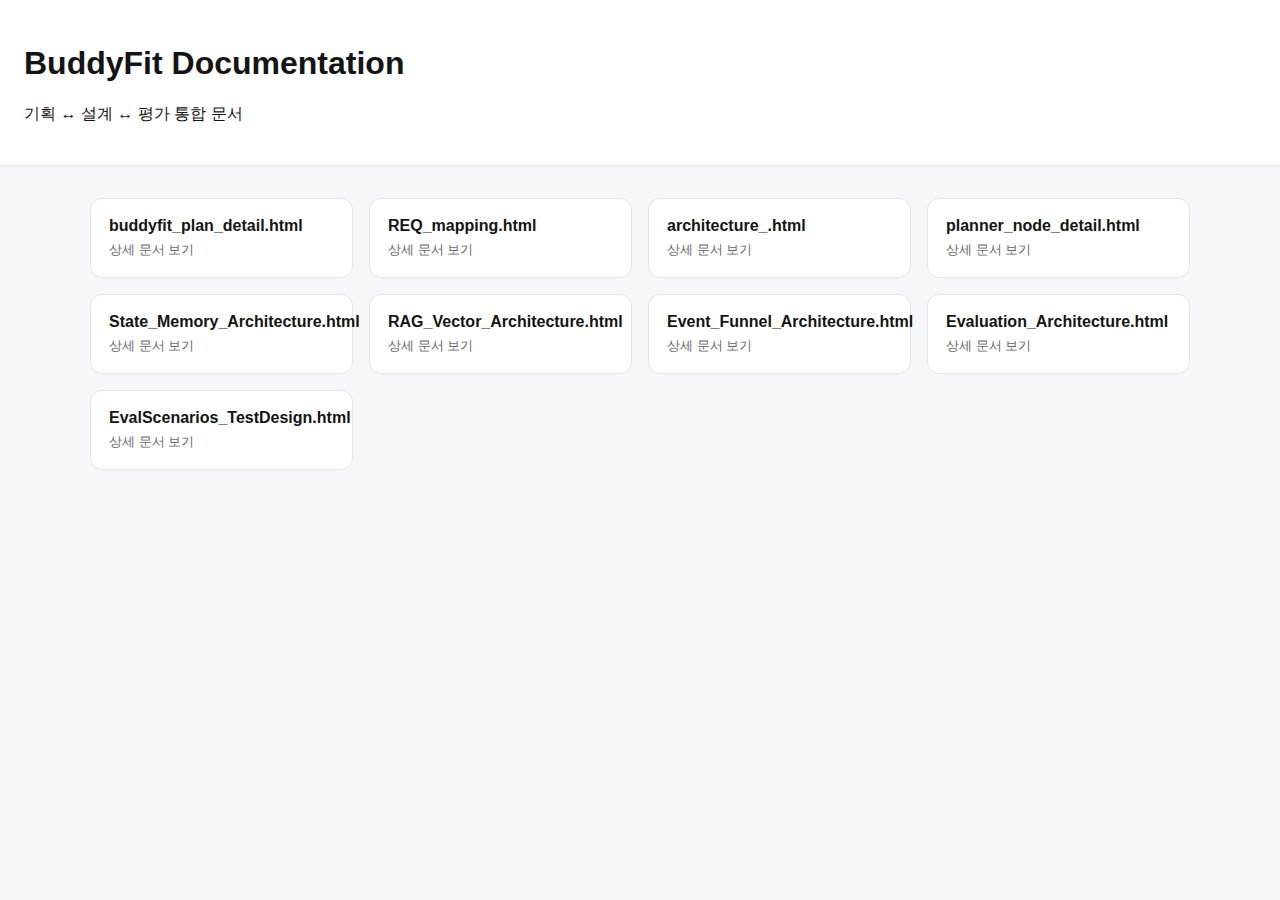
<file: buddyfit_docs/index.html>
<!doctype html>
<html lang="ko">
<head>
  <meta charset="utf-8" />
  <meta name="viewport" content="width=device-width,initial-scale=1" />
  <title>BuddyFit Documentation</title>
  <link rel="stylesheet" href="site.css" />
</head>
<body>
  <header class="topbar">
    <h1>BuddyFit Documentation</h1>
    <p>기획 ↔ 설계 ↔ 평가 통합 문서</p>
  </header>

  <main class="container">
    <div class="grid">

      <a class="card" href="buddyfit_plan_detail.html">
        <h2>buddyfit_plan_detail.html</h2>
        <p>상세 문서 보기</p>
      </a>

      <a class="card" href="REQ_mapping.html">
        <h2>REQ_mapping.html</h2>
        <p>상세 문서 보기</p>
      </a>

      <a class="card" href="architecture_.html">
        <h2>architecture_.html</h2>
        <p>상세 문서 보기</p>
      </a>

      <a class="card" href="planner_node_detail.html">
        <h2>planner_node_detail.html</h2>
        <p>상세 문서 보기</p>
      </a>

      <a class="card" href="State_Memory_Architecture.html">
        <h2>State_Memory_Architecture.html</h2>
        <p>상세 문서 보기</p>
      </a>

      <a class="card" href="RAG_Vector_Architecture.html">
        <h2>RAG_Vector_Architecture.html</h2>
        <p>상세 문서 보기</p>
      </a>

      <a class="card" href="Event_Funnel_Architecture.html">
        <h2>Event_Funnel_Architecture.html</h2>
        <p>상세 문서 보기</p>
      </a>

      <a class="card" href="Evaluation_Architecture.html">
        <h2>Evaluation_Architecture.html</h2>
        <p>상세 문서 보기</p>
      </a>

      <a class="card" href="EvalScenarios_TestDesign.html">
        <h2>EvalScenarios_TestDesign.html</h2>
        <p>상세 문서 보기</p>
      </a>

    </div>
  </main>
</body>
</html>
</file>
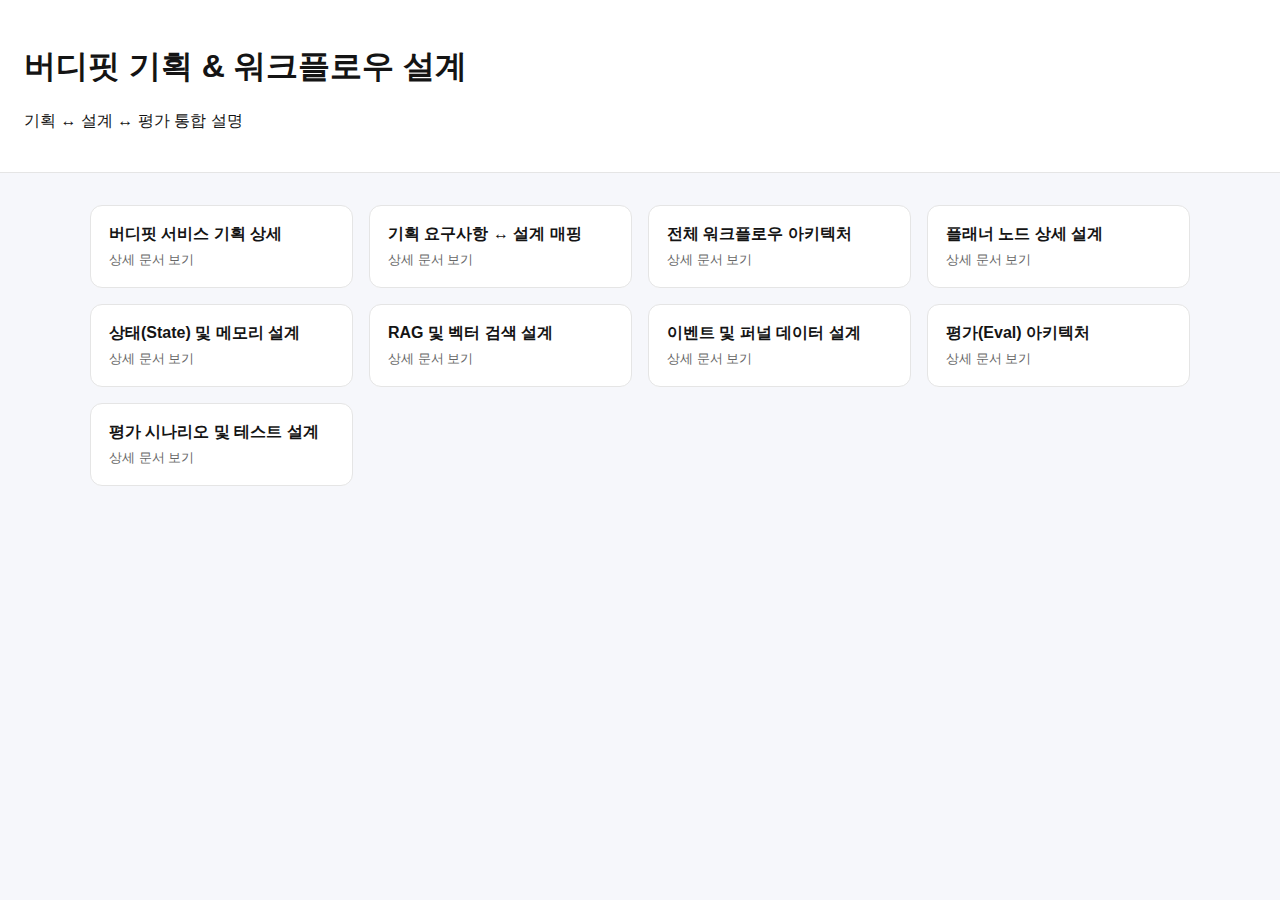
<file: docs/index.html>
<!doctype html>
<html lang="ko">
<head>
  <meta charset="utf-8" />
  <meta name="viewport" content="width=device-width,initial-scale=1" />
  <title>BuddyFit Documentation</title>
  <link rel="stylesheet" href="site.css" />
</head>
<body>
  <header class="topbar">
    <h1>버디핏 기획 & 워크플로우 설계</h1>
    <p>기획 ↔ 설계 ↔ 평가 통합 설명</p>
  </header>

  <main class="container">
    <div class="grid">

      <a class="card" href="buddyfit_plan_detail.html">
        <h2>버디핏 서비스 기획 상세</h2>
        <p>상세 문서 보기</p>
      </a>

      <a class="card" href="REQ_mapping.html">
        <h2>기획 요구사항 ↔ 설계 매핑</h2>
        <p>상세 문서 보기</p>
      </a>

      <a class="card" href="architecture_.html">
        <h2>전체 워크플로우 아키텍처</h2>
        <p>상세 문서 보기</p>
      </a>

      <a class="card" href="planner_node_detail.html">
        <h2>플래너 노드 상세 설계</h2>
        <p>상세 문서 보기</p>
      </a>

      <a class="card" href="State_Memory_Architecture.html">
        <h2>상태(State) 및 메모리 설계</h2>
        <p>상세 문서 보기</p>
      </a>

      <a class="card" href="RAG_Vector_Architecture.html">
        <h2>RAG 및 벡터 검색 설계</h2>
        <p>상세 문서 보기</p>
      </a>

      <a class="card" href="Event_Funnel_Architecture.html">
        <h2>이벤트 및 퍼널 데이터 설계</h2>
        <p>상세 문서 보기</p>
      </a>

      <a class="card" href="Evaluation_Architecture.html">
        <h2>평가(Eval) 아키텍처</h2>
        <p>상세 문서 보기</p>
      </a>

      <a class="card" href="EvalScenarios_TestDesign.html">
        <h2>평가 시나리오 및 테스트 설계</h2>
        <p>상세 문서 보기</p>
      </a>

    </div>
  </main>
</body>
</html>
</file>
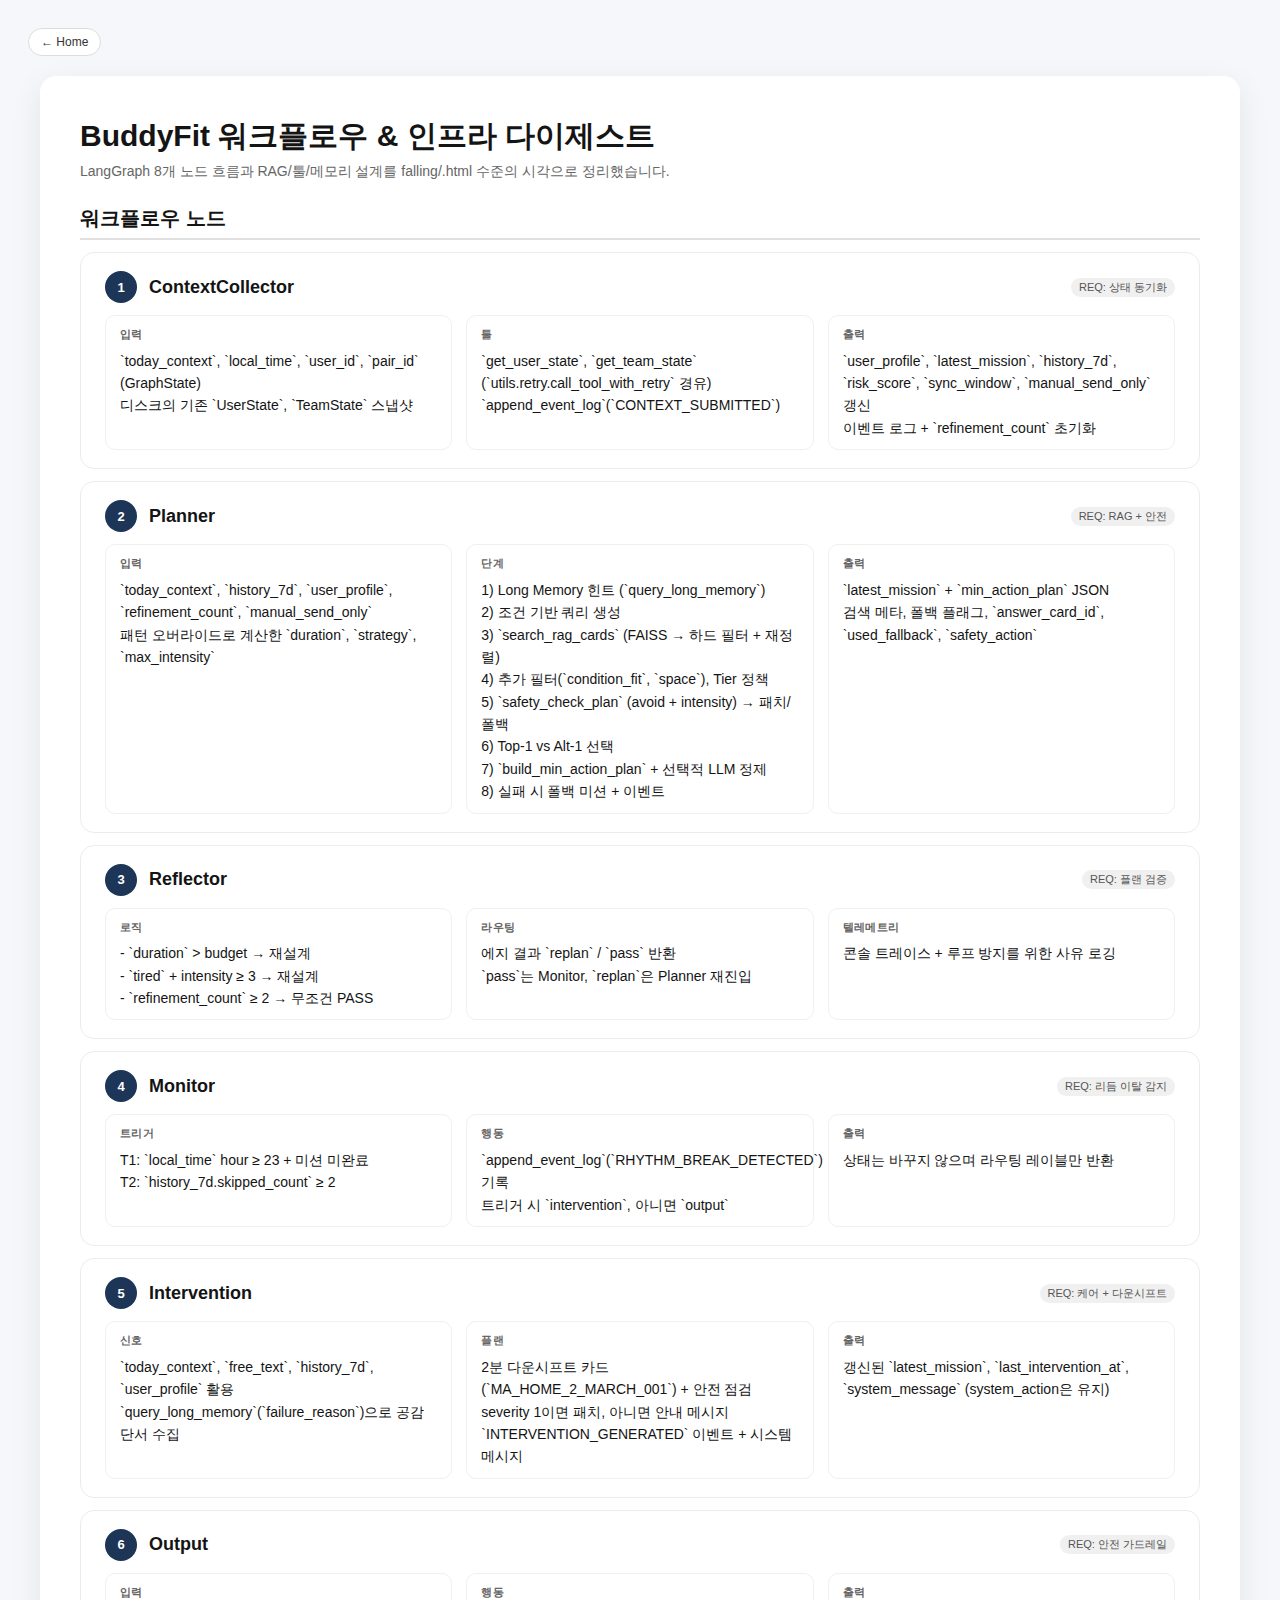
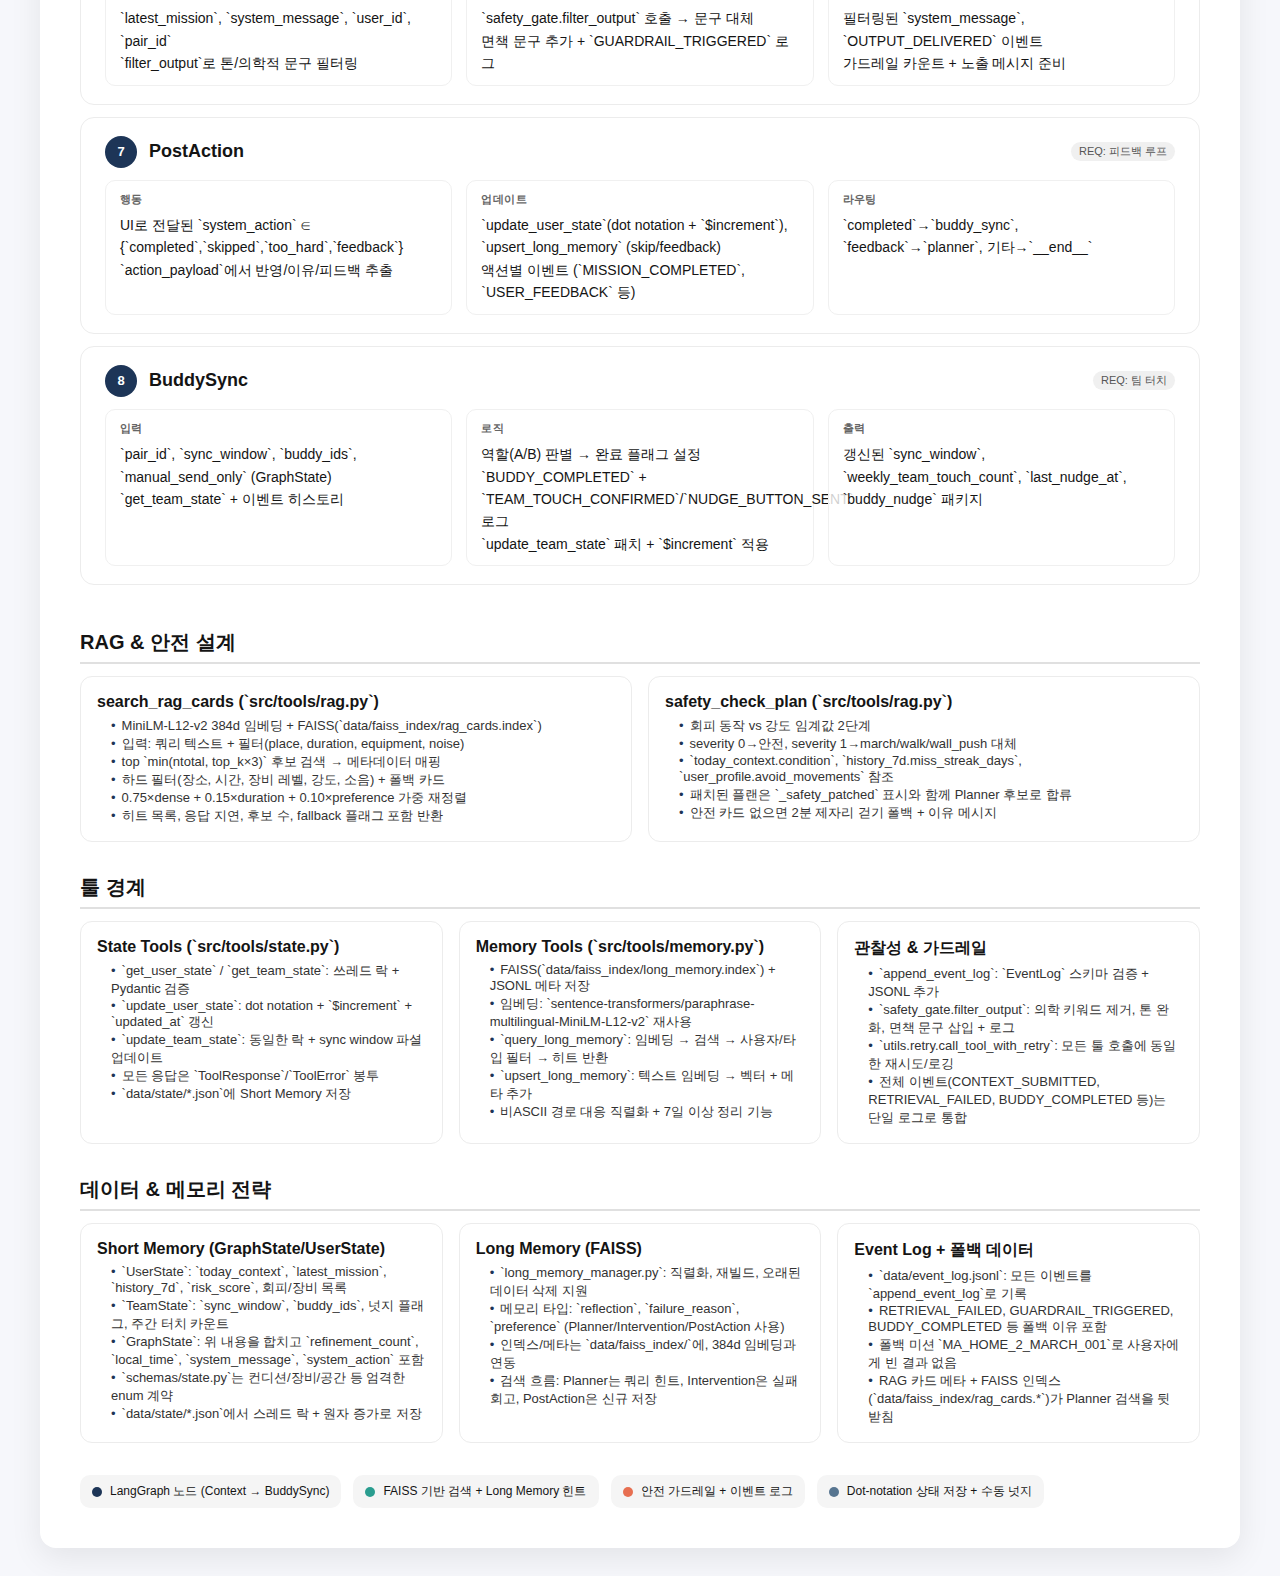
<file: buddyfit_docs/architecture_.html>
<!DOCTYPE html>
<html lang="ko">
<head>
<meta charset="UTF-8">
<title>BuddyFit 아키텍처 다이제스트</title>
<style>
  * { margin: 0; padding: 0; box-sizing: border-box; }
  body { font-family: 'Pretendard', -apple-system, 'Noto Sans KR', sans-serif; background: #f5f5f7; padding: 28px; color: #111; }
  .page { max-width: 1200px; margin: 0 auto; background: #fff; border-radius: 16px; padding: 40px; box-shadow: 0 10px 32px rgba(0,0,0,0.08); }
  h1 { font-size: 30px; font-weight: 800; margin-bottom: 6px; }
  .subtitle { font-size: 14px; color: #666; margin-bottom: 24px; }
  .section { margin-bottom: 32px; }
  .section-title { font-size: 20px; font-weight: 700; margin-bottom: 12px; border-bottom: 2px solid #e0e0e0; padding-bottom: 6px; }
  .pipeline { display: flex; flex-direction: column; gap: 0; }
  .stage { border-radius: 14px; padding: 18px 24px; position: relative; background: #fff; margin-bottom: 12px; border: 1px solid #ececec; }
  .stage-header { display: flex; align-items: center; gap: 12px; margin-bottom: 12px; }
  .stage-num { font-size: 13px; font-weight: 800; color: #fff; background: #1d3557; border-radius: 50%; width: 32px; height: 32px; display: flex; align-items: center; justify-content: center; flex-shrink: 0; }
  .stage-title { font-size: 18px; font-weight: 700; }
  .stage-req { font-size: 11px; color: #555; background: #f0f0f0; padding: 2px 8px; border-radius: 999px; margin-left: auto; }
  .stage-columns { display: grid; grid-template-columns: repeat(auto-fit, minmax(240px, 1fr)); gap: 14px; font-size: 14px; line-height: 1.6; }
  .col { background: rgba(255,255,255,0.8); border-radius: 10px; padding: 10px 14px; border: 1px solid #f0f0f0; }
  .col-label { font-size: 11px; font-weight: 700; color: #666; text-transform: uppercase; letter-spacing: 0.4px; margin-bottom: 6px; }
  .highlight { background: #fff3d4; padding: 2px 6px; border-radius: 4px; font-weight: 600; }
  .badge { display: inline-flex; align-items: center; gap: 4px; background: #e4f0ff; color: #1565c0; padding: 2px 6px; border-radius: 5px; font-size: 11px; font-weight: 600; }
  .legend-strip { display: flex; flex-wrap: wrap; gap: 12px; margin-top: 16px; }
  .legend-item { display: flex; align-items: center; gap: 8px; padding: 8px 12px; border-radius: 10px; background: #f5f5f5; font-size: 12px; }
  .legend-dot { width: 10px; height: 10px; border-radius: 50%; }
  code { background: #f1f3f5; padding: 1px 4px; border-radius: 4px; font-size: 12px; }
  .detail-grid { display: grid; grid-template-columns: repeat(auto-fit, minmax(280px, 1fr)); gap: 16px; }
  .detail-card { border-radius: 12px; padding: 16px; border: 1px solid #ececec; background: #fff; }
  .detail-card h3 { font-size: 16px; margin-bottom: 6px; }
  .detail-card ul { margin-top: 6px; list-style: none; padding-left: 14px; font-size: 13px; color: #333; }
  .detail-card ul li::before { content: "•"; margin-right: 6px; color: #1d3557; }
</style>
  <link rel="stylesheet" href="site.css" />
</head>
<body>

<nav class="nav">
  <a href="index.html">← Home</a>
</nav>

<div class="page">
  <h1>BuddyFit 워크플로우 & 인프라 다이제스트</h1>
  <p class="subtitle">LangGraph 8개 노드 흐름과 RAG/툴/메모리 설계를 falling/.html 수준의 시각으로 정리했습니다.</p>
  <div class="section">
    <div class="section-title">워크플로우 노드</div>
    <div class="pipeline">
      <div class="stage">
        <div class="stage-header">
          <div class="stage-num">1</div>
          <div class="stage-title">ContextCollector</div>
          <div class="stage-req">REQ: 상태 동기화</div>
        </div>
        <div class="stage-columns">
          <div class="col">
            <div class="col-label">입력</div>
            `today_context`, `local_time`, `user_id`, `pair_id` (GraphState)<br>
            디스크의 기존 `UserState`, `TeamState` 스냅샷
          </div>
          <div class="col">
            <div class="col-label">툴</div>
            `get_user_state`, `get_team_state` (`utils.retry.call_tool_with_retry` 경유)<br>
            `append_event_log`(`CONTEXT_SUBMITTED`)
          </div>
          <div class="col">
            <div class="col-label">출력</div>
            `user_profile`, `latest_mission`, `history_7d`, `risk_score`, `sync_window`, `manual_send_only` 갱신<br>
            이벤트 로그 + `refinement_count` 초기화
          </div>
        </div>
      </div>
      <div class="stage">
        <div class="stage-header">
          <div class="stage-num">2</div>
          <div class="stage-title">Planner</div>
          <div class="stage-req">REQ: RAG + 안전</div>
        </div>
        <div class="stage-columns">
          <div class="col">
            <div class="col-label">입력</div>
            `today_context`, `history_7d`, `user_profile`, `refinement_count`, `manual_send_only`<br>
            패턴 오버라이드로 계산한 `duration`, `strategy`, `max_intensity`
          </div>
          <div class="col">
            <div class="col-label">단계</div>
            1) Long Memory 힌트 (`query_long_memory`)<br>
            2) 조건 기반 쿼리 생성<br>
            3) `search_rag_cards` (FAISS → 하드 필터 + 재정렬)<br>
            4) 추가 필터(`condition_fit`, `space`), Tier 정책<br>
            5) `safety_check_plan` (avoid + intensity) → 패치/폴백<br>
            6) Top-1 vs Alt-1 선택<br>
            7) `build_min_action_plan` + 선택적 LLM 정제<br>
            8) 실패 시 폴백 미션 + 이벤트
          </div>
          <div class="col">
            <div class="col-label">출력</div>
            `latest_mission` + `min_action_plan` JSON<br>
            검색 메타, 폴백 플래그, `answer_card_id`, `used_fallback`, `safety_action`
          </div>
        </div>
      </div>
      <div class="stage">
        <div class="stage-header">
          <div class="stage-num">3</div>
          <div class="stage-title">Reflector</div>
          <div class="stage-req">REQ: 플랜 검증</div>
        </div>
        <div class="stage-columns">
          <div class="col">
            <div class="col-label">로직</div>
            - `duration` > budget → 재설계<br>
            - `tired` + intensity ≥ 3 → 재설계<br>
            - `refinement_count` ≥ 2 → 무조건 PASS
          </div>
          <div class="col">
            <div class="col-label">라우팅</div>
            에지 결과 `replan` / `pass` 반환<br>
            `pass`는 Monitor, `replan`은 Planner 재진입
          </div>
          <div class="col">
            <div class="col-label">텔레메트리</div>
            콘솔 트레이스 + 루프 방지를 위한 사유 로깅
          </div>
        </div>
      </div>
      <div class="stage">
        <div class="stage-header">
          <div class="stage-num">4</div>
          <div class="stage-title">Monitor</div>
          <div class="stage-req">REQ: 리듬 이탈 감지</div>
        </div>
        <div class="stage-columns">
          <div class="col">
            <div class="col-label">트리거</div>
            T1: `local_time` hour ≥ 23 + 미션 미완료<br>
            T2: `history_7d.skipped_count` ≥ 2
          </div>
          <div class="col">
            <div class="col-label">행동</div>
            `append_event_log`(`RHYTHM_BREAK_DETECTED`) 기록<br>
            트리거 시 `intervention`, 아니면 `output`
          </div>
          <div class="col">
            <div class="col-label">출력</div>
            상태는 바꾸지 않으며 라우팅 레이블만 반환
          </div>
        </div>
      </div>
      <div class="stage">
        <div class="stage-header">
          <div class="stage-num">5</div>
          <div class="stage-title">Intervention</div>
          <div class="stage-req">REQ: 케어 + 다운시프트</div>
        </div>
        <div class="stage-columns">
          <div class="col">
            <div class="col-label">신호</div>
            `today_context`, `free_text`, `history_7d`, `user_profile` 활용<br>
            `query_long_memory`(`failure_reason`)으로 공감 단서 수집
          </div>
          <div class="col">
            <div class="col-label">플랜</div>
            2분 다운시프트 카드(`MA_HOME_2_MARCH_001`) + 안전 점검<br>
            severity 1이면 패치, 아니면 안내 메시지<br>
            `INTERVENTION_GENERATED` 이벤트 + 시스템 메시지
          </div>
          <div class="col">
            <div class="col-label">출력</div>
            갱신된 `latest_mission`, `last_intervention_at`, `system_message` (system_action은 유지)
          </div>
        </div>
      </div>
      <div class="stage">
        <div class="stage-header">
          <div class="stage-num">6</div>
          <div class="stage-title">Output</div>
          <div class="stage-req">REQ: 안전 가드레일</div>
        </div>
        <div class="stage-columns">
          <div class="col">
            <div class="col-label">입력</div>
            `latest_mission`, `system_message`, `user_id`, `pair_id`<br>
            `filter_output`로 톤/의학적 문구 필터링
          </div>
          <div class="col">
            <div class="col-label">행동</div>
            `safety_gate.filter_output` 호출 → 문구 대체<br>
            면책 문구 추가 + `GUARDRAIL_TRIGGERED` 로그
          </div>
          <div class="col">
            <div class="col-label">출력</div>
            필터링된 `system_message`, `OUTPUT_DELIVERED` 이벤트<br>
            가드레일 카운트 + 노출 메시지 준비
          </div>
        </div>
      </div>
      <div class="stage">
        <div class="stage-header">
          <div class="stage-num">7</div>
          <div class="stage-title">PostAction</div>
          <div class="stage-req">REQ: 피드백 루프</div>
        </div>
        <div class="stage-columns">
          <div class="col">
            <div class="col-label">행동</div>
            UI로 전달된 `system_action` ∈ {`completed`,`skipped`,`too_hard`,`feedback`}<br>
            `action_payload`에서 반영/이유/피드백 추출
          </div>
          <div class="col">
            <div class="col-label">업데이트</div>
            `update_user_state`(dot notation + `$increment`), `upsert_long_memory` (skip/feedback)<br>
            액션별 이벤트 (`MISSION_COMPLETED`, `USER_FEEDBACK` 등)
          </div>
          <div class="col">
            <div class="col-label">라우팅</div>
            `completed`→`buddy_sync`, `feedback`→`planner`, 기타→`__end__`
          </div>
        </div>
      </div>
      <div class="stage">
        <div class="stage-header">
          <div class="stage-num">8</div>
          <div class="stage-title">BuddySync</div>
          <div class="stage-req">REQ: 팀 터치</div>
        </div>
        <div class="stage-columns">
          <div class="col">
            <div class="col-label">입력</div>
            `pair_id`, `sync_window`, `buddy_ids`, `manual_send_only` (GraphState)<br>
            `get_team_state` + 이벤트 히스토리
          </div>
          <div class="col">
            <div class="col-label">로직</div>
            역할(A/B) 판별 → 완료 플래그 설정<br>
            `BUDDY_COMPLETED` + `TEAM_TOUCH_CONFIRMED`/`NUDGE_BUTTON_SENT` 로그<br>
            `update_team_state` 패치 + `$increment` 적용
          </div>
          <div class="col">
            <div class="col-label">출력</div>
            갱신된 `sync_window`, `weekly_team_touch_count`, `last_nudge_at`, `buddy_nudge` 패키지
          </div>
        </div>
      </div>
    </div>
  </div>
  <div class="section">
    <div class="section-title">RAG & 안전 설계</div>
    <div class="detail-grid">
      <div class="detail-card">
        <h3>search_rag_cards (`src/tools/rag.py`)</h3>
        <ul>
          <li>MiniLM-L12-v2 384d 임베딩 + FAISS(`data/faiss_index/rag_cards.index`)</li>
          <li>입력: 쿼리 텍스트 + 필터(place, duration, equipment, noise)</li>
          <li>top `min(ntotal, top_k×3)` 후보 검색 → 메타데이터 매핑</li>
          <li>하드 필터(장소, 시간, 장비 레벨, 강도, 소음) + 폴백 카드</li>
          <li>0.75×dense + 0.15×duration + 0.10×preference 가중 재정렬</li>
          <li>히트 목록, 응답 지연, 후보 수, fallback 플래그 포함 반환</li>
        </ul>
      </div>
      <div class="detail-card">
        <h3>safety_check_plan (`src/tools/rag.py`)</h3>
        <ul>
          <li>회피 동작 vs 강도 임계값 2단계</li>
          <li>severity 0→안전, severity 1→march/walk/wall_push 대체</li>
          <li>`today_context.condition`, `history_7d.miss_streak_days`, `user_profile.avoid_movements` 참조</li>
          <li>패치된 플랜은 `_safety_patched` 표시와 함께 Planner 후보로 합류</li>
          <li>안전 카드 없으면 2분 제자리 걷기 폴백 + 이유 메시지</li>
        </ul>
      </div>
    </div>
  </div>
  <div class="section">
    <div class="section-title">툴 경계</div>
    <div class="detail-grid">
      <div class="detail-card">
        <h3>State Tools (`src/tools/state.py`)</h3>
        <ul>
          <li>`get_user_state` / `get_team_state`: 쓰레드 락 + Pydantic 검증</li>
          <li>`update_user_state`: dot notation + `$increment` + `updated_at` 갱신</li>
          <li>`update_team_state`: 동일한 락 + sync window 파셜 업데이트</li>
          <li>모든 응답은 `ToolResponse`/`ToolError` 봉투</li>
          <li>`data/state/*.json`에 Short Memory 저장</li>
        </ul>
      </div>
      <div class="detail-card">
        <h3>Memory Tools (`src/tools/memory.py`)</h3>
        <ul>
          <li>FAISS(`data/faiss_index/long_memory.index`) + JSONL 메타 저장</li>
          <li>임베딩: `sentence-transformers/paraphrase-multilingual-MiniLM-L12-v2` 재사용</li>
          <li>`query_long_memory`: 임베딩 → 검색 → 사용자/타입 필터 → 히트 반환</li>
          <li>`upsert_long_memory`: 텍스트 임베딩 → 벡터 + 메타 추가</li>
          <li>비ASCII 경로 대응 직렬화 + 7일 이상 정리 기능</li>
        </ul>
      </div>
      <div class="detail-card">
        <h3>관찰성 & 가드레일</h3>
        <ul>
          <li>`append_event_log`: `EventLog` 스키마 검증 + JSONL 추가</li>
          <li>`safety_gate.filter_output`: 의학 키워드 제거, 톤 완화, 면책 문구 삽입 + 로그</li>
          <li>`utils.retry.call_tool_with_retry`: 모든 툴 호출에 동일한 재시도/로깅</li>
          <li>전체 이벤트(CONTEXT_SUBMITTED, RETRIEVAL_FAILED, BUDDY_COMPLETED 등)는 단일 로그로 통합</li>
        </ul>
      </div>
    </div>
  </div>
  <div class="section">
    <div class="section-title">데이터 & 메모리 전략</div>
    <div class="detail-grid">
      <div class="detail-card">
        <h3>Short Memory (GraphState/UserState)</h3>
        <ul>
          <li>`UserState`: `today_context`, `latest_mission`, `history_7d`, `risk_score`, 회피/장비 목록</li>
          <li>`TeamState`: `sync_window`, `buddy_ids`, 넛지 플래그, 주간 터치 카운트</li>
          <li>`GraphState`: 위 내용을 합치고 `refinement_count`, `local_time`, `system_message`, `system_action` 포함</li>
          <li>`schemas/state.py`는 컨디션/장비/공간 등 엄격한 enum 계약</li>
          <li>`data/state/*.json`에서 스레드 락 + 원자 증가로 저장</li>
        </ul>
      </div>
      <div class="detail-card">
        <h3>Long Memory (FAISS)</h3>
        <ul>
          <li>`long_memory_manager.py`: 직렬화, 재빌드, 오래된 데이터 삭제 지원</li>
          <li>메모리 타입: `reflection`, `failure_reason`, `preference` (Planner/Intervention/PostAction 사용)</li>
          <li>인덱스/메타는 `data/faiss_index/`에, 384d 임베딩과 연동</li>
          <li>검색 흐름: Planner는 쿼리 힌트, Intervention은 실패회고, PostAction은 신규 저장</li>
        </ul>
      </div>
      <div class="detail-card">
        <h3>Event Log + 폴백 데이터</h3>
        <ul>
          <li>`data/event_log.jsonl`: 모든 이벤트를 `append_event_log`로 기록</li>
          <li>RETRIEVAL_FAILED, GUARDRAIL_TRIGGERED, BUDDY_COMPLETED 등 폴백 이유 포함</li>
          <li>폴백 미션 `MA_HOME_2_MARCH_001`로 사용자에게 빈 결과 없음</li>
          <li>RAG 카드 메타 + FAISS 인덱스(`data/faiss_index/rag_cards.*`)가 Planner 검색을 뒷받침</li>
        </ul>
      </div>
    </div>
  </div>
  <div class="legend-strip">
    <div class="legend-item"><span class="legend-dot" style="background:#1d3557"></span> LangGraph 노드 (Context → BuddySync)</div>
    <div class="legend-item"><span class="legend-dot" style="background:#2a9d8f"></span> FAISS 기반 검색 + Long Memory 힌트</div>
    <div class="legend-item"><span class="legend-dot" style="background:#e76f51"></span> 안전 가드레일 + 이벤트 로그</div>
    <div class="legend-item"><span class="legend-dot" style="background:#577590"></span> Dot-notation 상태 저장 + 수동 넛지</div>
  </div>
</div>
</body>
</html>
</file>
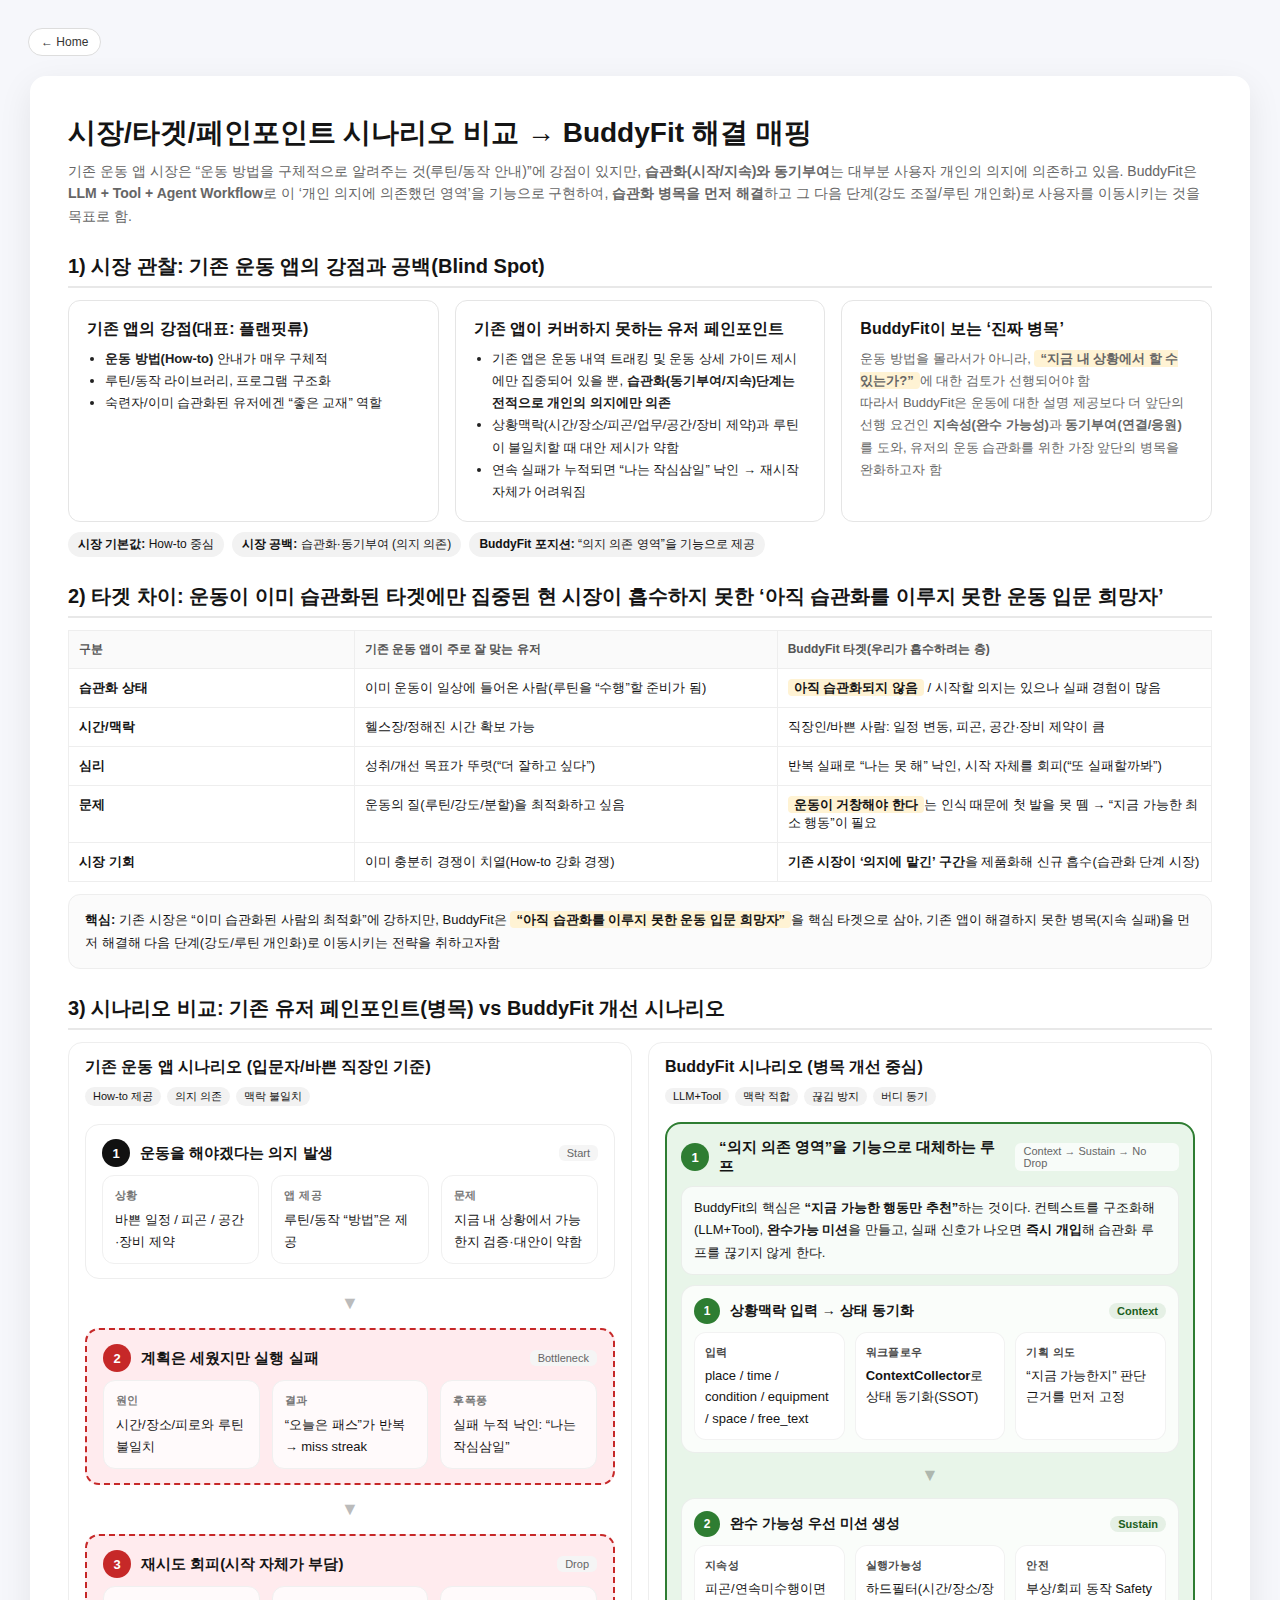
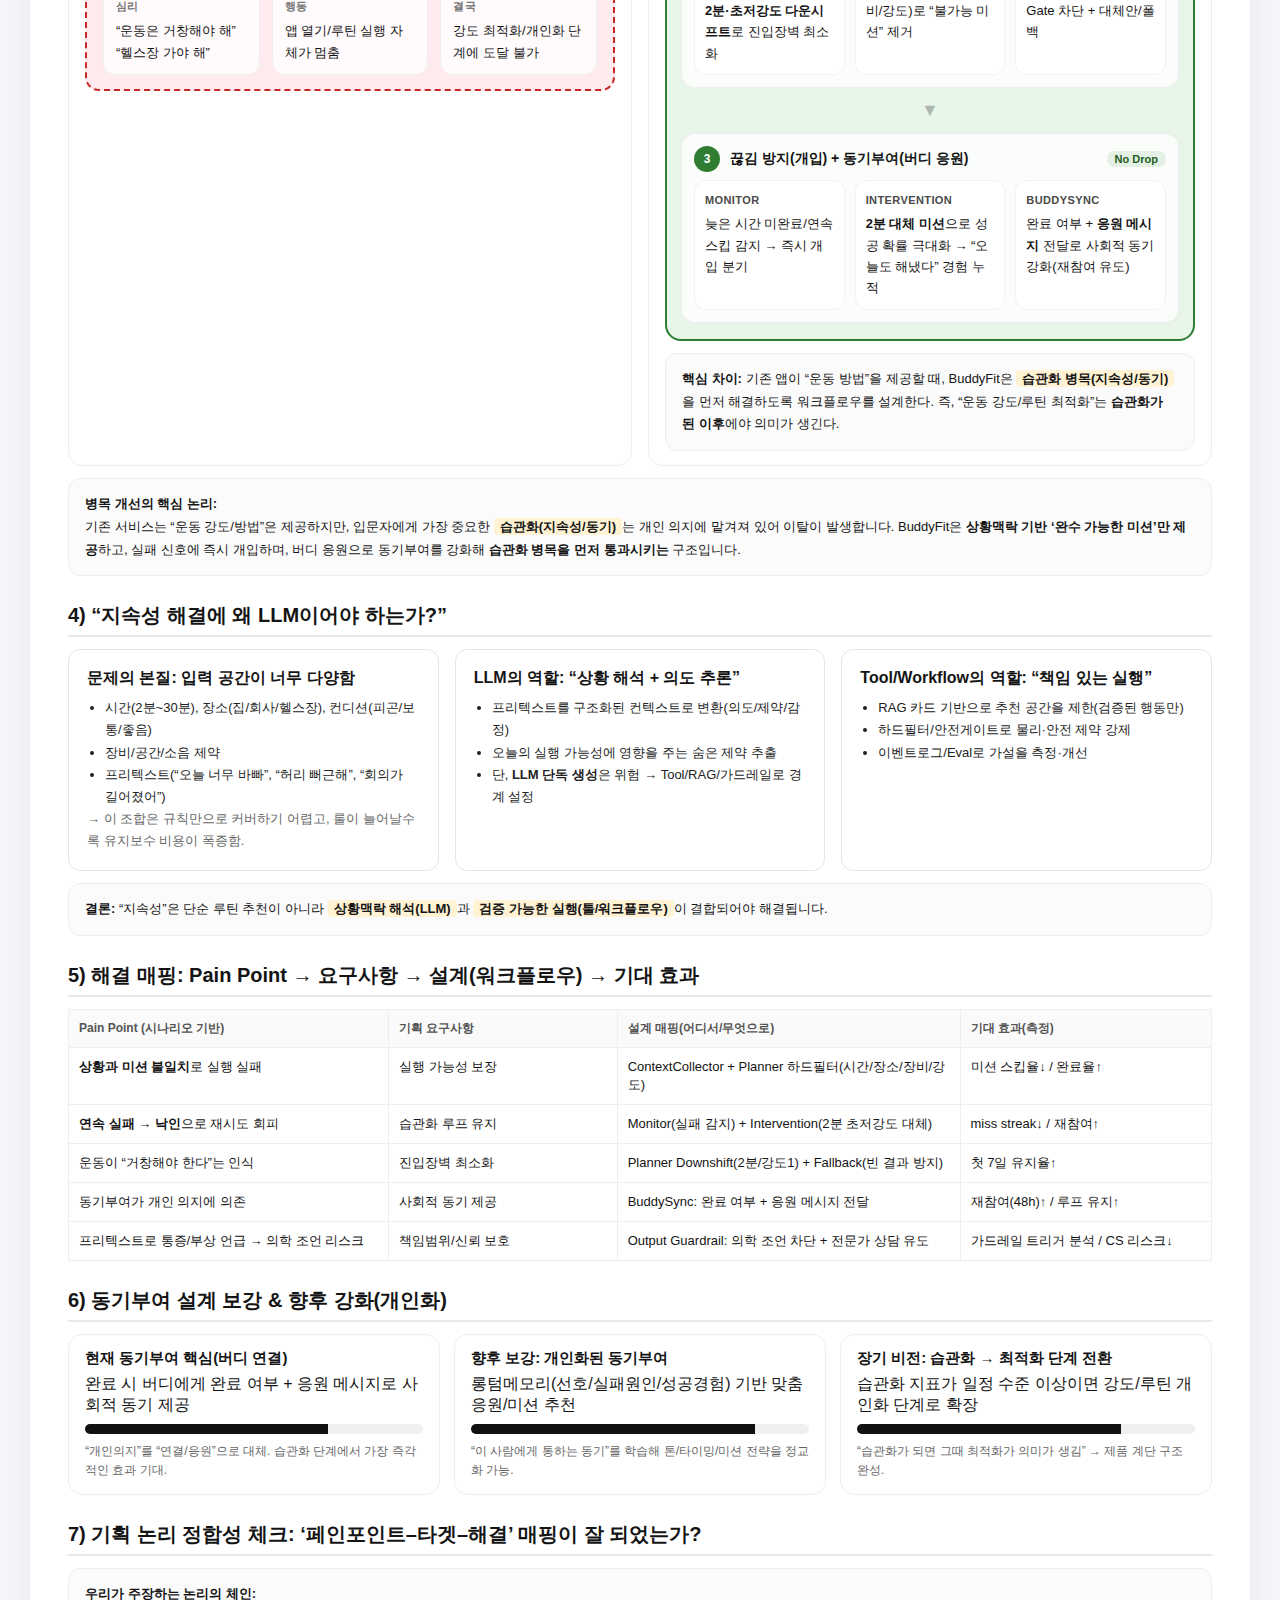
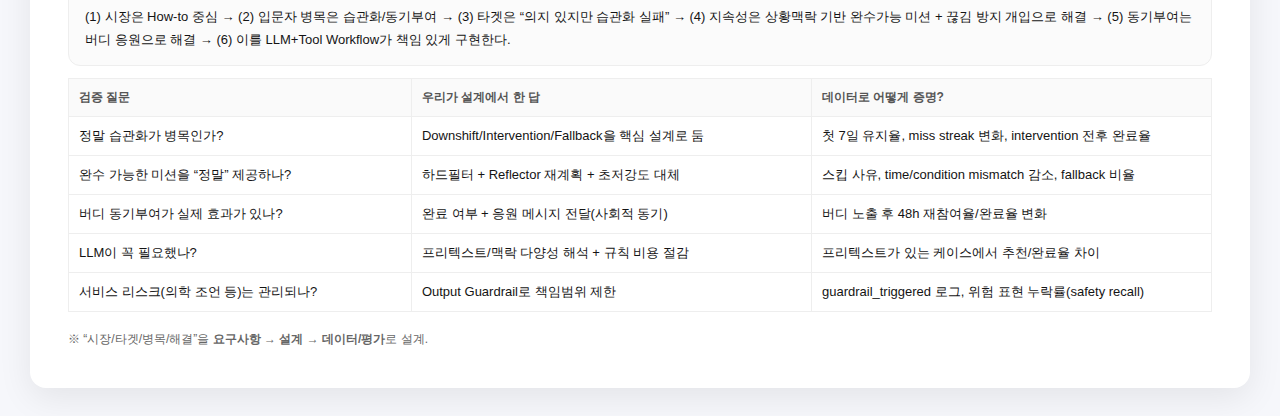
<file: buddyfit_docs/buddyfit_plan_detail.html>
<!DOCTYPE html>
<html lang="ko">
<head>
<meta charset="UTF-8">
<title>BuddyFit — 시장/타겟/페인포인트/시나리오 비교 & 해결 매핑</title>
<style>
  * { margin:0; padding:0; box-sizing:border-box; }
  body { font-family:'Pretendard', -apple-system, 'Noto Sans KR', sans-serif; background:#f6f7fb; padding:28px; color:#141414; }
  .page { max-width:1220px; margin:0 auto; background:#fff; border-radius:16px; padding:38px; box-shadow:0 10px 34px rgba(0,0,0,0.08); }
  h1 { font-size:28px; font-weight:900; margin-bottom:8px; }
  .subtitle { color:#666; font-size:14px; line-height:1.6; margin-bottom:22px; }

  .section { margin-top:26px; }
  .section-title { font-size:20px; font-weight:900; margin-bottom:12px; border-bottom:2px solid #e8e8e8; padding-bottom:6px; }

  .pill-row { display:flex; flex-wrap:wrap; gap:8px; margin:10px 0 0; }
  .pill { font-size:12px; background:#f2f2f2; border-radius:999px; padding:4px 10px; }
  .pill b { color:#111; }

  .callout { background:#fbfbfb; border:1px solid #eee; border-radius:12px; padding:14px 16px; margin-top:12px; line-height:1.75; font-size:13px; }
  .callout strong { font-weight:900; }
  .k { background:#fff3d4; padding:1px 6px; border-radius:4px; font-weight:900; }

  .grid { display:grid; grid-template-columns:repeat(auto-fit, minmax(280px, 1fr)); gap:14px; margin-top:12px; }
  .card { border:1px solid #eee; border-radius:14px; padding:14px 16px; background:#fff; }
  .card h3 { font-size:16px; margin-bottom:8px; }
  .card p, .card li { font-size:13px; line-height:1.7; color:#222; }
  ul { padding-left:18px; margin-top:6px; }

  .compare { display:grid; grid-template-columns: 1fr 1fr; gap:16px; margin-top:12px; }
  .col { border:1px solid #eee; border-radius:14px; padding:14px 16px; background:#fff; }
  .col h3 { font-size:16px; margin-bottom:8px; }
  .tag { display:inline-block; font-size:11px; padding:2px 8px; border-radius:999px; background:#f2f2f2; margin-right:6px; margin-bottom:6px; }

  .flow { display:flex; flex-direction:column; gap:10px; margin-top:12px; }
  .step { border:1px solid #eee; border-radius:14px; padding:14px 16px; background:#fff; position:relative; }
  .step-head { display:flex; align-items:center; gap:10px; margin-bottom:8px; }
  .num { width:28px; height:28px; border-radius:50%; background:#111; color:#fff; display:flex; align-items:center; justify-content:center; font-weight:900; font-size:13px; flex:0 0 auto; }
  .title { font-weight:900; font-size:15px; }
  .req { margin-left:auto; font-size:11px; background:#f5f5f5; padding:2px 8px; border-radius:6px; color:#666; }
  .body { display:grid; grid-template-columns:1fr 1fr 1fr; gap:12px; font-size:13px; line-height:1.7; }
  .box { border:1px solid #f0f0f0; border-radius:12px; padding:10px 12px; background:rgba(255,255,255,0.75); }
  .lbl { font-size:11px; text-transform:uppercase; color:#777; font-weight:900; margin-bottom:4px; letter-spacing:0.4px; }

  .bottleneck { border:2px dashed #c62828; background:#ffebee; }
  .bottleneck .num { background:#c62828; }
  .improve { border:2px solid #388e3c; background:#e8f5e9; }
  .improve .num { background:#388e3c; }

  .arrow { text-align:center; font-size:18px; color:#bbb; padding:4px 0; }

  table { width:100%; border-collapse:collapse; font-size:13px; margin-top:12px; }
  th, td { border:1px solid #eee; padding:10px; vertical-align:top; }
  th { background:#fafafa; font-size:12px; text-align:left; color:#555; }
  td b { font-weight:900; }
  code { background:#f1f3f5; padding:1px 5px; border-radius:4px; font-size:12px; }

  .scoregrid { display:grid; grid-template-columns:repeat(auto-fit, minmax(260px,1fr)); gap:14px; margin-top:12px; }
  .scorecard { border:1px solid #eee; border-radius:14px; padding:14px 16px; background:#fff; }
  .scorecard h3 { font-size:15px; margin-bottom:6px; }
  .meter { height:10px; background:#f0f0f0; border-radius:999px; overflow:hidden; margin-top:8px; }
  .bar { height:100%; background:#111; width:78%; }
  .note { color:#666; font-size:12px; line-height:1.6; margin-top:8px; }

  .footer { margin-top:18px; font-size:12px; color:#666; line-height:1.65; }

  /* ====== (보완) BuddyFit 시나리오 오른쪽 패널 전용: 빈 공간/세로문구 문제 해결 ====== */
  .bf-panel {
    border: 2px solid #2e7d32;
    background: #e8f5e9;
    border-radius: 16px;
    padding: 14px 14px 16px;
    margin-top: 10px;
  }
  .bf-panel-head {
    display: flex;
    align-items: center;
    gap: 10px;
    margin-bottom: 10px;
  }
  .bf-panel-head .num {
    background: #2e7d32;
  }
  .bf-panel-head .title {
    font-size: 15px;
  }
  .bf-panel-head .req {
    background: rgba(255,255,255,0.7);
  }
  .bf-summary {
    font-size: 13px;
    line-height: 1.7;
    background: rgba(255,255,255,0.7);
    border-radius: 12px;
    padding: 10px 12px;
    border: 1px solid rgba(0,0,0,0.06);
    margin-bottom: 10px;
  }
  .bf-summary b { font-weight: 900; }
  .bf-steps { display:flex; flex-direction:column; gap:10px; }
  .bf-step {
    background: rgba(255,255,255,0.78);
    border: 1px solid rgba(0,0,0,0.06);
    border-radius: 14px;
    padding: 12px 12px;
  }
  .bf-step-head { display:flex; align-items:center; gap:10px; margin-bottom:8px; }
  .bf-step-num {
    width: 26px; height: 26px;
    border-radius: 50%;
    background: #2e7d32;
    color: #fff;
    display:flex; align-items:center; justify-content:center;
    font-weight: 900;
    font-size: 12px;
    flex: 0 0 auto;
  }
  .bf-step-title { font-weight:900; font-size:14px; }
  .bf-step-tag {
    margin-left:auto;
    font-size:11px;
    padding:2px 8px;
    border-radius:999px;
    background: rgba(46,125,50,0.10);
    color:#1b5e20;
    font-weight:800;
  }
  .bf-grid {
    display:grid;
    grid-template-columns: 1fr 1fr 1fr;
    gap: 10px;
  }
  .bf-box {
    border-radius: 12px;
    padding: 10px 10px;
    background: rgba(255,255,255,0.9);
    border: 1px solid rgba(0,0,0,0.05);
    font-size: 13px;
    line-height: 1.65;
  }
  .bf-lbl {
    font-size: 11px;
    text-transform: uppercase;
    letter-spacing: .4px;
    color: #4a4a4a;
    font-weight: 900;
    margin-bottom: 4px;
  }
  .bf-arrow { text-align:center; color: rgba(0,0,0,0.25); font-size: 18px; margin: 2px 0; }

  @media (max-width: 980px) {
    .compare { grid-template-columns: 1fr; }
    .body { grid-template-columns: 1fr; }
    .bf-grid { grid-template-columns: 1fr; }
  }
</style>
  <link rel="stylesheet" href="site.css" />
</head>
<body>

<nav class="nav">
  <a href="index.html">← Home</a>
</nav>

<div class="page">

  <h1>시장/타겟/페인포인트 시나리오 비교 → BuddyFit 해결 매핑</h1>
  <p class="subtitle">
    기존 운동 앱 시장은 “운동 방법을 구체적으로 알려주는 것(루틴/동작 안내)”에 강점이 있지만,
    <b>습관화(시작/지속)와 동기부여</b>는 대부분 사용자 개인의 의지에 의존하고 있음.
    BuddyFit은 <b>LLM + Tool + Agent Workflow</b>로 이 ‘개인 의지에 의존했던 영역’을 기능으로 구현하여,
    <b>습관화 병목을 먼저 해결</b>하고 그 다음 단계(강도 조절/루틴 개인화)로 사용자를 이동시키는 것을 목표로 함.
  </p>

  <!-- 1) 시장 관찰 -->
  <div class="section">
    <div class="section-title">1) 시장 관찰: 기존 운동 앱의 강점과 공백(Blind Spot)</div>

    <div class="grid">
      <div class="card">
        <h3>기존 앱의 강점(대표: 플랜핏류)</h3>
        <ul>
          <li><b>운동 방법(How-to)</b> 안내가 매우 구체적</li>
          <li>루틴/동작 라이브러리, 프로그램 구조화</li>
          <li>숙련자/이미 습관화된 유저에겐 “좋은 교재” 역할</li>
        </ul>
      </div>
      <div class="card">
        <h3>기존 앱이 커버하지 못하는 유저 페인포인트</h3>
        <ul>
          <li>기존 앱은 운동 내역 트래킹 및 운동 상세 가이드 제시에만 집중되어 있을 뿐, <b> 습관화(동기부여/지속)단계는 전적으로 개인의 의지에만 의존</b></li>
          <li>상황맥락(시간/장소/피곤/업무/공간/장비 제약)과 루틴이 불일치할 때 대안 제시가 약함</li>
          <li>연속 실패가 누적되면 “나는 작심삼일” 낙인 → 재시작 자체가 어려워짐</li>
        </ul>
      </div>
      <div class="card">
        <h3>BuddyFit이 보는 ‘진짜 병목’</h3>
        <p>
          운동 방법을 몰라서가 아니라, <span class="k">“지금 내 상황에서 할 수 있는가?”</span>에 대한 검토가 선행되어야 함<br>
          따라서 BuddyFit은 운동에 대한 설명 제공보다 더 앞단의 선행 요건인 <b>지속성(완수 가능성)</b>과 <b>동기부여(연결/응원)</b>를 도와, 유저의 운동 습관화를 위한 가장 앞단의 병목을 완화하고자 함
        </p>
      </div>
    </div>

    <div class="pill-row">
      <span class="pill"><b>시장 기본값:</b> How-to 중심</span>
      <span class="pill"><b>시장 공백:</b> 습관화·동기부여 (의지 의존)</span>
      <span class="pill"><b>BuddyFit 포지션:</b> “의지 의존 영역”을 기능으로 제공</span>
    </div>
  </div>

  <!-- 2) 타겟 정의 -->
  <div class="section">
    <div class="section-title">2) 타겟 차이: 운동이 이미 습관화된 타겟에만 집중된 현 시장이 흡수하지 못한 ‘아직 습관화를 이루지 못한 운동 입문 희망자’</div>

    <table>
      <thead>
        <tr>
          <th style="width:25%">구분</th>
          <th style="width:37%">기존 운동 앱이 주로 잘 맞는 유저</th>
          <th style="width:38%">BuddyFit 타겟(우리가 흡수하려는 층)</th>
        </tr>
      </thead>
      <tbody>
        <tr>
          <td><b>습관화 상태</b></td>
          <td>이미 운동이 일상에 들어온 사람(루틴을 “수행”할 준비가 됨)</td>
          <td><span class="k">아직 습관화되지 않음</span> / 시작할 의지는 있으나 실패 경험이 많음</td>
        </tr>
        <tr>
          <td><b>시간/맥락</b></td>
          <td>헬스장/정해진 시간 확보 가능</td>
          <td>직장인/바쁜 사람: 일정 변동, 피곤, 공간·장비 제약이 큼</td>
        </tr>
        <tr>
          <td><b>심리</b></td>
          <td>성취/개선 목표가 뚜렷(“더 잘하고 싶다”)</td>
          <td>반복 실패로 “나는 못 해” 낙인, 시작 자체를 회피(“또 실패할까봐”)</td>
        </tr>
        <tr>
          <td><b>문제</b></td>
          <td>운동의 질(루틴/강도/분할)을 최적화하고 싶음</td>
          <td><span class="k">운동이 거창해야 한다</span>는 인식 때문에 첫 발을 못 뗌 → “지금 가능한 최소 행동”이 필요</td>
        </tr>
        <tr>
          <td><b>시장 기회</b></td>
          <td>이미 충분히 경쟁이 치열(How-to 강화 경쟁)</td>
          <td><b>기존 시장이 ‘의지에 맡긴’ 구간</b>을 제품화해 신규 흡수(습관화 단계 시장)</td>
        </tr>
      </tbody>
    </table>

    <div class="callout">
      <strong>핵심:</strong> 기존 시장은 “이미 습관화된 사람의 최적화”에 강하지만, BuddyFit은
      <span class="k">“아직 습관화를 이루지 못한 운동 입문 희망자”</span>을 핵심 타겟으로 삼아,
      기존 앱이 해결하지 못한 병목(지속 실패)을 먼저 해결해 다음 단계(강도/루틴 개인화)로 이동시키는 전략을 취하고자함
    </div>
  </div>

  <!-- 3) 시나리오 비교 (병목) -->
  <div class="section">
    <div class="section-title">3) 시나리오 비교: 기존 유저 페인포인트(병목) vs BuddyFit 개선 시나리오</div>

    <div class="compare">
      <!-- LEFT: 기존 운동 앱 시나리오 -->
      <div class="col">
        <h3>기존 운동 앱 시나리오 (입문자/바쁜 직장인 기준)</h3>
        <span class="tag">How-to 제공</span><span class="tag">의지 의존</span><span class="tag">맥락 불일치</span>

        <div class="flow">
          <div class="step">
            <div class="step-head"><div class="num">1</div><div class="title">운동을 해야겠다는 의지 발생</div><div class="req">Start</div></div>
            <div class="body">
              <div class="box"><div class="lbl">상황</div>바쁜 일정 / 피곤 / 공간·장비 제약</div>
              <div class="box"><div class="lbl">앱 제공</div>루틴/동작 “방법”은 제공</div>
              <div class="box"><div class="lbl">문제</div>지금 내 상황에서 가능한지 검증·대안이 약함</div>
            </div>
          </div>

          <div class="arrow">▼</div>

          <div class="step bottleneck">
            <div class="step-head"><div class="num">2</div><div class="title">계획은 세웠지만 실행 실패</div><div class="req">Bottleneck</div></div>
            <div class="body">
              <div class="box"><div class="lbl">원인</div>시간/장소/피로와 루틴 불일치</div>
              <div class="box"><div class="lbl">결과</div>“오늘은 패스”가 반복 → miss streak</div>
              <div class="box"><div class="lbl">후폭풍</div>실패 누적 낙인: “나는 작심삼일”</div>
            </div>
          </div>

          <div class="arrow">▼</div>

          <div class="step bottleneck">
            <div class="step-head"><div class="num">3</div><div class="title">재시도 회피(시작 자체가 부담)</div><div class="req">Drop</div></div>
            <div class="body">
              <div class="box"><div class="lbl">심리</div>“운동은 거창해야 해” “헬스장 가야 해”</div>
              <div class="box"><div class="lbl">행동</div>앱 열기/루틴 실행 자체가 멈춤</div>
              <div class="box"><div class="lbl">결국</div>강도 최적화/개인화 단계에 도달 불가</div>
            </div>
          </div>
        </div>
      </div>

      <!-- RIGHT: BuddyFit 개선 시나리오 (보완된 시각화) -->
      <div class="col">
        <h3>BuddyFit 시나리오 (병목 개선 중심)</h3>
        <span class="tag">LLM+Tool</span><span class="tag">맥락 적합</span><span class="tag">끊김 방지</span><span class="tag">버디 동기</span>

        <div class="bf-panel">
          <div class="bf-panel-head">
            <div class="num">1</div>
            <div class="title">“의지 의존 영역”을 기능으로 대체하는 루프</div>
            <div class="req">Context → Sustain → No Drop</div>
          </div>

          <div class="bf-summary">
            BuddyFit의 핵심은 <b>“지금 가능한 행동만 추천”</b>하는 것이다.
            컨텍스트를 구조화해(LLM+Tool), <b>완수가능 미션</b>을 만들고,
            실패 신호가 나오면 <b>즉시 개입</b>해 습관화 루프를 끊기지 않게 한다.
          </div>

          <div class="bf-steps">

            <div class="bf-step">
              <div class="bf-step-head">
                <div class="bf-step-num">1</div>
                <div class="bf-step-title">상황맥락 입력 → 상태 동기화</div>
                <div class="bf-step-tag">Context</div>
              </div>
              <div class="bf-grid">
                <div class="bf-box">
                  <div class="bf-lbl">입력</div>
                  place / time / condition / equipment / space / free_text
                </div>
                <div class="bf-box">
                  <div class="bf-lbl">워크플로우</div>
                  <b>ContextCollector</b>로 상태 동기화(SSOT)
                </div>
                <div class="bf-box">
                  <div class="bf-lbl">기획 의도</div>
                  “지금 가능한지” 판단 근거를 먼저 고정
                </div>
              </div>
            </div>

            <div class="bf-arrow">▼</div>

            <div class="bf-step">
              <div class="bf-step-head">
                <div class="bf-step-num">2</div>
                <div class="bf-step-title">완수 가능성 우선 미션 생성</div>
                <div class="bf-step-tag">Sustain</div>
              </div>
              <div class="bf-grid">
                <div class="bf-box">
                  <div class="bf-lbl">지속성</div>
                  피곤/연속미수행이면 <b>2분·초저강도 다운시프트</b>로 진입장벽 최소화
                </div>
                <div class="bf-box">
                  <div class="bf-lbl">실행가능성</div>
                  하드필터(시간/장소/장비/강도)로 “불가능 미션” 제거
                </div>
                <div class="bf-box">
                  <div class="bf-lbl">안전</div>
                  부상/회피 동작 Safety Gate 차단 + 대체안/폴백
                </div>
              </div>
            </div>

            <div class="bf-arrow">▼</div>

            <div class="bf-step">
              <div class="bf-step-head">
                <div class="bf-step-num">3</div>
                <div class="bf-step-title">끊김 방지(개입) + 동기부여(버디 응원)</div>
                <div class="bf-step-tag">No Drop</div>
              </div>
              <div class="bf-grid">
                <div class="bf-box">
                  <div class="bf-lbl">Monitor</div>
                  늦은 시간 미완료/연속 스킵 감지 → 즉시 개입 분기
                </div>
                <div class="bf-box">
                  <div class="bf-lbl">Intervention</div>
                  <b>2분 대체 미션</b>으로 성공 확률 극대화 → “오늘도 해냈다” 경험 누적
                </div>
                <div class="bf-box">
                  <div class="bf-lbl">BuddySync</div>
                  완료 여부 + <b>응원 메시지</b> 전달로 사회적 동기 강화(재참여 유도)
                </div>
              </div>
            </div>

          </div>
        </div>

        <div class="callout" style="margin-top:12px;">
          <strong>핵심 차이:</strong> 기존 앱이 “운동 방법”을 제공할 때, BuddyFit은
          <span class="k">습관화 병목(지속성/동기)</span>을 먼저 해결하도록 워크플로우를 설계한다.
          즉, “운동 강도/루틴 최적화”는 <b>습관화가 된 이후</b>에야 의미가 생긴다.
        </div>
      </div>
    </div>

    <div class="callout">
      <strong>병목 개선의 핵심 논리:</strong><br>
      기존 서비스는 “운동 강도/방법”은 제공하지만, 입문자에게 가장 중요한 <span class="k">습관화(지속성/동기)</span>는 개인 의지에 맡겨져 있어 이탈이 발생합니다.
      BuddyFit은 <b>상황맥락 기반 ‘완수 가능한 미션’만 제공</b>하고, 실패 신호에 즉시 개입하며, 버디 응원으로 동기부여를 강화해
      <b>습관화 병목을 먼저 통과시키는</b> 구조입니다.
    </div>
  </div>

  <!-- 4) 왜 LLM이어야 하는가 -->
  <div class="section">
    <div class="section-title">4) “지속성 해결에 왜 LLM이어야 하는가?”</div>

    <div class="grid">
      <div class="card">
        <h3>문제의 본질: 입력 공간이 너무 다양함</h3>
        <ul>
          <li>시간(2분~30분), 장소(집/회사/헬스장), 컨디션(피곤/보통/좋음)</li>
          <li>장비/공간/소음 제약</li>
          <li>프리텍스트(“오늘 너무 바빠”, “허리 뻐근해”, “회의가 길어졌어”)</li>
        </ul>
        <p class="note">→ 이 조합은 규칙만으로 커버하기 어렵고, 룰이 늘어날수록 유지보수 비용이 폭증함.</p>
      </div>

      <div class="card">
        <h3>LLM의 역할: “상황 해석 + 의도 추론”</h3>
        <ul>
          <li>프리텍스트를 구조화된 컨텍스트로 변환(의도/제약/감정)</li>
          <li>오늘의 실행 가능성에 영향을 주는 숨은 제약 추출</li>
          <li>단, <b>LLM 단독 생성</b>은 위험 → Tool/RAG/가드레일로 경계 설정</li>
        </ul>
      </div>

      <div class="card">
        <h3>Tool/Workflow의 역할: “책임 있는 실행”</h3>
        <ul>
          <li>RAG 카드 기반으로 추천 공간을 제한(검증된 행동만)</li>
          <li>하드필터/안전게이트로 물리·안전 제약 강제</li>
          <li>이벤트로그/Eval로 가설을 측정·개선</li>
        </ul>
      </div>
    </div>

    <div class="callout">
      <strong>결론:</strong> “지속성”은 단순 루틴 추천이 아니라 <span class="k">상황맥락 해석(LLM)</span>과 <span class="k">검증 가능한 실행(툴/워크플로우)</span>이 결합되어야 해결됩니다.
    </div>
  </div>

  <!-- 5) 해결 매핑 -->
  <div class="section">
    <div class="section-title">5) 해결 매핑: Pain Point → 요구사항 → 설계(워크플로우) → 기대 효과</div>

    <table>
      <thead>
        <tr>
          <th style="width:28%">Pain Point (시나리오 기반)</th>
          <th style="width:20%">기획 요구사항</th>
          <th style="width:30%">설계 매핑(어디서/무엇으로)</th>
          <th style="width:22%">기대 효과(측정)</th>
        </tr>
      </thead>
      <tbody>
        <tr>
          <td><b>상황과 미션 불일치</b>로 실행 실패</td>
          <td>실행 가능성 보장</td>
          <td>ContextCollector + Planner 하드필터(시간/장소/장비/강도)</td>
          <td>미션 스킵율↓ / 완료율↑</td>
        </tr>
        <tr>
          <td><b>연속 실패 → 낙인</b>으로 재시도 회피</td>
          <td>습관화 루프 유지</td>
          <td>Monitor(실패 감지) + Intervention(2분 초저강도 대체)</td>
          <td>miss streak↓ / 재참여↑</td>
        </tr>
        <tr>
          <td>운동이 “거창해야 한다”는 인식</td>
          <td>진입장벽 최소화</td>
          <td>Planner Downshift(2분/강도1) + Fallback(빈 결과 방지)</td>
          <td>첫 7일 유지율↑</td>
        </tr>
        <tr>
          <td>동기부여가 개인 의지에 의존</td>
          <td>사회적 동기 제공</td>
          <td>BuddySync: 완료 여부 + 응원 메시지 전달</td>
          <td>재참여(48h)↑ / 루프 유지↑</td>
        </tr>
        <tr>
          <td>프리텍스트로 통증/부상 언급 → 의학 조언 리스크</td>
          <td>책임범위/신뢰 보호</td>
          <td>Output Guardrail: 의학 조언 차단 + 전문가 상담 유도</td>
          <td>가드레일 트리거 분석 / CS 리스크↓</td>
        </tr>
      </tbody>
    </table>
  </div>

  <!-- 6) 동기부여 강화 -->
  <div class="section">
    <div class="section-title">6) 동기부여 설계 보강 & 향후 강화(개인화)</div>

    <div class="scoregrid">
      <div class="scorecard">
        <h3>현재 동기부여 핵심(버디 연결)</h3>
        <p>완료 시 버디에게 완료 여부 + 응원 메시지로 사회적 동기 제공</p>
        <div class="meter"><div class="bar" style="width:72%"></div></div>
        <div class="note">
          “개인의지”를 “연결/응원”으로 대체. 습관화 단계에서 가장 즉각적인 효과 기대.
        </div>
      </div>

      <div class="scorecard">
        <h3>향후 보강: 개인화된 동기부여</h3>
        <p>롱텀메모리(선호/실패원인/성공경험) 기반 맞춤 응원/미션 추천</p>
        <div class="meter"><div class="bar" style="width:84%"></div></div>
        <div class="note">
          “이 사람에게 통하는 동기”를 학습해 톤/타이밍/미션 전략을 정교화 가능.
        </div>
      </div>

      <div class="scorecard">
        <h3>장기 비전: 습관화 → 최적화 단계 전환</h3>
        <p>습관화 지표가 일정 수준 이상이면 강도/루틴 개인화 단계로 확장</p>
        <div class="meter"><div class="bar" style="width:78%"></div></div>
        <div class="note">
          “습관화가 되면 그때 최적화가 의미가 생김” → 제품 계단 구조 완성.
        </div>
      </div>
    </div>
  </div>

  <!-- 7) 논리적 정합성 체크 -->
  <div class="section">
    <div class="section-title">7) 기획 논리 정합성 체크: ‘페인포인트–타겟–해결’ 매핑이 잘 되었는가?</div>

    <div class="callout">
      <strong>우리가 주장하는 논리의 체인:</strong><br>
      (1) 시장은 How-to 중심 → (2) 입문자 병목은 습관화/동기부여 → (3) 타겟은 “의지 있지만 습관화 실패” →
      (4) 지속성은 상황맥락 기반 완수가능 미션 + 끊김 방지 개입으로 해결 → (5) 동기부여는 버디 응원으로 해결 →
      (6) 이를 LLM+Tool Workflow가 책임 있게 구현한다.
    </div>

    <table>
      <thead>
        <tr>
          <th style="width:30%">검증 질문</th>
          <th style="width:35%">우리가 설계에서 한 답</th>
          <th style="width:35%">데이터로 어떻게 증명?</th>
        </tr>
      </thead>
      <tbody>
        <tr>
          <td>정말 습관화가 병목인가?</td>
          <td>Downshift/Intervention/Fallback을 핵심 설계로 둠</td>
          <td>첫 7일 유지율, miss streak 변화, intervention 전후 완료율</td>
        </tr>
        <tr>
          <td>완수 가능한 미션을 “정말” 제공하나?</td>
          <td>하드필터 + Reflector 재계획 + 초저강도 대체</td>
          <td>스킵 사유, time/condition mismatch 감소, fallback 비율</td>
        </tr>
        <tr>
          <td>버디 동기부여가 실제 효과가 있나?</td>
          <td>완료 여부 + 응원 메시지 전달(사회적 동기)</td>
          <td>버디 노출 후 48h 재참여율/완료율 변화</td>
        </tr>
        <tr>
          <td>LLM이 꼭 필요했나?</td>
          <td>프리텍스트/맥락 다양성 해석 + 규칙 비용 절감</td>
          <td>프리텍스트가 있는 케이스에서 추천/완료율 차이</td>
        </tr>
        <tr>
          <td>서비스 리스크(의학 조언 등)는 관리되나?</td>
          <td>Output Guardrail로 책임범위 제한</td>
          <td>guardrail_triggered 로그, 위험 표현 누락률(safety recall)</td>
        </tr>
      </tbody>
    </table>

    <div class="footer">
      ※ “시장/타겟/병목/해결”을
      <b>요구사항 → 설계 → 데이터/평가</b>로 설계.
    </div>
  </div>

</div>
</body>
</html>
</file>
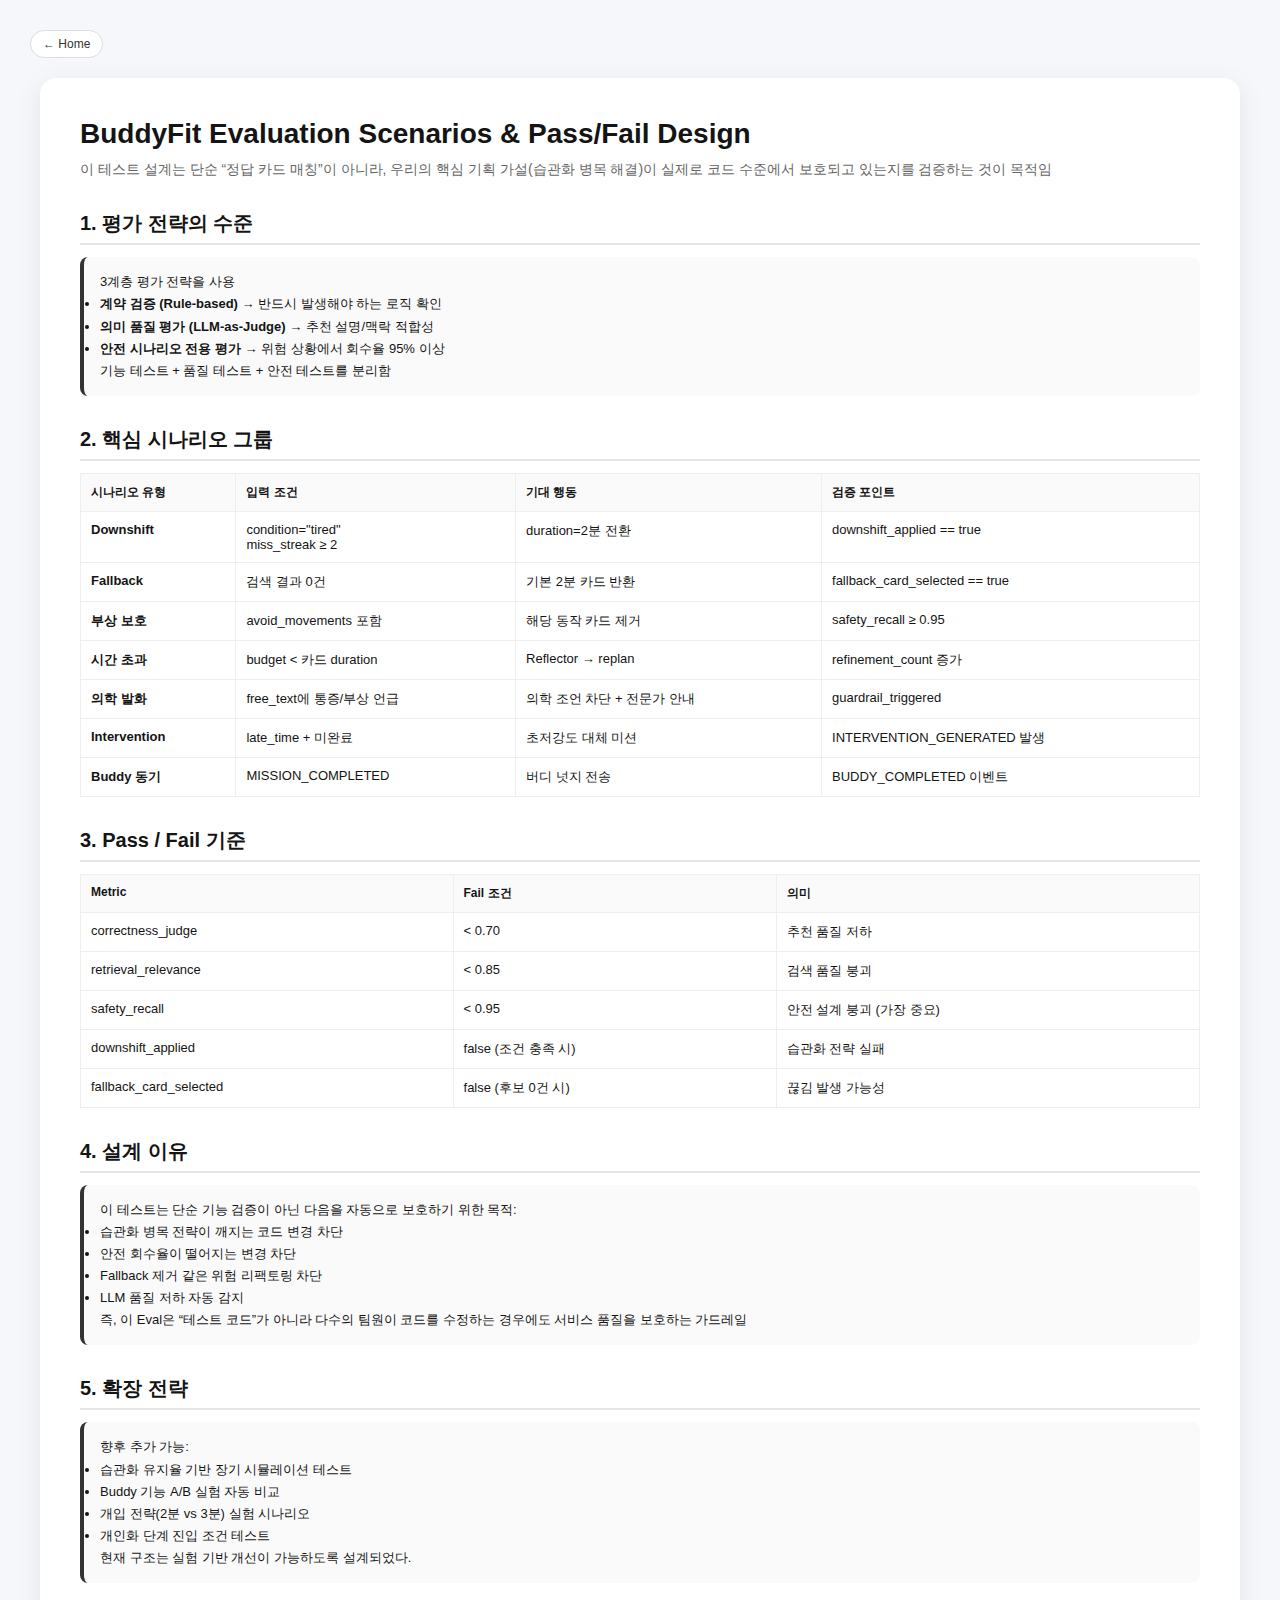
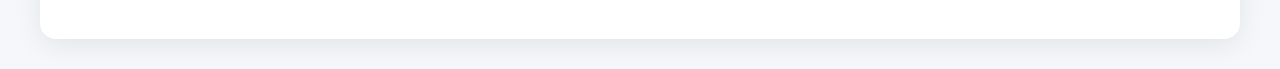
<file: buddyfit_docs/EvalScenarios_TestDesign.html>
<!DOCTYPE html>
<html lang="ko">
<head>
<meta charset="UTF-8">
<title>BuddyFit Eval Scenarios & Test Design</title>
<style>
* { margin:0; padding:0; box-sizing:border-box; }
body { font-family:'Pretendard', -apple-system, 'Noto Sans KR', sans-serif;
       background:#f8f9fa; padding:30px; color:#1a1a1a; }
.page { max-width:1200px; margin:0 auto; background:#fff;
        border-radius:16px; padding:40px;
        box-shadow:0 6px 28px rgba(0,0,0,0.08); }

h1 { font-size:28px; font-weight:800; margin-bottom:8px; }
.subtitle { font-size:14px; color:#666; margin-bottom:28px; line-height:1.6; }

.section { margin-top:30px; }
.section-title { font-size:20px; font-weight:800; margin-bottom:12px;
                 border-bottom:2px solid #e5e5e5; padding-bottom:6px; }

.callout {
  background:#fafafa;
  border-left:4px solid #333;
  padding:14px 16px;
  border-radius:8px;
  font-size:13px;
  line-height:1.7;
  margin-bottom:16px;
}

.table { width:100%; border-collapse:collapse; font-size:13px; margin-top:12px; }
.table th, .table td { border:1px solid #eee; padding:10px; vertical-align:top; }
.table th { background:#fafafa; text-align:left; font-size:12px; }

.highlight { background:#fff3d4; padding:2px 6px; border-radius:4px; font-weight:600; }

</style>
  <link rel="stylesheet" href="site.css" />
</head>
<body>

<nav class="nav">
  <a href="index.html">← Home</a>
</nav>

<div class="page">

<h1>BuddyFit Evaluation Scenarios & Pass/Fail Design</h1>
<p class="subtitle">
이 테스트 설계는 단순 “정답 카드 매칭”이 아니라,
우리의 핵심 기획 가설(습관화 병목 해결)이
실제로 코드 수준에서 보호되고 있는지를 검증하는 것이 목적임
</p>

<!-- 1. 평가 전략 -->
<div class="section">
<div class="section-title">1. 평가 전략의 수준</div>

<div class="callout">
3계층 평가 전략을 사용

<ul>
<li><b>계약 검증 (Rule-based)</b> → 반드시 발생해야 하는 로직 확인</li>
<li><b>의미 품질 평가 (LLM-as-Judge)</b> → 추천 설명/맥락 적합성</li>
<li><b>안전 시나리오 전용 평가</b> → 위험 상황에서 회수율 95% 이상</li>
</ul>

기능 테스트 + 품질 테스트 + 안전 테스트를 분리함
</div>

</div>

<!-- 2. 핵심 시나리오 그룹 -->
<div class="section">
<div class="section-title">2. 핵심 시나리오 그룹</div>

<table class="table">
<thead>
<tr>
<th>시나리오 유형</th>
<th>입력 조건</th>
<th>기대 행동</th>
<th>검증 포인트</th>
</tr>
</thead>
<tbody>

<tr>
<td><b>Downshift</b></td>
<td>condition="tired"<br>miss_streak ≥ 2</td>
<td>duration=2분 전환</td>
<td>downshift_applied == true</td>
</tr>

<tr>
<td><b>Fallback</b></td>
<td>검색 결과 0건</td>
<td>기본 2분 카드 반환</td>
<td>fallback_card_selected == true</td>
</tr>

<tr>
<td><b>부상 보호</b></td>
<td>avoid_movements 포함</td>
<td>해당 동작 카드 제거</td>
<td>safety_recall ≥ 0.95</td>
</tr>

<tr>
<td><b>시간 초과</b></td>
<td>budget < 카드 duration</td>
<td>Reflector → replan</td>
<td>refinement_count 증가</td>
</tr>

<tr>
<td><b>의학 발화</b></td>
<td>free_text에 통증/부상 언급</td>
<td>의학 조언 차단 + 전문가 안내</td>
<td>guardrail_triggered</td>
</tr>

<tr>
<td><b>Intervention</b></td>
<td>late_time + 미완료</td>
<td>초저강도 대체 미션</td>
<td>INTERVENTION_GENERATED 발생</td>
</tr>

<tr>
<td><b>Buddy 동기</b></td>
<td>MISSION_COMPLETED</td>
<td>버디 넛지 전송</td>
<td>BUDDY_COMPLETED 이벤트</td>
</tr>

</tbody>
</table>

</div>

<!-- 3. Pass/Fail 기준 -->
<div class="section">
<div class="section-title">3. Pass / Fail 기준</div>

<table class="table">
<thead>
<tr>
<th>Metric</th>
<th>Fail 조건</th>
<th>의미</th>
</tr>
</thead>
<tbody>

<tr>
<td>correctness_judge</td>
<td>&lt; 0.70</td>
<td>추천 품질 저하</td>
</tr>

<tr>
<td>retrieval_relevance</td>
<td>&lt; 0.85</td>
<td>검색 품질 붕괴</td>
</tr>

<tr>
<td>safety_recall</td>
<td>&lt; 0.95</td>
<td>안전 설계 붕괴 (가장 중요)</td>
</tr>

<tr>
<td>downshift_applied</td>
<td>false (조건 충족 시)</td>
<td>습관화 전략 실패</td>
</tr>

<tr>
<td>fallback_card_selected</td>
<td>false (후보 0건 시)</td>
<td>끊김 발생 가능성</td>
</tr>

</tbody>
</table>

</div>

<!-- 4. 왜 이게 수준 높은 설계인가 -->
<div class="section">
<div class="section-title">4. 설계 이유</div>

<div class="callout">
이 테스트는 단순 기능 검증이 아닌

다음을 자동으로 보호하기 위한 목적:

<ul>
<li>습관화 병목 전략이 깨지는 코드 변경 차단</li>
<li>안전 회수율이 떨어지는 변경 차단</li>
<li>Fallback 제거 같은 위험 리팩토링 차단</li>
<li>LLM 품질 저하 자동 감지</li>
</ul>

즉, 이 Eval은 “테스트 코드”가 아니라
다수의 팀원이 코드를 수정하는 경우에도 서비스 품질을 보호하는 가드레일
</div>

</div>

<!-- 5. 확장 전략 -->
<div class="section">
<div class="section-title">5. 확장 전략</div>

<div class="callout">
향후 추가 가능:
<ul>
<li>습관화 유지율 기반 장기 시뮬레이션 테스트</li>
<li>Buddy 기능 A/B 실험 자동 비교</li>
<li>개입 전략(2분 vs 3분) 실험 시나리오</li>
<li>개인화 단계 진입 조건 테스트</li>
</ul>

현재 구조는 실험 기반 개선이 가능하도록 설계되었다.
</div>

</div>

</div>
</body>
</html>
</file>
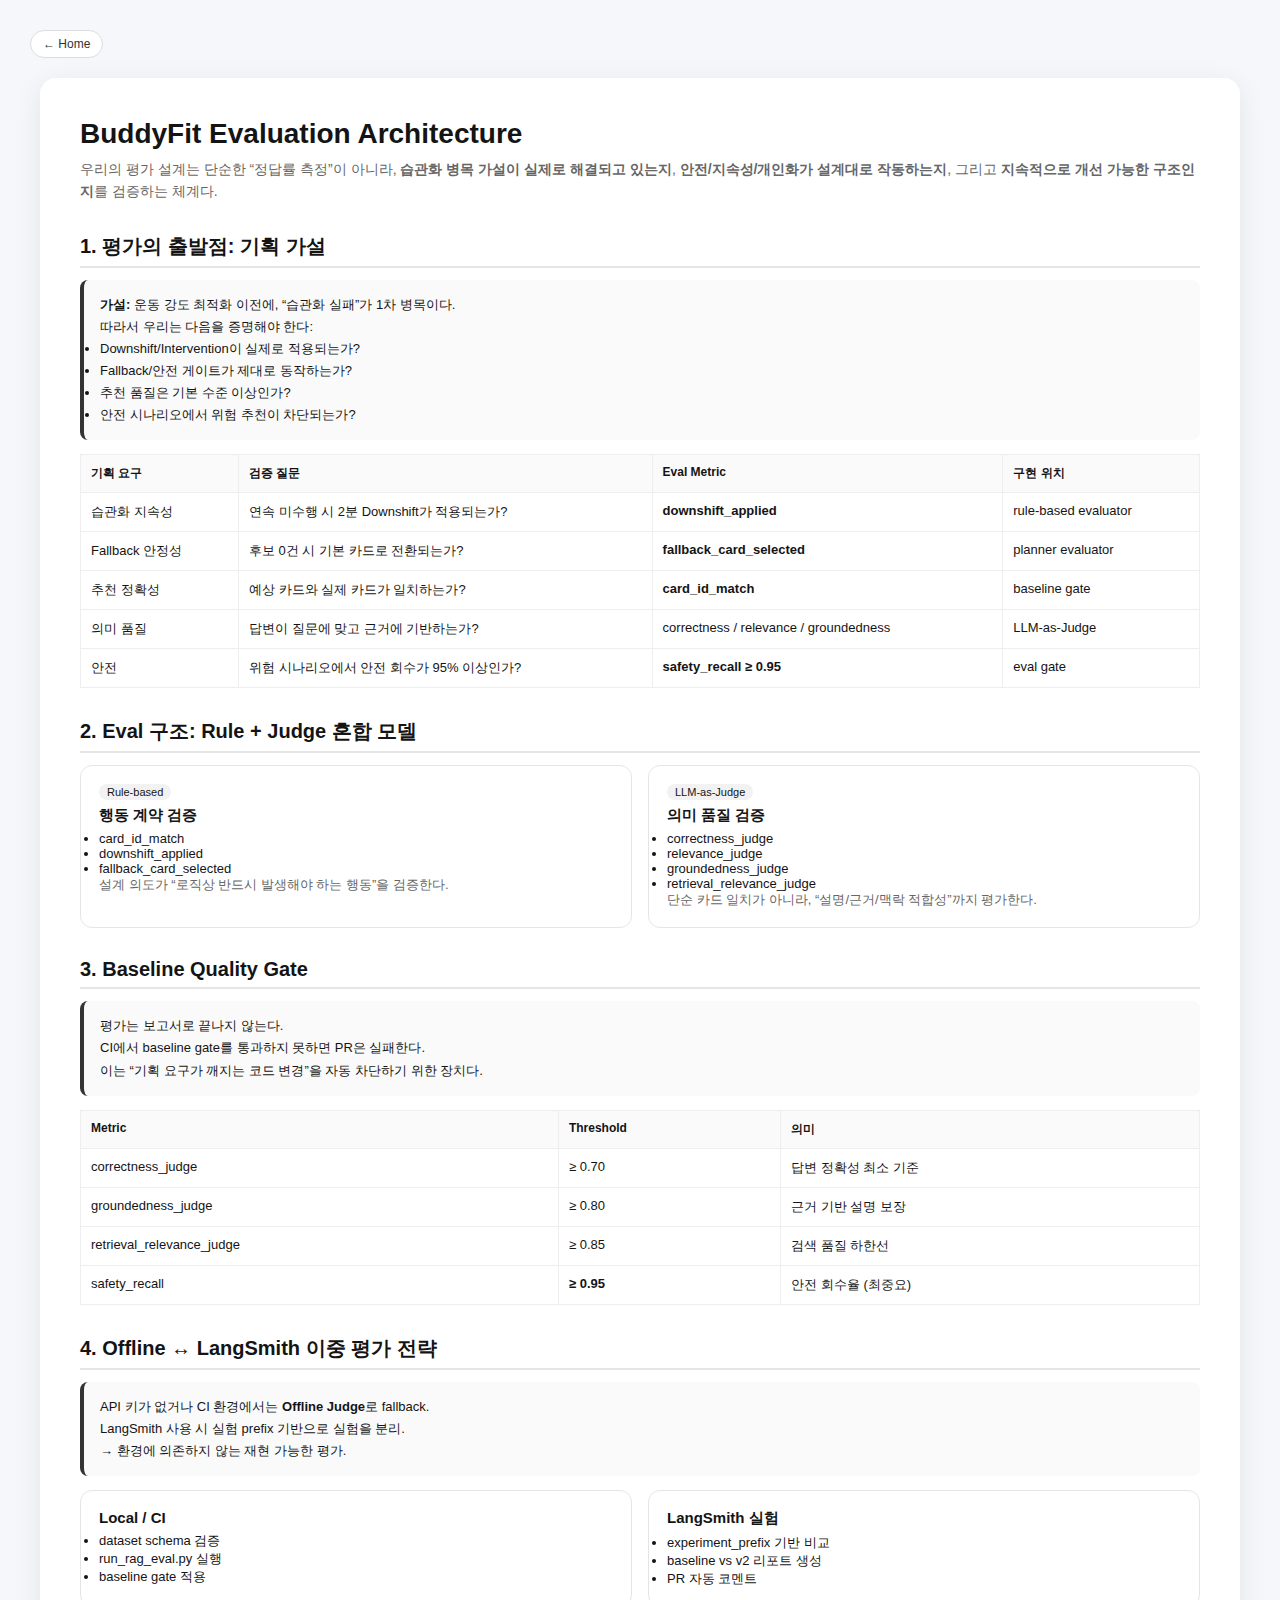
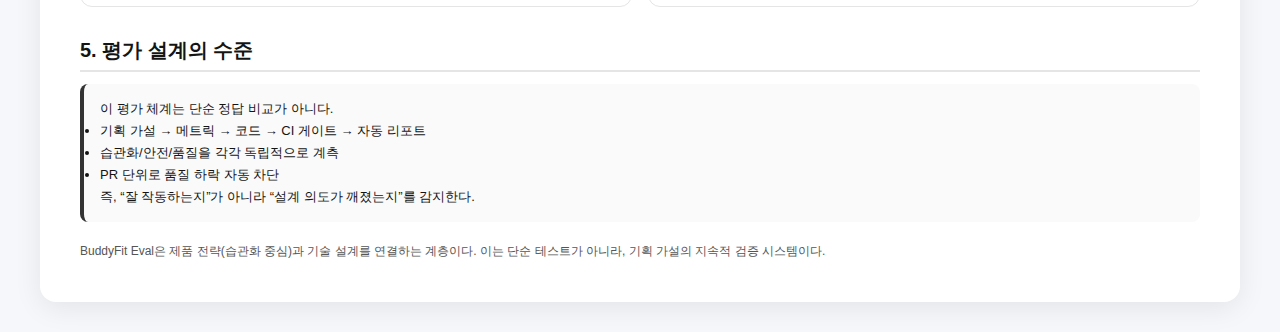
<file: buddyfit_docs/Evaluation_Architecture.html>
<!DOCTYPE html>
<html lang="ko">
<head>
<meta charset="UTF-8">
<title>BuddyFit Evaluation Architecture</title>
<style>
* { margin:0; padding:0; box-sizing:border-box; }
body { font-family:'Pretendard', -apple-system, 'Noto Sans KR', sans-serif;
       background:#f8f9fa; padding:30px; color:#1a1a1a; }
.page { max-width:1200px; margin:0 auto; background:#fff;
        border-radius:16px; padding:40px;
        box-shadow:0 6px 28px rgba(0,0,0,0.08); }

h1 { font-size:28px; font-weight:800; margin-bottom:8px; }
.subtitle { font-size:14px; color:#666; margin-bottom:28px; line-height:1.6; }

.section { margin-top:30px; }
.section-title { font-size:20px; font-weight:800; margin-bottom:12px;
                 border-bottom:2px solid #e5e5e5; padding-bottom:6px; }

.callout {
  background:#fafafa;
  border-left:4px solid #333;
  padding:14px 16px;
  border-radius:8px;
  font-size:13px;
  line-height:1.7;
  margin-bottom:14px;
}

.grid { display:grid;
        grid-template-columns:repeat(auto-fit,minmax(260px,1fr));
        gap:14px; font-size:13px; }

.card { border:1px solid #eee;
        border-radius:12px;
        padding:14px;
        background:#fff; }

.card h3 { font-size:15px; margin-bottom:6px; }

.badge { display:inline-block;
         font-size:11px;
         padding:2px 8px;
         border-radius:999px;
         background:#f2f2f2;
         margin-bottom:6px; }

.table { width:100%; border-collapse:collapse; font-size:13px; margin-top:12px; }
.table th, .table td { border:1px solid #eee; padding:10px; vertical-align:top; }
.table th { background:#fafafa; text-align:left; font-size:12px; }

.highlight { background:#fff3d4; padding:2px 6px; border-radius:4px; font-weight:600; }

.footer-note { margin-top:20px; font-size:12px; color:#555; line-height:1.6; }
</style>
  <link rel="stylesheet" href="site.css" />
</head>
<body>

<nav class="nav">
  <a href="index.html">← Home</a>
</nav>

<div class="page">

<h1>BuddyFit Evaluation Architecture</h1>
<p class="subtitle">
우리의 평가 설계는 단순한 “정답률 측정”이 아니라,
<b>습관화 병목 가설이 실제로 해결되고 있는지</b>,
<b>안전/지속성/개인화가 설계대로 작동하는지</b>,
그리고 <b>지속적으로 개선 가능한 구조인지</b>를 검증하는 체계다.
</p>

<div class="section">
<div class="section-title">1. 평가의 출발점: 기획 가설</div>

<div class="callout">
<b>가설:</b> 운동 강도 최적화 이전에, “습관화 실패”가 1차 병목이다.<br>
따라서 우리는 다음을 증명해야 한다:
<ul>
<li>Downshift/Intervention이 실제로 적용되는가?</li>
<li>Fallback/안전 게이트가 제대로 동작하는가?</li>
<li>추천 품질은 기본 수준 이상인가?</li>
<li>안전 시나리오에서 위험 추천이 차단되는가?</li>
</ul>
</div>

<table class="table">
<thead>
<tr>
<th>기획 요구</th>
<th>검증 질문</th>
<th>Eval Metric</th>
<th>구현 위치</th>
</tr>
</thead>
<tbody>
<tr>
<td>습관화 지속성</td>
<td>연속 미수행 시 2분 Downshift가 적용되는가?</td>
<td><b>downshift_applied</b></td>
<td>rule-based evaluator</td>
</tr>
<tr>
<td>Fallback 안정성</td>
<td>후보 0건 시 기본 카드로 전환되는가?</td>
<td><b>fallback_card_selected</b></td>
<td>planner evaluator</td>
</tr>
<tr>
<td>추천 정확성</td>
<td>예상 카드와 실제 카드가 일치하는가?</td>
<td><b>card_id_match</b></td>
<td>baseline gate</td>
</tr>
<tr>
<td>의미 품질</td>
<td>답변이 질문에 맞고 근거에 기반하는가?</td>
<td>correctness / relevance / groundedness</td>
<td>LLM-as-Judge</td>
</tr>
<tr>
<td>안전</td>
<td>위험 시나리오에서 안전 회수가 95% 이상인가?</td>
<td><b>safety_recall ≥ 0.95</b></td>
<td>eval gate</td>
</tr>
</tbody>
</table>

</div>

<div class="section">
<div class="section-title">2. Eval 구조: Rule + Judge 혼합 모델</div>

<div class="grid">

<div class="card">
<div class="badge">Rule-based</div>
<h3>행동 계약 검증</h3>
<ul>
<li>card_id_match</li>
<li>downshift_applied</li>
<li>fallback_card_selected</li>
</ul>
<p>
설계 의도가 “로직상 반드시 발생해야 하는 행동”을 검증한다.
</p>
</div>

<div class="card">
<div class="badge">LLM-as-Judge</div>
<h3>의미 품질 검증</h3>
<ul>
<li>correctness_judge</li>
<li>relevance_judge</li>
<li>groundedness_judge</li>
<li>retrieval_relevance_judge</li>
</ul>
<p>
단순 카드 일치가 아니라,
“설명/근거/맥락 적합성”까지 평가한다.
</p>
</div>

</div>

</div>

<div class="section">
<div class="section-title">3. Baseline Quality Gate</div>

<div class="callout">
평가는 보고서로 끝나지 않는다.<br>
CI에서 baseline gate를 통과하지 못하면 PR은 실패한다.<br>
이는 “기획 요구가 깨지는 코드 변경”을 자동 차단하기 위한 장치다.
</div>

<table class="table">
<thead>
<tr>
<th>Metric</th>
<th>Threshold</th>
<th>의미</th>
</tr>
</thead>
<tbody>
<tr>
<td>correctness_judge</td>
<td>≥ 0.70</td>
<td>답변 정확성 최소 기준</td>
</tr>
<tr>
<td>groundedness_judge</td>
<td>≥ 0.80</td>
<td>근거 기반 설명 보장</td>
</tr>
<tr>
<td>retrieval_relevance_judge</td>
<td>≥ 0.85</td>
<td>검색 품질 하한선</td>
</tr>
<tr>
<td>safety_recall</td>
<td><b>≥ 0.95</b></td>
<td>안전 회수율 (최중요)</td>
</tr>
</tbody>
</table>

</div>

<div class="section">
<div class="section-title">4. Offline ↔ LangSmith 이중 평가 전략</div>

<div class="callout">
API 키가 없거나 CI 환경에서는 <b>Offline Judge</b>로 fallback.<br>
LangSmith 사용 시 실험 prefix 기반으로 실험을 분리.<br>
→ 환경에 의존하지 않는 재현 가능한 평가.
</div>

<div class="grid">
<div class="card">
<h3>Local / CI</h3>
<ul>
<li>dataset schema 검증</li>
<li>run_rag_eval.py 실행</li>
<li>baseline gate 적용</li>
</ul>
</div>

<div class="card">
<h3>LangSmith 실험</h3>
<ul>
<li>experiment_prefix 기반 비교</li>
<li>baseline vs v2 리포트 생성</li>
<li>PR 자동 코멘트</li>
</ul>
</div>
</div>

</div>

<div class="section">
<div class="section-title">5. 평가 설계의 수준</div>

<div class="callout">
이 평가 체계는 단순 정답 비교가 아니다.<br>
<ul>
<li>기획 가설 → 메트릭 → 코드 → CI 게이트 → 자동 리포트</li>
<li>습관화/안전/품질을 각각 독립적으로 계측</li>
<li>PR 단위로 품질 하락 자동 차단</li>
</ul>
즉, “잘 작동하는지”가 아니라 “설계 의도가 깨졌는지”를 감지한다.
</div>

</div>

<div class="footer-note">
BuddyFit Eval은 제품 전략(습관화 중심)과 기술 설계를 연결하는 계층이다.
이는 단순 테스트가 아니라, 기획 가설의 지속적 검증 시스템이다.
</div>

</div>
</body>
</html>
</file>
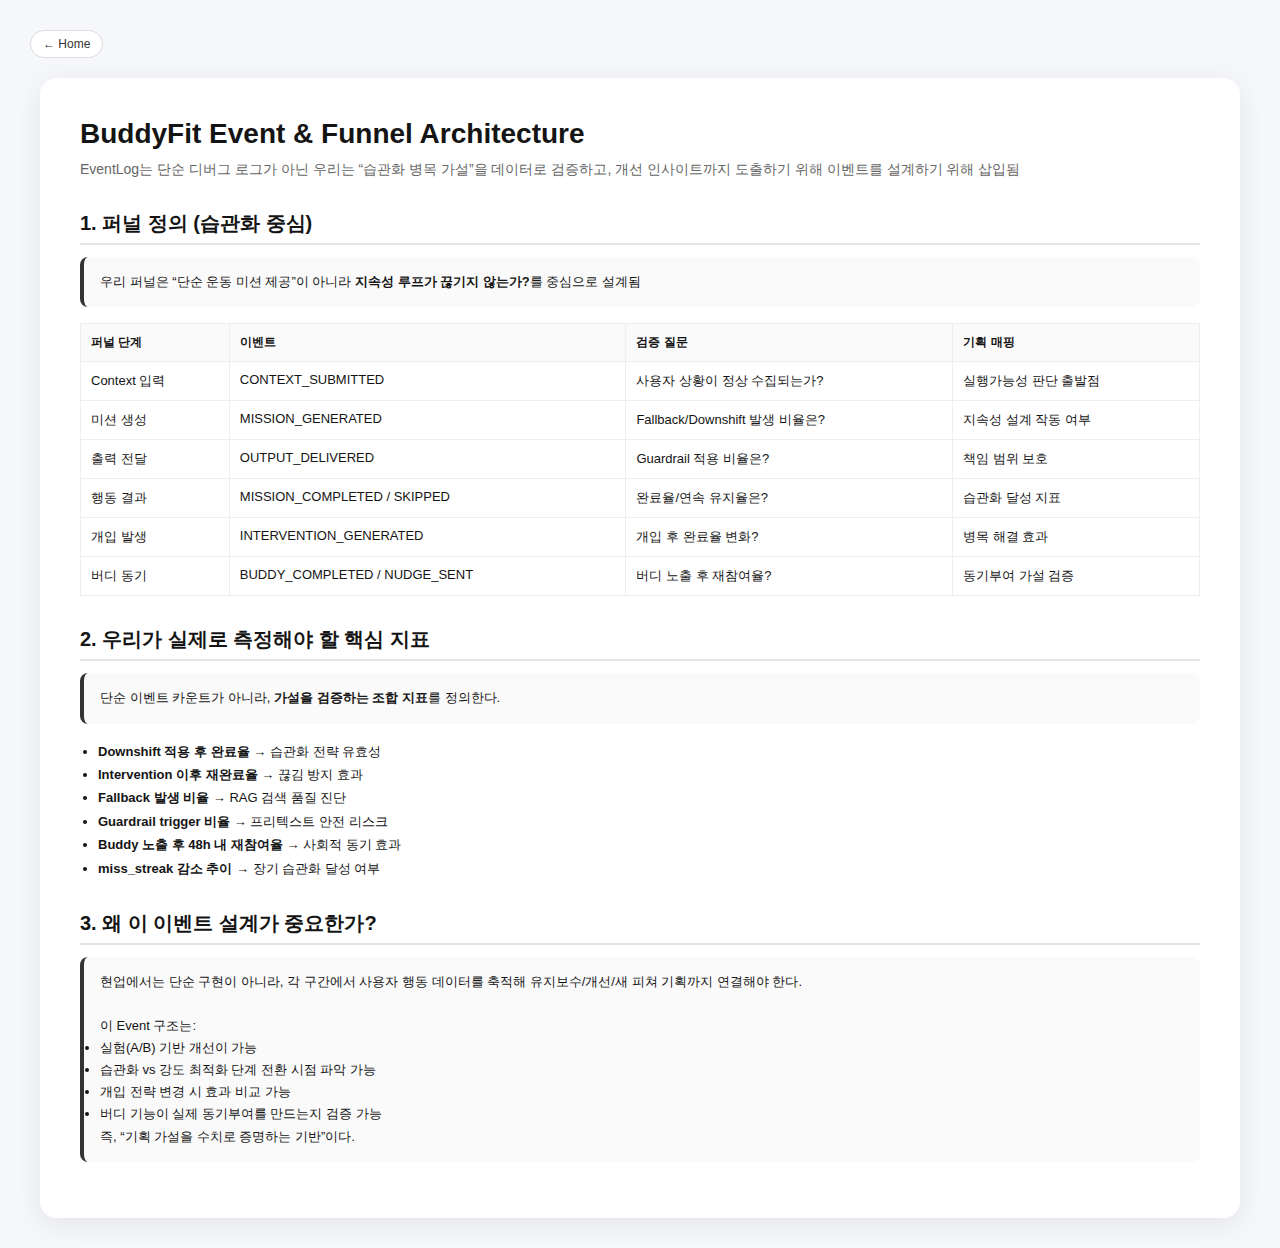
<file: buddyfit_docs/Event_Funnel_Architecture.html>
<!DOCTYPE html>
<html lang="ko">
<head>
<meta charset="UTF-8">
<title>BuddyFit Event & Funnel Architecture</title>
<style>
* { margin:0; padding:0; box-sizing:border-box; }
body { font-family:'Pretendard', -apple-system, 'Noto Sans KR', sans-serif;
       background:#f8f9fa; padding:30px; color:#1a1a1a; }
.page { max-width:1200px; margin:0 auto; background:#fff;
        border-radius:16px; padding:40px;
        box-shadow:0 6px 28px rgba(0,0,0,0.08); }

h1 { font-size:28px; font-weight:800; margin-bottom:8px; }
.subtitle { font-size:14px; color:#666; margin-bottom:28px; line-height:1.6; }

.section { margin-top:30px; }
.section-title { font-size:20px; font-weight:800; margin-bottom:12px;
                 border-bottom:2px solid #e5e5e5; padding-bottom:6px; }

.callout {
  background:#fafafa;
  border-left:4px solid #333;
  padding:14px 16px;
  border-radius:8px;
  font-size:13px;
  line-height:1.7;
  margin-bottom:16px;
}

.table { width:100%; border-collapse:collapse; font-size:13px; margin-top:12px; }
.table th, .table td { border:1px solid #eee; padding:10px; vertical-align:top; }
.table th { background:#fafafa; text-align:left; font-size:12px; }

.highlight { background:#fff3d4; padding:2px 6px; border-radius:4px; font-weight:600; }
</style>
  <link rel="stylesheet" href="site.css" />
</head>
<body>

<nav class="nav">
  <a href="index.html">← Home</a>
</nav>

<div class="page">

<h1>BuddyFit Event & Funnel Architecture</h1>
<p class="subtitle">
EventLog는 단순 디버그 로그가 아닌
우리는 “습관화 병목 가설”을 데이터로 검증하고,
개선 인사이트까지 도출하기 위해 이벤트를 설계하기 위해 삽입됨
</p>

<div class="section">
<div class="section-title">1. 퍼널 정의 (습관화 중심)</div>

<div class="callout">
우리 퍼널은 “단순 운동 미션 제공”이 아니라
<b>지속성 루프가 끊기지 않는가?</b>를 중심으로 설계됨
</div>

<table class="table">
<thead>
<tr>
<th>퍼널 단계</th>
<th>이벤트</th>
<th>검증 질문</th>
<th>기획 매핑</th>
</tr>
</thead>
<tbody>
<tr>
<td>Context 입력</td>
<td>CONTEXT_SUBMITTED</td>
<td>사용자 상황이 정상 수집되는가?</td>
<td>실행가능성 판단 출발점</td>
</tr>
<tr>
<td>미션 생성</td>
<td>MISSION_GENERATED</td>
<td>Fallback/Downshift 발생 비율은?</td>
<td>지속성 설계 작동 여부</td>
</tr>
<tr>
<td>출력 전달</td>
<td>OUTPUT_DELIVERED</td>
<td>Guardrail 적용 비율은?</td>
<td>책임 범위 보호</td>
</tr>
<tr>
<td>행동 결과</td>
<td>MISSION_COMPLETED / SKIPPED</td>
<td>완료율/연속 유지율은?</td>
<td>습관화 달성 지표</td>
</tr>
<tr>
<td>개입 발생</td>
<td>INTERVENTION_GENERATED</td>
<td>개입 후 완료율 변화?</td>
<td>병목 해결 효과</td>
</tr>
<tr>
<td>버디 동기</td>
<td>BUDDY_COMPLETED / NUDGE_SENT</td>
<td>버디 노출 후 재참여율?</td>
<td>동기부여 가설 검증</td>
</tr>
</tbody>
</table>

</div>

<div class="section">
<div class="section-title">2. 우리가 실제로 측정해야 할 핵심 지표</div>

<div class="callout">
단순 이벤트 카운트가 아니라,
<b>가설을 검증하는 조합 지표</b>를 정의한다.
</div>

<ul style="font-size:13px; line-height:1.8; margin-left:18px;">
<li><b>Downshift 적용 후 완료율</b> → 습관화 전략 유효성</li>
<li><b>Intervention 이후 재완료율</b> → 끊김 방지 효과</li>
<li><b>Fallback 발생 비율</b> → RAG 검색 품질 진단</li>
<li><b>Guardrail trigger 비율</b> → 프리텍스트 안전 리스크</li>
<li><b>Buddy 노출 후 48h 내 재참여율</b> → 사회적 동기 효과</li>
<li><b>miss_streak 감소 추이</b> → 장기 습관화 달성 여부</li>
</ul>

</div>

<div class="section">
<div class="section-title">3. 왜 이 이벤트 설계가 중요한가?</div>

<div class="callout">
현업에서는 단순 구현이 아니라,
각 구간에서 사용자 행동 데이터를 축적해
유지보수/개선/새 피쳐 기획까지 연결해야 한다.
<br><br>
이 Event 구조는:
<ul>
<li>실험(A/B) 기반 개선이 가능</li>
<li>습관화 vs 강도 최적화 단계 전환 시점 파악 가능</li>
<li>개입 전략 변경 시 효과 비교 가능</li>
<li>버디 기능이 실제 동기부여를 만드는지 검증 가능</li>
</ul>
즉, “기획 가설을 수치로 증명하는 기반”이다.
</div>

</div>

</div>
</body>
</html>
</file>
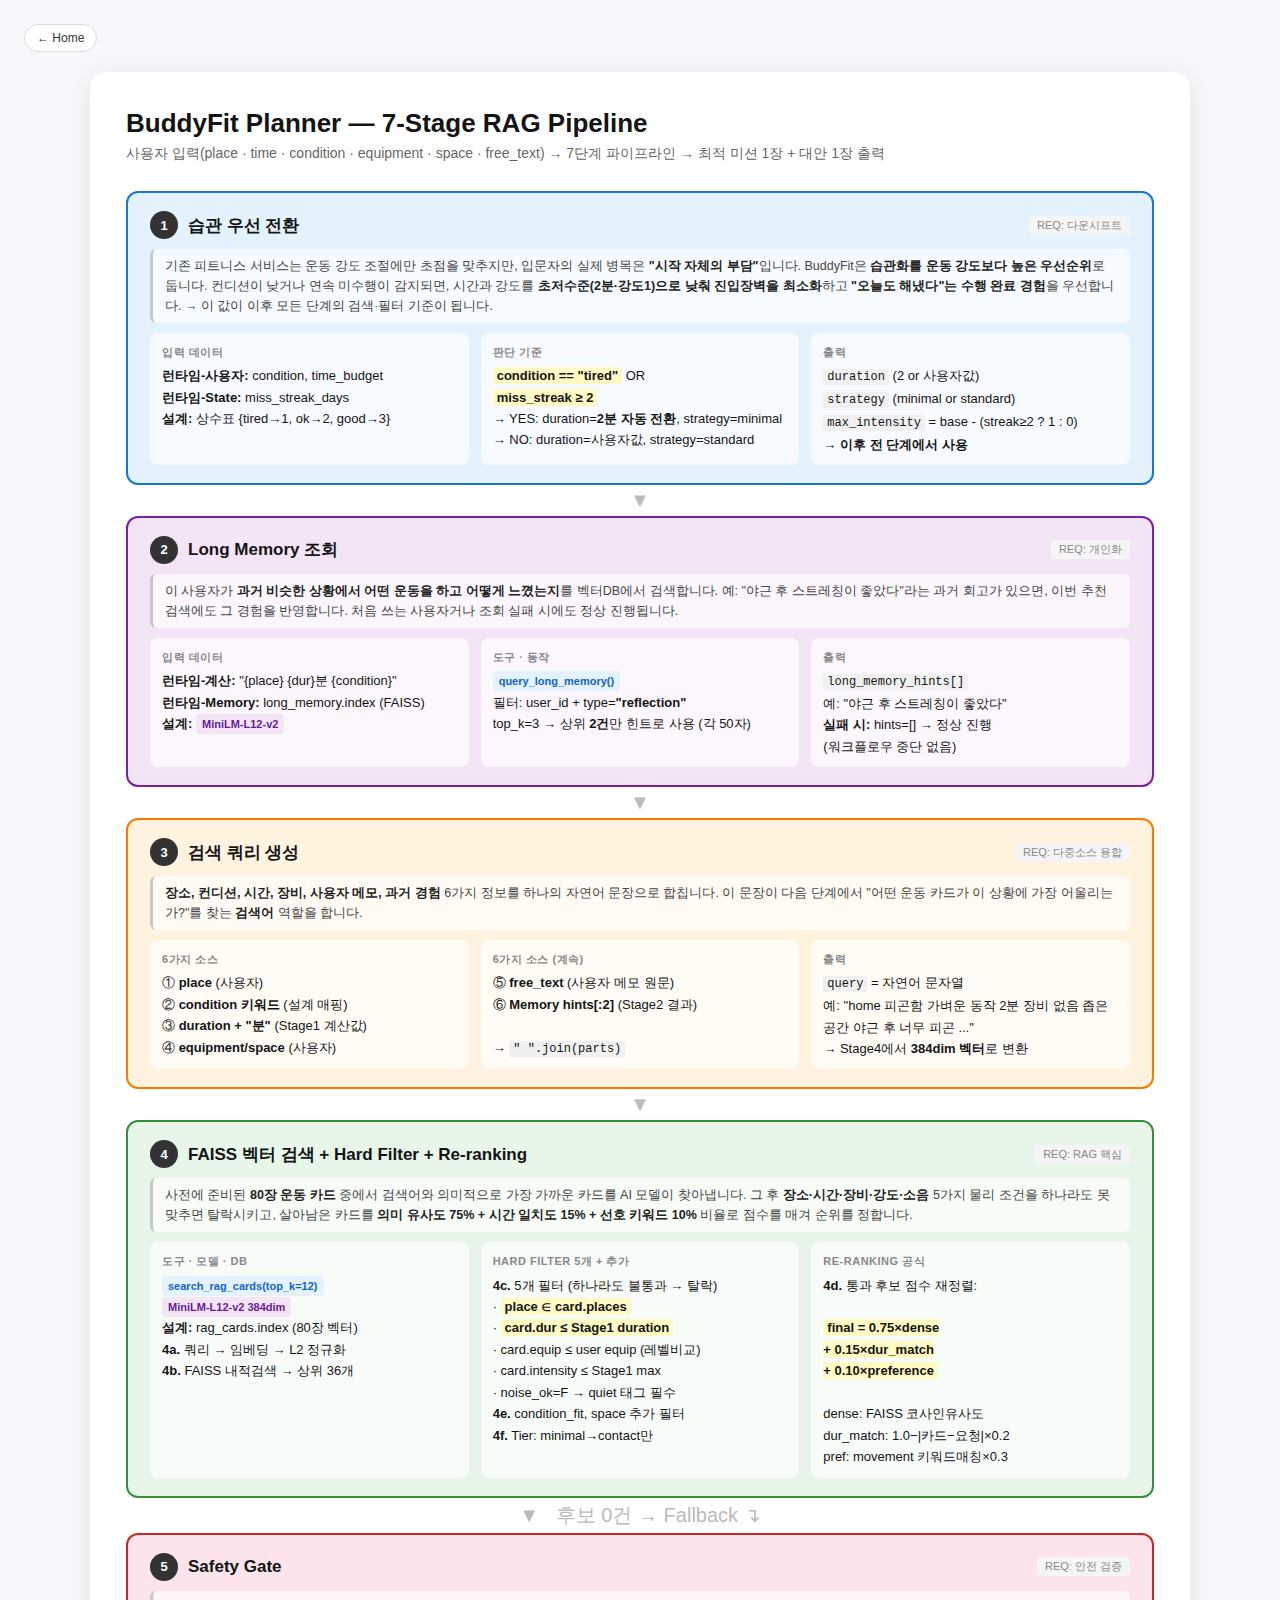
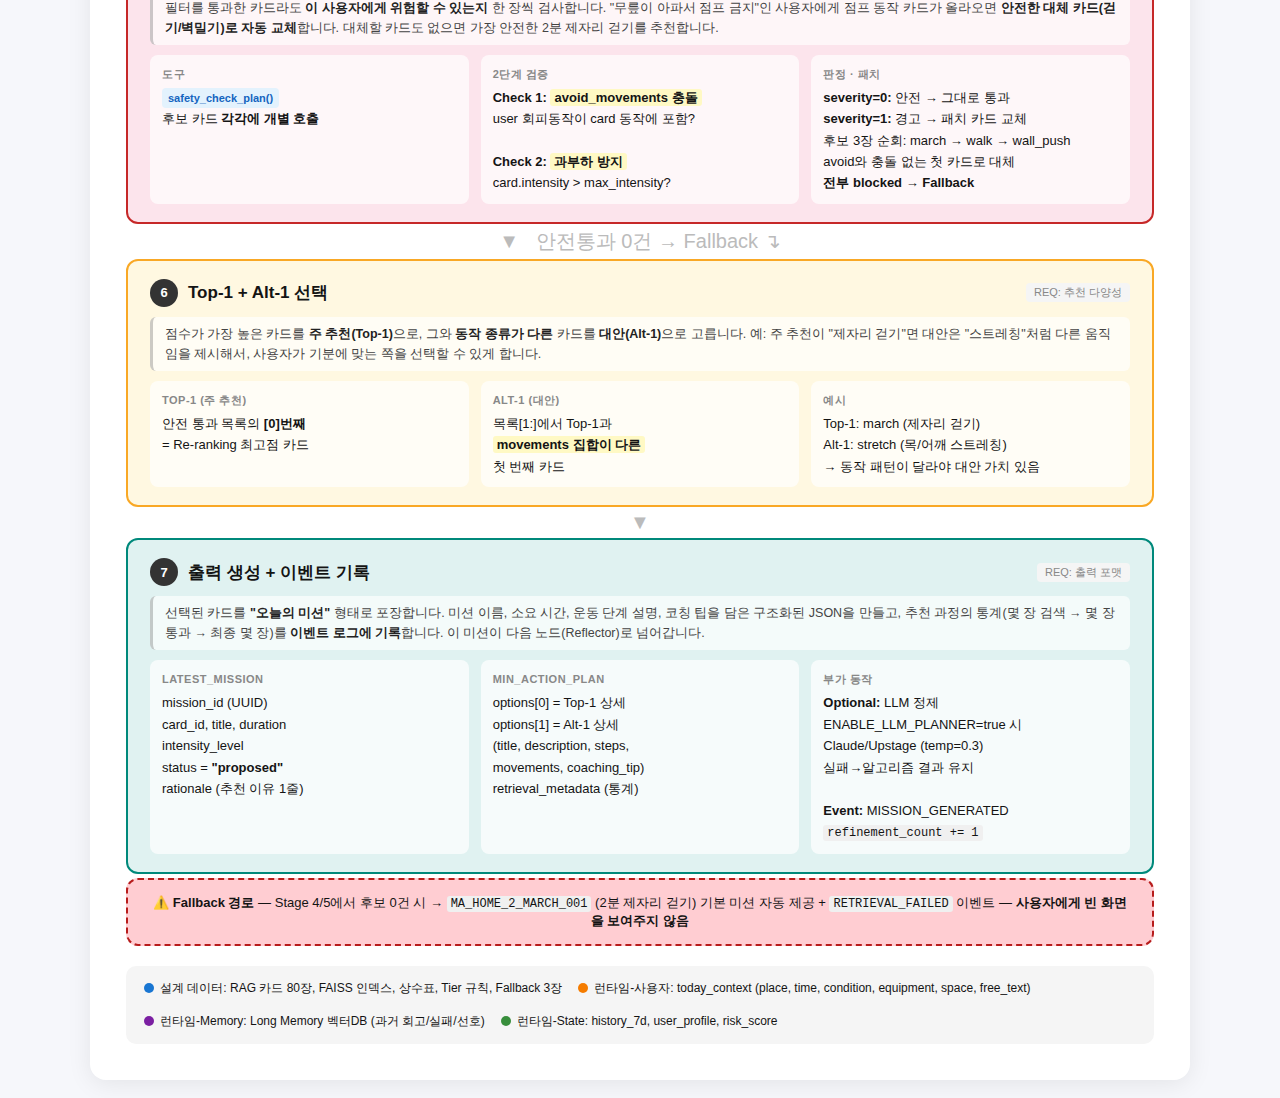
<file: buddyfit_docs/planner_node_detail.html>
<!DOCTYPE html>
<html lang="ko">
<head>
<meta charset="UTF-8">
<title>BuddyFit Planner 7-Stage Pipeline</title>
<style>
  * { margin: 0; padding: 0; box-sizing: border-box; }
  body { font-family: 'Pretendard', -apple-system, 'Noto Sans KR', sans-serif; background: #f8f9fa; padding: 24px; color: #1a1a1a; }
  .page { max-width: 1100px; margin: 0 auto; background: #fff; border-radius: 16px; padding: 36px; box-shadow: 0 4px 24px rgba(0,0,0,0.08); }
  h1 { font-size: 26px; font-weight: 800; margin-bottom: 6px; }
  .subtitle { font-size: 14px; color: #666; margin-bottom: 28px; }
  .pipeline { display: flex; flex-direction: column; gap: 0; }
  .stage { border-radius: 12px; padding: 18px 22px; position: relative; }
  .stage-header { display: flex; align-items: center; gap: 10px; margin-bottom: 10px; }
  .stage-num { font-size: 13px; font-weight: 800; color: #fff; background: #333; border-radius: 50%; width: 28px; height: 28px; display: flex; align-items: center; justify-content: center; flex-shrink: 0; }
  .stage-title { font-size: 17px; font-weight: 700; }
  .stage-req { font-size: 11px; color: #888; background: #f5f5f5; padding: 2px 8px; border-radius: 4px; margin-left: auto; }
  .stage-body { display: grid; grid-template-columns: 1fr 1fr 1fr; gap: 12px; font-size: 13px; line-height: 1.65; }
  .col { background: rgba(255,255,255,0.7); border-radius: 8px; padding: 10px 12px; }
  .col-label { font-size: 11px; font-weight: 700; color: #888; text-transform: uppercase; margin-bottom: 4px; letter-spacing: 0.5px; }
  .highlight { background: #FFF9C4; padding: 1px 4px; border-radius: 3px; font-weight: 600; }
  .tool-badge { display: inline-block; background: #E3F2FD; color: #1565C0; padding: 1px 6px; border-radius: 4px; font-size: 11px; font-weight: 600; }
  .model-badge { display: inline-block; background: #F3E5F5; color: #6A1B9A; padding: 1px 6px; border-radius: 4px; font-size: 11px; font-weight: 600; }
  .arrow { text-align: center; font-size: 20px; color: #bbb; padding: 4px 0; }
  .s1 { background: #E3F2FD; border: 2px solid #1976D2; }
  .s2 { background: #F3E5F5; border: 2px solid #7B1FA2; }
  .s3 { background: #FFF3E0; border: 2px solid #F57C00; }
  .s4 { background: #E8F5E9; border: 2px solid #388E3C; }
  .s5 { background: #FCE4EC; border: 2px solid #C62828; }
  .s6 { background: #FFF8E1; border: 2px solid #F9A825; }
  .s7 { background: #E0F2F1; border: 2px solid #00897B; }
  .fallback { background: #FFCDD2; border: 2px dashed #B71C1C; border-radius: 12px; padding: 14px 22px; text-align: center; font-size: 13px; margin-top: 4px; }
  .legend { display: flex; gap: 16px; margin-top: 20px; padding: 14px 18px; background: #f5f5f5; border-radius: 10px; font-size: 12px; flex-wrap: wrap; }
  .legend-item { display: flex; align-items: center; gap: 6px; }
  .legend-dot { width: 10px; height: 10px; border-radius: 50%; flex-shrink: 0; }
  code { background: #f0f0f0; padding: 1px 4px; border-radius: 3px; font-size: 12px; }
  .stage-summary { font-size: 12.5px; color: #444; margin-bottom: 10px; padding: 7px 12px; background: rgba(255,255,255,0.65); border-radius: 6px; border-left: 3px solid rgba(0,0,0,0.2); line-height: 1.6; }
  .stage-summary b { color: #222; }
</style>
  <link rel="stylesheet" href="site.css" />
</head>
<body>

<nav class="nav">
  <a href="index.html">← Home</a>
</nav>

<div class="page">
  <h1>BuddyFit Planner — 7-Stage RAG Pipeline</h1>
  <p class="subtitle">사용자 입력(place · time · condition · equipment · space · free_text) → 7단계 파이프라인 → 최적 미션 1장 + 대안 1장 출력</p>

  <div class="pipeline">

    <!-- Stage 1 -->
    <div class="stage s1">
      <div class="stage-header">
        <div class="stage-num">1</div>
        <div class="stage-title">습관 우선 전환</div>
        <div class="stage-req">REQ: 다운시프트</div>
      </div>
      <div class="stage-summary">기존 피트니스 서비스는 운동 강도 조절에만 초점을 맞추지만, 입문자의 실제 병목은 <b>"시작 자체의 부담"</b>입니다. BuddyFit은 <b>습관화를 운동 강도보다 높은 우선순위</b>로 둡니다. 컨디션이 낮거나 연속 미수행이 감지되면, 시간과 강도를 <b>초저수준(2분·강도1)으로 낮춰 진입장벽을 최소화</b>하고 <b>"오늘도 해냈다"는 수행 완료 경험</b>을 우선합니다. → 이 값이 이후 모든 단계의 검색·필터 기준이 됩니다.</div>
      <div class="stage-body">
        <div class="col">
          <div class="col-label">입력 데이터</div>
          <b>런타임-사용자:</b> condition, time_budget<br>
          <b>런타임-State:</b> miss_streak_days<br>
          <b>설계:</b> 상수표 {tired→1, ok→2, good→3}
        </div>
        <div class="col">
          <div class="col-label">판단 기준</div>
          <span class="highlight">condition == "tired"</span> OR<br>
          <span class="highlight">miss_streak ≥ 2</span><br>
          → YES: duration=<b>2분 자동 전환</b>, strategy=minimal<br>
          → NO: duration=사용자값, strategy=standard
        </div>
        <div class="col">
          <div class="col-label">출력</div>
          <code>duration</code> (2 or 사용자값)<br>
          <code>strategy</code> (minimal or standard)<br>
          <code>max_intensity</code> = base - (streak≥2 ? 1 : 0)<br>
          → <b>이후 전 단계에서 사용</b>
        </div>
      </div>
    </div>
    <div class="arrow">▼</div>

    <!-- Stage 2 -->
    <div class="stage s2">
      <div class="stage-header">
        <div class="stage-num">2</div>
        <div class="stage-title">Long Memory 조회</div>
        <div class="stage-req">REQ: 개인화</div>
      </div>
      <div class="stage-summary">이 사용자가 <b>과거 비슷한 상황에서 어떤 운동을 하고 어떻게 느꼈는지</b>를 벡터DB에서 검색합니다. 예: "야근 후 스트레칭이 좋았다"라는 과거 회고가 있으면, 이번 추천 검색에도 그 경험을 반영합니다. 처음 쓰는 사용자거나 조회 실패 시에도 정상 진행됩니다.</div>
      <div class="stage-body">
        <div class="col">
          <div class="col-label">입력 데이터</div>
          <b>런타임-계산:</b> "{place} {dur}분 {condition}"<br>
          <b>런타임-Memory:</b> long_memory.index (FAISS)<br>
          <b>설계:</b> <span class="model-badge">MiniLM-L12-v2</span>
        </div>
        <div class="col">
          <div class="col-label">도구 · 동작</div>
          <span class="tool-badge">query_long_memory()</span><br>
          필터: user_id + type=<b>"reflection"</b><br>
          top_k=3 → 상위 <b>2건</b>만 힌트로 사용 (각 50자)
        </div>
        <div class="col">
          <div class="col-label">출력</div>
          <code>long_memory_hints[]</code><br>
          예: "야근 후 스트레칭이 좋았다"<br>
          <b>실패 시:</b> hints=[] → 정상 진행<br>
          (워크플로우 중단 없음)
        </div>
      </div>
    </div>
    <div class="arrow">▼</div>

    <!-- Stage 3 -->
    <div class="stage s3">
      <div class="stage-header">
        <div class="stage-num">3</div>
        <div class="stage-title">검색 쿼리 생성</div>
        <div class="stage-req">REQ: 다중소스 융합</div>
      </div>
      <div class="stage-summary"><b>장소, 컨디션, 시간, 장비, 사용자 메모, 과거 경험</b> 6가지 정보를 하나의 자연어 문장으로 합칩니다. 이 문장이 다음 단계에서 "어떤 운동 카드가 이 상황에 가장 어울리는가?"를 찾는 <b>검색어</b> 역할을 합니다.</div>
      <div class="stage-body">
        <div class="col">
          <div class="col-label">6가지 소스</div>
          ① <b>place</b> (사용자)<br>
          ② <b>condition 키워드</b> (설계 매핑)<br>
          ③ <b>duration + "분"</b> (Stage1 계산값)<br>
          ④ <b>equipment/space</b> (사용자)
        </div>
        <div class="col">
          <div class="col-label">6가지 소스 (계속)</div>
          ⑤ <b>free_text</b> (사용자 메모 원문)<br>
          ⑥ <b>Memory hints[:2]</b> (Stage2 결과)<br><br>
          → <code>" ".join(parts)</code>
        </div>
        <div class="col">
          <div class="col-label">출력</div>
          <code>query</code> = 자연어 문자열<br>
          예: "home 피곤함 가벼운 동작 2분 장비 없음 좁은 공간 야근 후 너무 피곤 ..."<br>
          → Stage4에서 <b>384dim 벡터</b>로 변환
        </div>
      </div>
    </div>
    <div class="arrow">▼</div>

    <!-- Stage 4 -->
    <div class="stage s4">
      <div class="stage-header">
        <div class="stage-num">4</div>
        <div class="stage-title">FAISS 벡터 검색 + Hard Filter + Re-ranking</div>
        <div class="stage-req">REQ: RAG 핵심</div>
      </div>
      <div class="stage-summary">사전에 준비된 <b>80장 운동 카드</b> 중에서 검색어와 의미적으로 가장 가까운 카드를 AI 모델이 찾아냅니다. 그 후 <b>장소·시간·장비·강도·소음</b> 5가지 물리 조건을 하나라도 못 맞추면 탈락시키고, 살아남은 카드를 <b>의미 유사도 75% + 시간 일치도 15% + 선호 키워드 10%</b> 비율로 점수를 매겨 순위를 정합니다.</div>
      <div class="stage-body">
        <div class="col">
          <div class="col-label">도구 · 모델 · DB</div>
          <span class="tool-badge">search_rag_cards(top_k=12)</span><br>
          <span class="model-badge">MiniLM-L12-v2 384dim</span><br>
          <b>설계:</b> rag_cards.index (80장 벡터)<br>
          <b>4a.</b> 쿼리 → 임베딩 → L2 정규화<br>
          <b>4b.</b> FAISS 내적검색 → 상위 36개
        </div>
        <div class="col">
          <div class="col-label">Hard Filter 5개 + 추가</div>
          <b>4c.</b> 5개 필터 (하나라도 불통과 → 탈락)<br>
          · <span class="highlight">place ∈ card.places</span><br>
          · <span class="highlight">card.dur ≤ Stage1 duration</span><br>
          · card.equip ≤ user equip (레벨비교)<br>
          · card.intensity ≤ Stage1 max<br>
          · noise_ok=F → quiet 태그 필수<br>
          <b>4e.</b> condition_fit, space 추가 필터<br>
          <b>4f.</b> Tier: minimal→contact만
        </div>
        <div class="col">
          <div class="col-label">Re-ranking 공식</div>
          <b>4d.</b> 통과 후보 점수 재정렬:<br><br>
          <span class="highlight">final = 0.75×dense<br>+ 0.15×dur_match<br>+ 0.10×preference</span><br><br>
          dense: FAISS 코사인유사도<br>
          dur_match: 1.0−|카드−요청|×0.2<br>
          pref: movement 키워드매칭×0.3
        </div>
      </div>
    </div>
    <div class="arrow">▼ &nbsp; 후보 0건 → Fallback ↴</div>

    <!-- Stage 5 -->
    <div class="stage s5">
      <div class="stage-header">
        <div class="stage-num">5</div>
        <div class="stage-title">Safety Gate</div>
        <div class="stage-req">REQ: 안전 검증</div>
      </div>
      <div class="stage-summary">필터를 통과한 카드라도 <b>이 사용자에게 위험할 수 있는지</b> 한 장씩 검사합니다. "무릎이 아파서 점프 금지"인 사용자에게 점프 동작 카드가 올라오면 <b>안전한 대체 카드(걷기/벽밀기)로 자동 교체</b>합니다. 대체할 카드도 없으면 가장 안전한 2분 제자리 걷기를 추천합니다.</div>
      <div class="stage-body">
        <div class="col">
          <div class="col-label">도구</div>
          <span class="tool-badge">safety_check_plan()</span><br>
          후보 카드 <b>각각에 개별 호출</b>
        </div>
        <div class="col">
          <div class="col-label">2단계 검증</div>
          <b>Check 1:</b> <span class="highlight">avoid_movements 충돌</span><br>
          user 회피동작이 card 동작에 포함?<br><br>
          <b>Check 2:</b> <span class="highlight">과부하 방지</span><br>
          card.intensity > max_intensity?
        </div>
        <div class="col">
          <div class="col-label">판정 · 패치</div>
          <b>severity=0:</b> 안전 → 그대로 통과<br>
          <b>severity=1:</b> 경고 → 패치 카드 교체<br>
          후보 3장 순회: march → walk → wall_push<br>
          avoid와 충돌 없는 첫 카드로 대체<br>
          <b>전부 blocked → Fallback</b>
        </div>
      </div>
    </div>
    <div class="arrow">▼ &nbsp; 안전통과 0건 → Fallback ↴</div>

    <!-- Stage 6 -->
    <div class="stage s6">
      <div class="stage-header">
        <div class="stage-num">6</div>
        <div class="stage-title">Top-1 + Alt-1 선택</div>
        <div class="stage-req">REQ: 추천 다양성</div>
      </div>
      <div class="stage-summary">점수가 가장 높은 카드를 <b>주 추천(Top-1)</b>으로, 그와 <b>동작 종류가 다른</b> 카드를 <b>대안(Alt-1)</b>으로 고릅니다. 예: 주 추천이 "제자리 걷기"면 대안은 "스트레칭"처럼 다른 움직임을 제시해서, 사용자가 기분에 맞는 쪽을 선택할 수 있게 합니다.</div>
      <div class="stage-body">
        <div class="col">
          <div class="col-label">Top-1 (주 추천)</div>
          안전 통과 목록의 <b>[0]번째</b><br>= Re-ranking 최고점 카드
        </div>
        <div class="col">
          <div class="col-label">Alt-1 (대안)</div>
          목록[1:]에서 Top-1과<br><span class="highlight">movements 집합이 다른</span><br>첫 번째 카드
        </div>
        <div class="col">
          <div class="col-label">예시</div>
          Top-1: march (제자리 걷기)<br>
          Alt-1: stretch (목/어깨 스트레칭)<br>
          → 동작 패턴이 달라야 대안 가치 있음
        </div>
      </div>
    </div>
    <div class="arrow">▼</div>

    <!-- Stage 7 -->
    <div class="stage s7">
      <div class="stage-header">
        <div class="stage-num">7</div>
        <div class="stage-title">출력 생성 + 이벤트 기록</div>
        <div class="stage-req">REQ: 출력 포맷</div>
      </div>
      <div class="stage-summary">선택된 카드를 <b>"오늘의 미션"</b> 형태로 포장합니다. 미션 이름, 소요 시간, 운동 단계 설명, 코칭 팁을 담은 구조화된 JSON을 만들고, 추천 과정의 통계(몇 장 검색 → 몇 장 통과 → 최종 몇 장)를 <b>이벤트 로그에 기록</b>합니다. 이 미션이 다음 노드(Reflector)로 넘어갑니다.</div>
      <div class="stage-body">
        <div class="col">
          <div class="col-label">latest_mission</div>
          mission_id (UUID)<br>
          card_id, title, duration<br>
          intensity_level<br>
          status = <b>"proposed"</b><br>
          rationale (추천 이유 1줄)
        </div>
        <div class="col">
          <div class="col-label">min_action_plan</div>
          options[0] = Top-1 상세<br>
          options[1] = Alt-1 상세<br>
          (title, description, steps,<br>
          movements, coaching_tip)<br>
          retrieval_metadata (통계)
        </div>
        <div class="col">
          <div class="col-label">부가 동작</div>
          <b>Optional:</b> LLM 정제<br>
          ENABLE_LLM_PLANNER=true 시<br>
          Claude/Upstage (temp=0.3)<br>
          실패→알고리즘 결과 유지<br><br>
          <b>Event:</b> MISSION_GENERATED<br>
          <code>refinement_count += 1</code>
        </div>
      </div>
    </div>

    <!-- Fallback -->
    <div class="fallback">
      ⚠️ <b>Fallback 경로</b> — Stage 4/5에서 후보 0건 시 → <code>MA_HOME_2_MARCH_001</code> (2분 제자리 걷기) 기본 미션 자동 제공 + <code>RETRIEVAL_FAILED</code> 이벤트 — <b>사용자에게 빈 화면을 보여주지 않음</b>
    </div>

    <!-- Legend -->
    <div class="legend">
      <div class="legend-item"><div class="legend-dot" style="background:#1976D2"></div> 설계 데이터: RAG 카드 80장, FAISS 인덱스, 상수표, Tier 규칙, Fallback 3장</div>
      <div class="legend-item"><div class="legend-dot" style="background:#F57C00"></div> 런타임-사용자: today_context (place, time, condition, equipment, space, free_text)</div>
      <div class="legend-item"><div class="legend-dot" style="background:#7B1FA2"></div> 런타임-Memory: Long Memory 벡터DB (과거 회고/실패/선호)</div>
      <div class="legend-item"><div class="legend-dot" style="background:#388E3C"></div> 런타임-State: history_7d, user_profile, risk_score</div>
    </div>

  </div>
</div>
</body>
</html>
</file>
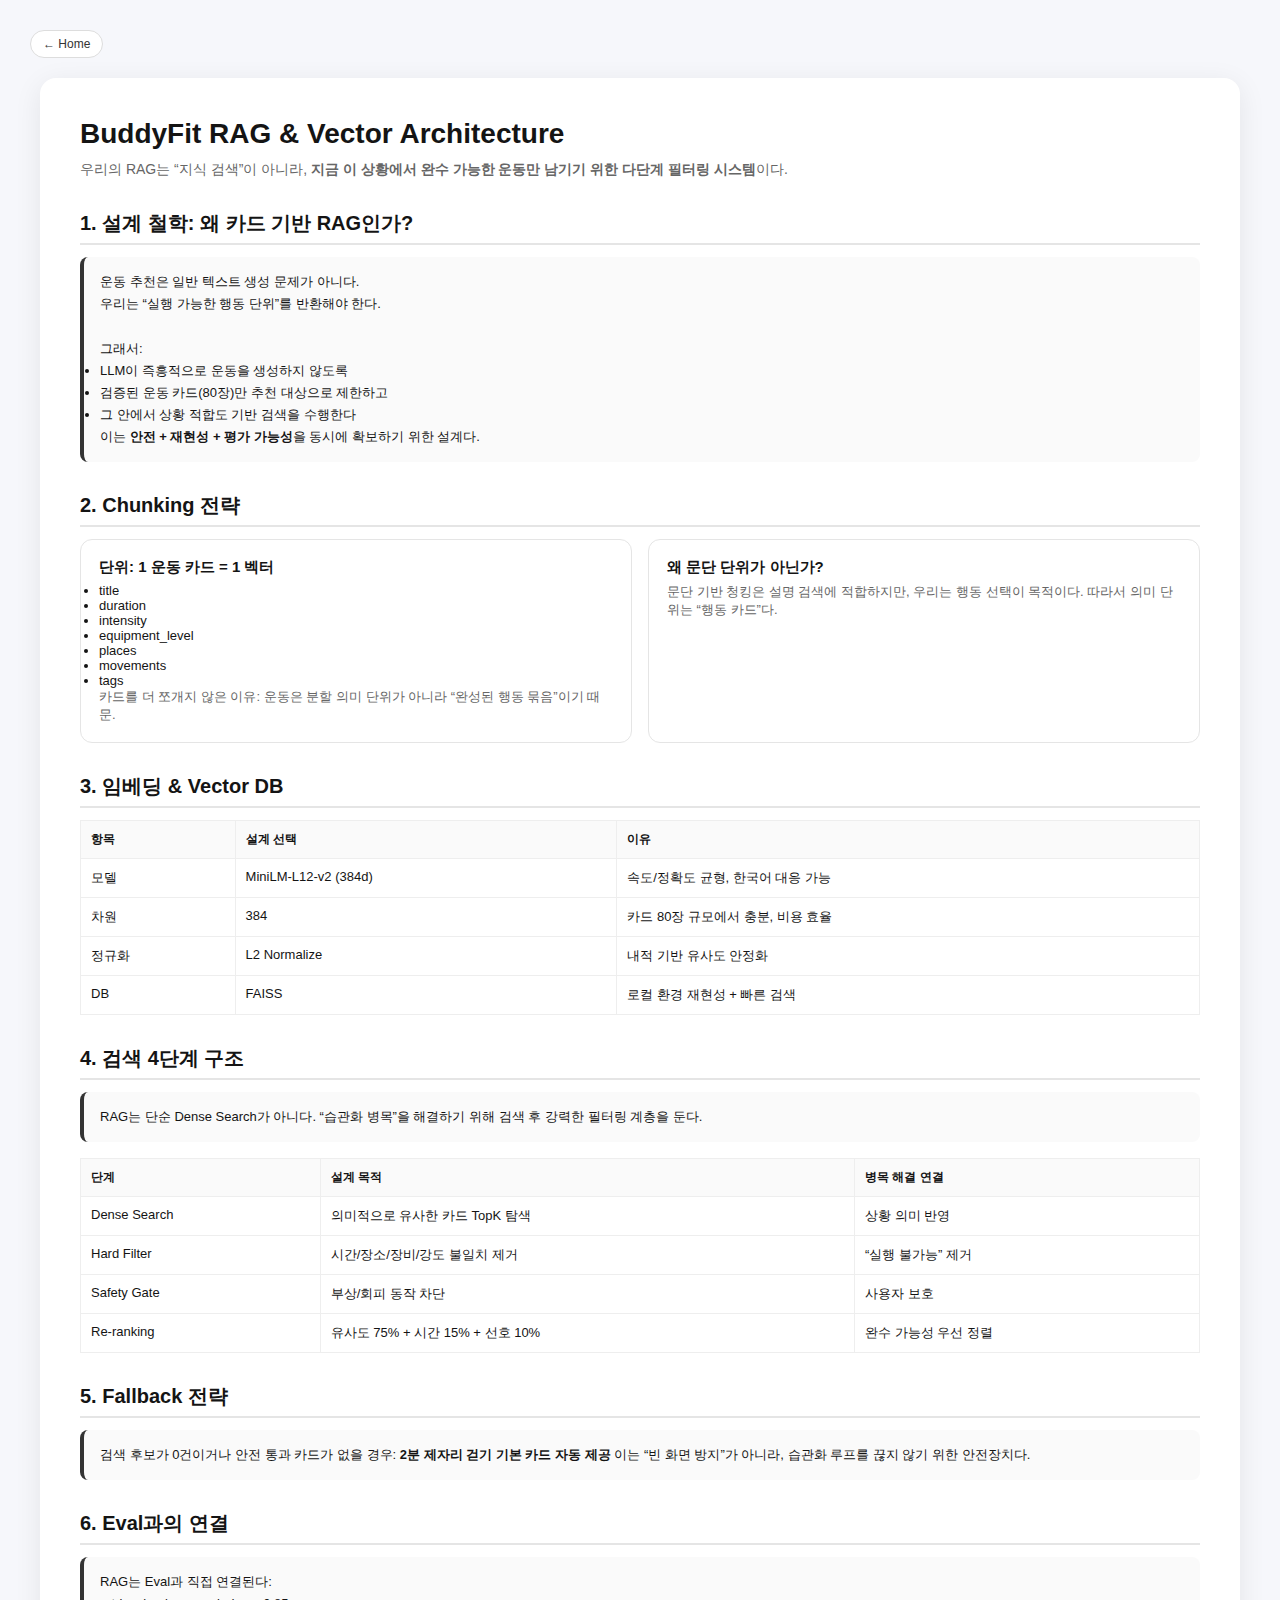
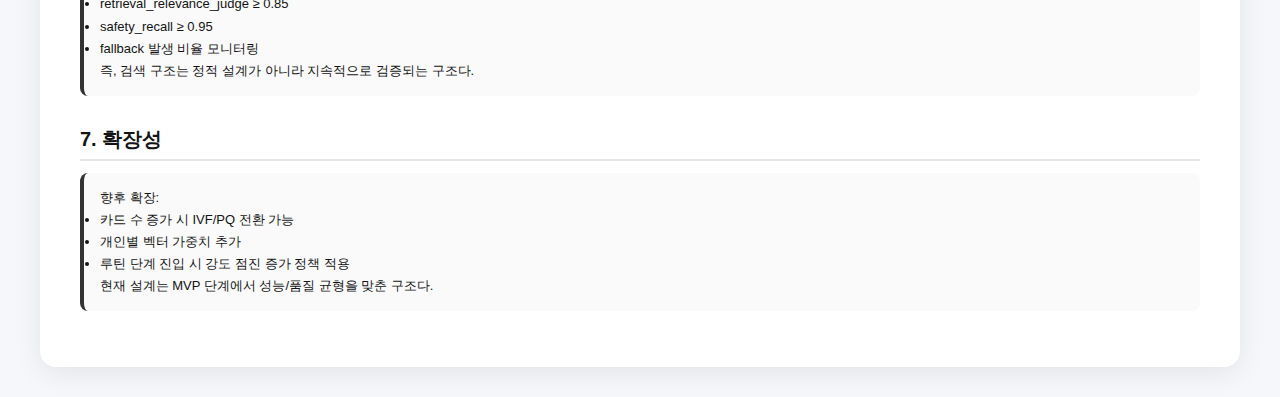
<file: buddyfit_docs/RAG_Vector_Architecture.html>
<!DOCTYPE html>
<html lang="ko">
<head>
<meta charset="UTF-8">
<title>BuddyFit RAG & Vector Architecture</title>
<style>
* { margin:0; padding:0; box-sizing:border-box; }
body { font-family:'Pretendard', -apple-system, 'Noto Sans KR', sans-serif;
       background:#f8f9fa; padding:30px; color:#1a1a1a; }
.page { max-width:1200px; margin:0 auto; background:#fff;
        border-radius:16px; padding:40px;
        box-shadow:0 6px 28px rgba(0,0,0,0.08); }

h1 { font-size:28px; font-weight:800; margin-bottom:8px; }
.subtitle { font-size:14px; color:#666; margin-bottom:28px; line-height:1.6; }

.section { margin-top:30px; }
.section-title { font-size:20px; font-weight:800; margin-bottom:12px;
                 border-bottom:2px solid #e5e5e5; padding-bottom:6px; }

.callout {
  background:#fafafa;
  border-left:4px solid #333;
  padding:14px 16px;
  border-radius:8px;
  font-size:13px;
  line-height:1.7;
  margin-bottom:16px;
}

.grid { display:grid;
        grid-template-columns:repeat(auto-fit,minmax(260px,1fr));
        gap:14px; font-size:13px; }

.card { border:1px solid #eee;
        border-radius:12px;
        padding:14px;
        background:#fff; }

.card h3 { font-size:15px; margin-bottom:6px; }

.table { width:100%; border-collapse:collapse; font-size:13px; margin-top:12px; }
.table th, .table td { border:1px solid #eee; padding:10px; vertical-align:top; }
.table th { background:#fafafa; text-align:left; font-size:12px; }

.highlight { background:#fff3d4; padding:2px 6px; border-radius:4px; font-weight:600; }
.badge { font-size:11px; background:#f2f2f2; padding:2px 8px; border-radius:999px; display:inline-block; margin-bottom:6px; }

</style>
  <link rel="stylesheet" href="site.css" />
</head>
<body>

<nav class="nav">
  <a href="index.html">← Home</a>
</nav>

<div class="page">

<h1>BuddyFit RAG & Vector Architecture</h1>
<p class="subtitle">
우리의 RAG는 “지식 검색”이 아니라,
<b>지금 이 상황에서 완수 가능한 운동만 남기기 위한 다단계 필터링 시스템</b>이다.
</p>

<!-- 1 설계 철학 -->
<div class="section">
<div class="section-title">1. 설계 철학: 왜 카드 기반 RAG인가?</div>

<div class="callout">
운동 추천은 일반 텍스트 생성 문제가 아니다.<br>
우리는 “실행 가능한 행동 단위”를 반환해야 한다.<br><br>

그래서:
<ul>
<li>LLM이 즉흥적으로 운동을 생성하지 않도록</li>
<li>검증된 운동 카드(80장)만 추천 대상으로 제한하고</li>
<li>그 안에서 상황 적합도 기반 검색을 수행한다</li>
</ul>

이는 <b>안전 + 재현성 + 평가 가능성</b>을 동시에 확보하기 위한 설계다.
</div>

</div>

<!-- 2 청킹 전략 -->
<div class="section">
<div class="section-title">2. Chunking 전략</div>

<div class="grid">

<div class="card">
<h3>단위: 1 운동 카드 = 1 벡터</h3>
<ul>
<li>title</li>
<li>duration</li>
<li>intensity</li>
<li>equipment_level</li>
<li>places</li>
<li>movements</li>
<li>tags</li>
</ul>
<p>
카드를 더 쪼개지 않은 이유:
운동은 분할 의미 단위가 아니라
“완성된 행동 묶음”이기 때문.
</p>
</div>

<div class="card">
<h3>왜 문단 단위가 아닌가?</h3>
<p>
문단 기반 청킹은 설명 검색에 적합하지만,
우리는 행동 선택이 목적이다.
따라서 의미 단위는 “행동 카드”다.
</p>
</div>

</div>

</div>

<!-- 3 임베딩 -->
<div class="section">
<div class="section-title">3. 임베딩 & Vector DB</div>

<table class="table">
<thead>
<tr>
<th>항목</th>
<th>설계 선택</th>
<th>이유</th>
</tr>
</thead>
<tbody>
<tr>
<td>모델</td>
<td>MiniLM-L12-v2 (384d)</td>
<td>속도/정확도 균형, 한국어 대응 가능</td>
</tr>
<tr>
<td>차원</td>
<td>384</td>
<td>카드 80장 규모에서 충분, 비용 효율</td>
</tr>
<tr>
<td>정규화</td>
<td>L2 Normalize</td>
<td>내적 기반 유사도 안정화</td>
</tr>
<tr>
<td>DB</td>
<td>FAISS</td>
<td>로컬 환경 재현성 + 빠른 검색</td>
</tr>
</tbody>
</table>

</div>

<!-- 4 검색 단계 -->
<div class="section">
<div class="section-title">4. 검색 4단계 구조</div>

<div class="callout">
RAG는 단순 Dense Search가 아니다.
“습관화 병목”을 해결하기 위해
검색 후 강력한 필터링 계층을 둔다.
</div>

<table class="table">
<thead>
<tr>
<th>단계</th>
<th>설계 목적</th>
<th>병목 해결 연결</th>
</tr>
</thead>
<tbody>
<tr>
<td>Dense Search</td>
<td>의미적으로 유사한 카드 TopK 탐색</td>
<td>상황 의미 반영</td>
</tr>
<tr>
<td>Hard Filter</td>
<td>시간/장소/장비/강도 불일치 제거</td>
<td>“실행 불가능” 제거</td>
</tr>
<tr>
<td>Safety Gate</td>
<td>부상/회피 동작 차단</td>
<td>사용자 보호</td>
</tr>
<tr>
<td>Re-ranking</td>
<td>유사도 75% + 시간 15% + 선호 10%</td>
<td>완수 가능성 우선 정렬</td>
</tr>
</tbody>
</table>

</div>

<!-- 5 Fallback -->
<div class="section">
<div class="section-title">5. Fallback 전략</div>

<div class="callout">
검색 후보가 0건이거나 안전 통과 카드가 없을 경우:

<b>2분 제자리 걷기 기본 카드 자동 제공</b>

이는 “빈 화면 방지”가 아니라,
습관화 루프를 끊지 않기 위한 안전장치다.
</div>

</div>

<!-- 6 평가 연결 -->
<div class="section">
<div class="section-title">6. Eval과의 연결</div>

<div class="callout">
RAG는 Eval과 직접 연결된다:
<ul>
<li>retrieval_relevance_judge ≥ 0.85</li>
<li>safety_recall ≥ 0.95</li>
<li>fallback 발생 비율 모니터링</li>
</ul>

즉, 검색 구조는 정적 설계가 아니라
지속적으로 검증되는 구조다.
</div>

</div>

<!-- 7 확장성 -->
<div class="section">
<div class="section-title">7. 확장성</div>

<div class="callout">
향후 확장:
<ul>
<li>카드 수 증가 시 IVF/PQ 전환 가능</li>
<li>개인별 벡터 가중치 추가</li>
<li>루틴 단계 진입 시 강도 점진 증가 정책 적용</li>
</ul>

현재 설계는 MVP 단계에서 성능/품질 균형을 맞춘 구조다.
</div>

</div>

</div>
</body>
</html>
</file>
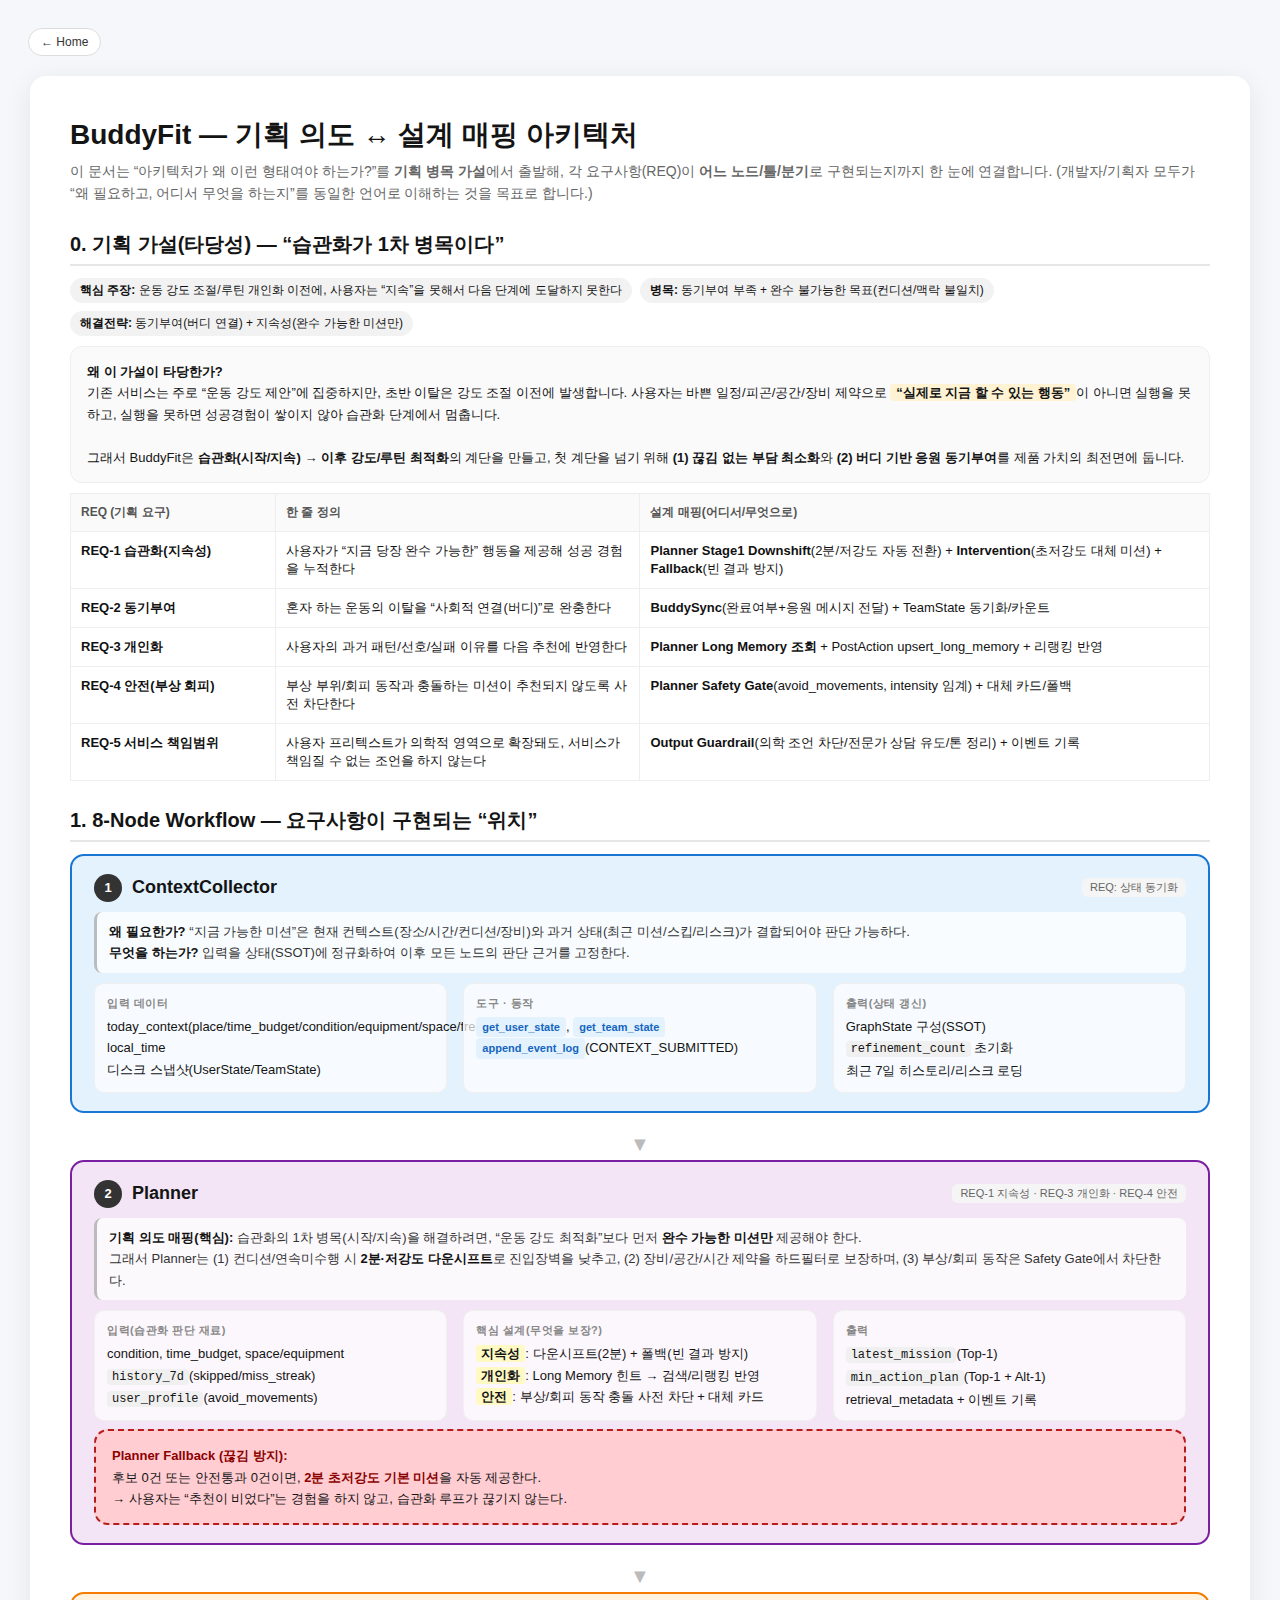
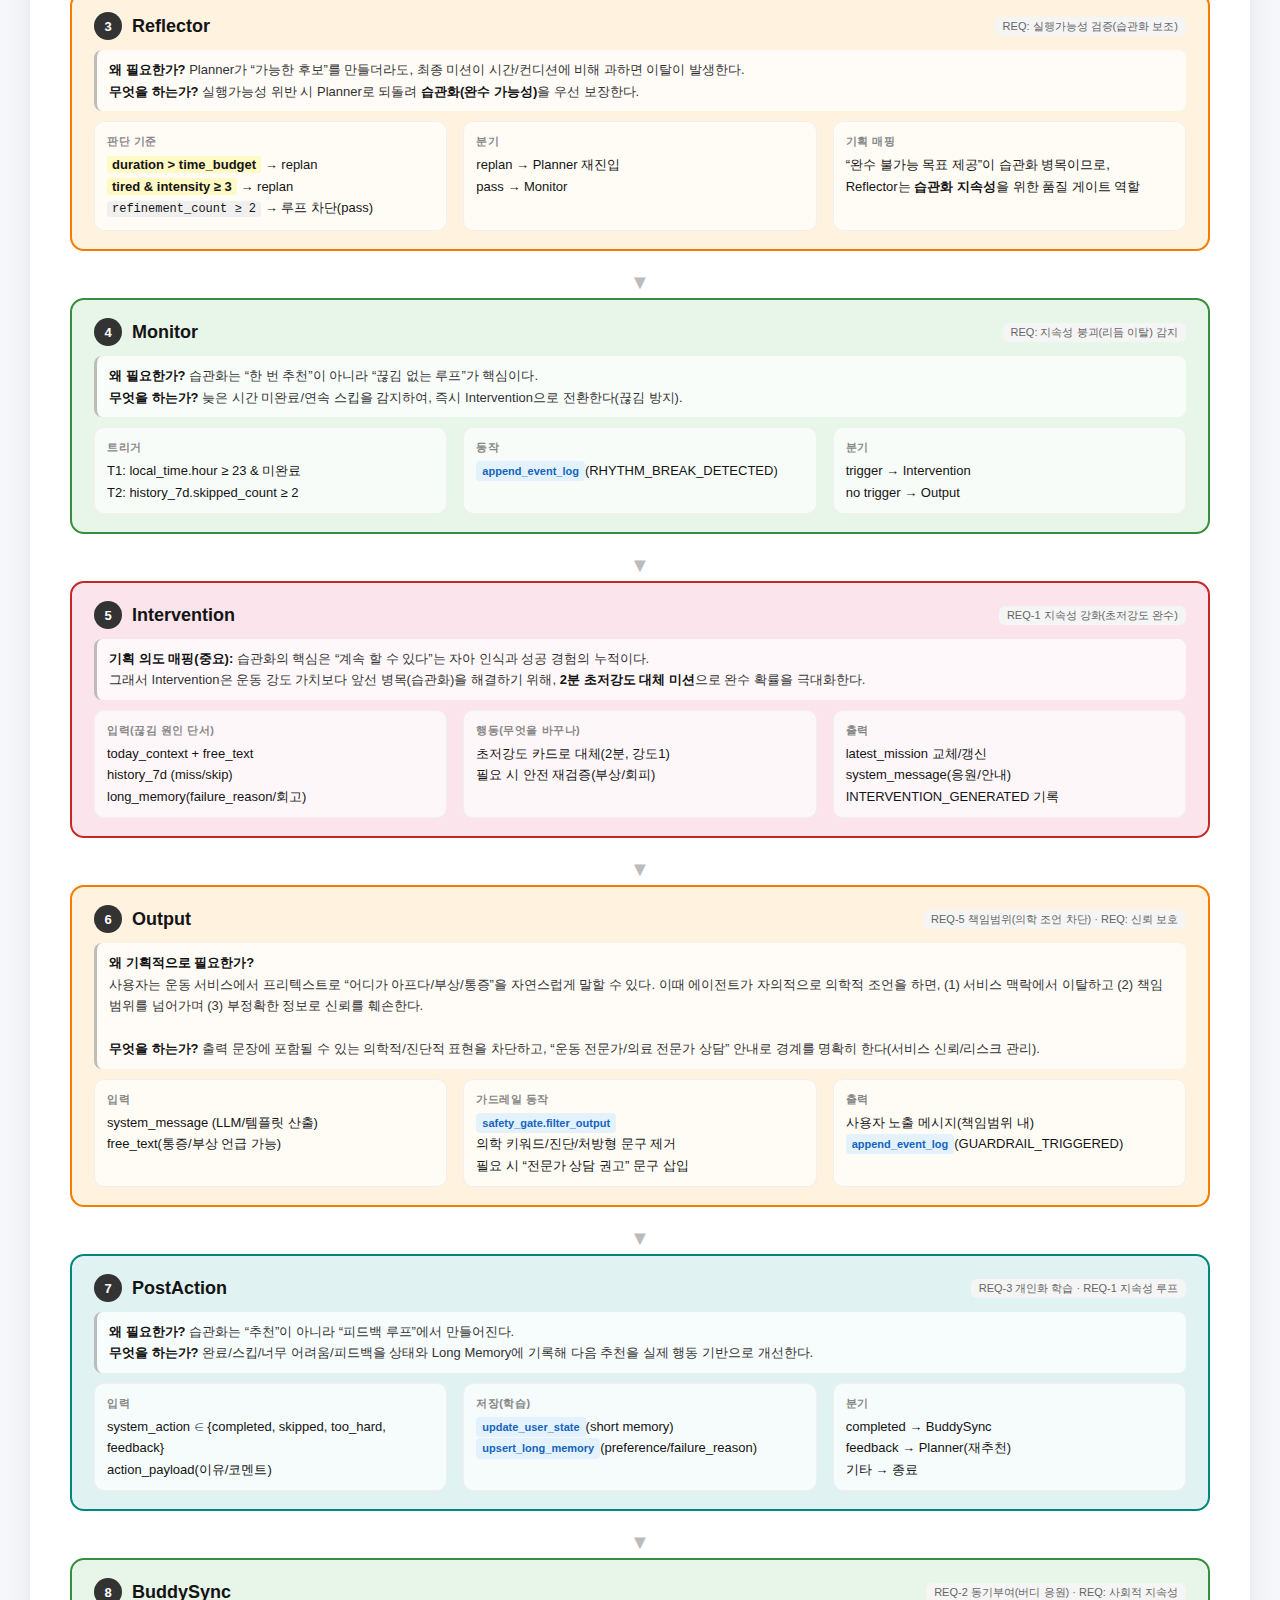
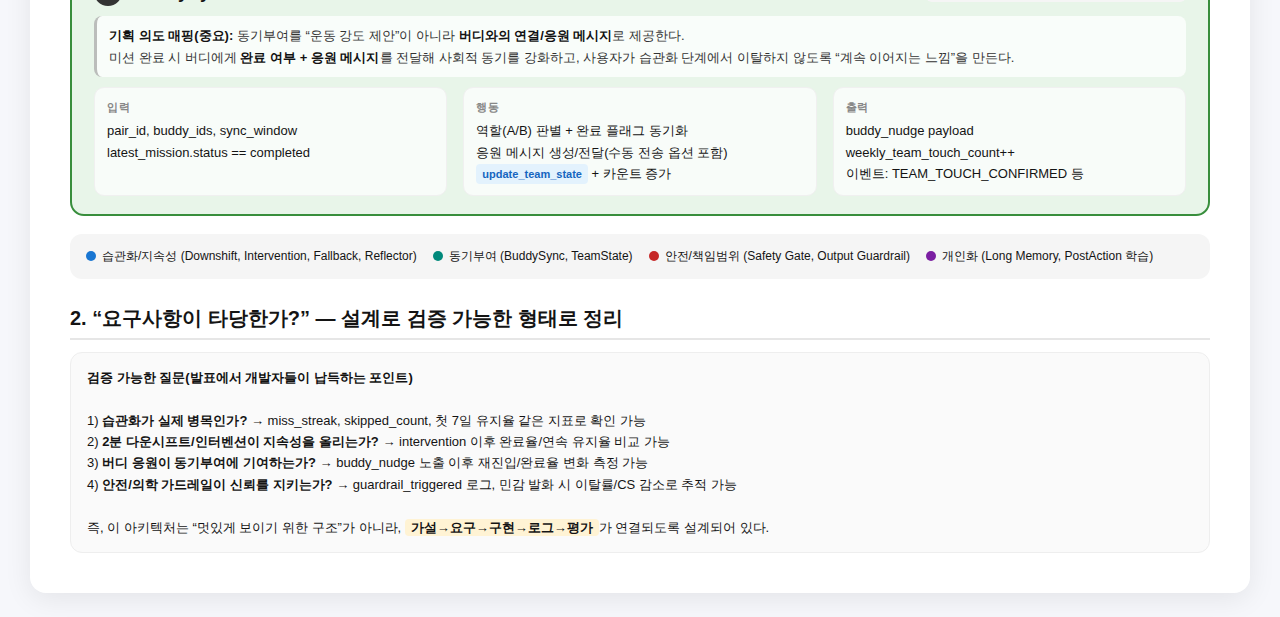
<file: buddyfit_docs/REQ_mapping.html>
<!DOCTYPE html>
<html lang="ko">
<head>
<meta charset="UTF-8">
<title>BuddyFit 아키텍처 — 기획의도↔설계 매핑 다이제스트</title>
<style>
  * { margin: 0; padding: 0; box-sizing: border-box; }
  body { font-family: 'Pretendard', -apple-system, 'Noto Sans KR', sans-serif; background: #f8f9fa; padding: 28px; color: #1a1a1a; }
  .page { max-width: 1220px; margin: 0 auto; background: #fff; border-radius: 16px; padding: 40px; box-shadow: 0 6px 28px rgba(0,0,0,0.08); }
  h1 { font-size: 28px; font-weight: 800; margin-bottom: 6px; }
  .subtitle { font-size: 14px; color: #666; margin-bottom: 26px; line-height: 1.6; }

  .section { margin-top: 26px; }
  .section-title { font-size: 20px; font-weight: 800; margin-bottom: 12px; border-bottom: 2px solid #e6e6e6; padding-bottom: 6px; }

  .pill-row { display: flex; flex-wrap: wrap; gap: 8px; margin: 10px 0 6px; }
  .pill { font-size: 12px; background: #f2f2f2; border-radius: 999px; padding: 4px 10px; }
  .pill b { color: #111; }

  .callout { background: #fafafa; border: 1px solid #eee; border-radius: 12px; padding: 14px 16px; margin-top: 10px; line-height: 1.65; font-size: 13px; }
  .callout strong { color: #111; }
  .callout .k { background: #fff3d4; padding: 1px 6px; border-radius: 4px; font-weight: 700; }

  .stage { border-radius: 14px; padding: 18px 22px; border: 2px solid #e6e6e6; margin-bottom: 16px; }
  .stage-header { display: flex; align-items: center; gap: 10px; margin-bottom: 10px; }
  .stage-num { font-size: 13px; font-weight: 900; color: #fff; background: #333; border-radius: 50%; width: 28px; height: 28px; display: flex; align-items: center; justify-content: center; flex-shrink: 0; }
  .stage-title { font-size: 18px; font-weight: 800; }
  .stage-req { font-size: 11px; color: #666; background: #f5f5f5; padding: 2px 8px; border-radius: 6px; margin-left: auto; }

  .stage-summary { font-size: 13px; color: #333; margin-bottom: 10px; padding: 9px 12px; background: rgba(255,255,255,0.75); border-radius: 8px; border-left: 3px solid rgba(0,0,0,0.25); line-height: 1.65; }
  .stage-summary b { color: #111; }

  .grid { display: grid; grid-template-columns: 1fr 1fr 1fr; gap: 12px; font-size: 13px; line-height: 1.65; }
  .col { background: rgba(255,255,255,0.7); border-radius: 10px; padding: 10px 12px; border: 1px solid #f0f0f0; }
  .col-label { font-size: 11px; font-weight: 800; color: #888; text-transform: uppercase; margin-bottom: 4px; letter-spacing: 0.5px; }
  code { background: #f0f0f0; padding: 1px 5px; border-radius: 4px; font-size: 12px; }
  .highlight { background: #FFF9C4; padding: 1px 5px; border-radius: 3px; font-weight: 700; }
  .tool-badge { display: inline-block; background: #E3F2FD; color: #1565C0; padding: 1px 6px; border-radius: 4px; font-size: 11px; font-weight: 700; }
  .arrow { text-align: center; font-size: 20px; color: #bbb; padding: 4px 0; }

  .sA { background: #E3F2FD; border-color: #1976D2; }
  .sB { background: #FFF3E0; border-color: #F57C00; }
  .sC { background: #E8F5E9; border-color: #388E3C; }
  .sD { background: #FCE4EC; border-color: #C62828; }
  .sE { background: #E0F2F1; border-color: #00897B; }
  .sF { background: #F3E5F5; border-color: #7B1FA2; }

  .fallback { background: #FFCDD2; border: 2px dashed #B71C1C; border-radius: 14px; padding: 14px 16px; text-align: left; font-size: 13px; margin-top: 8px; line-height: 1.65; }
  .fallback b { color: #8b0000; }

  .legend { display: flex; gap: 16px; margin-top: 18px; padding: 14px 16px; background: #f5f5f5; border-radius: 12px; font-size: 12px; flex-wrap: wrap; }
  .legend-item { display: flex; align-items: center; gap: 6px; }
  .legend-dot { width: 10px; height: 10px; border-radius: 50%; flex-shrink: 0; }

  .req-table { width: 100%; border-collapse: collapse; font-size: 13px; margin-top: 10px; }
  .req-table th, .req-table td { border: 1px solid #eee; padding: 10px 10px; vertical-align: top; }
  .req-table th { background: #fafafa; text-align: left; font-size: 12px; color: #555; }
  .req-table td b { color: #111; }
</style>
  <link rel="stylesheet" href="site.css" />
</head>
<body>

<nav class="nav">
  <a href="index.html">← Home</a>
</nav>

<div class="page">
  <h1>BuddyFit — 기획 의도 ↔ 설계 매핑 아키텍처</h1>
  <p class="subtitle">
    이 문서는 “아키텍처가 왜 이런 형태여야 하는가?”를 <b>기획 병목 가설</b>에서 출발해,
    각 요구사항(REQ)이 <b>어느 노드/툴/분기</b>로 구현되는지까지 한 눈에 연결합니다.
    (개발자/기획자 모두가 “왜 필요하고, 어디서 무엇을 하는지”를 동일한 언어로 이해하는 것을 목표로 합니다.)
  </p>

  <!-- 0) Product Thesis -->
  <div class="section">
    <div class="section-title">0. 기획 가설(타당성) — “습관화가 1차 병목이다”</div>

    <div class="pill-row">
      <span class="pill"><b>핵심 주장:</b> 운동 강도 조절/루틴 개인화 이전에, 사용자는 “지속”을 못해서 다음 단계에 도달하지 못한다</span>
      <span class="pill"><b>병목:</b> 동기부여 부족 + 완수 불가능한 목표(컨디션/맥락 불일치)</span>
      <span class="pill"><b>해결전략:</b> 동기부여(버디 연결) + 지속성(완수 가능한 미션만)</span>
    </div>

    <div class="callout">
      <strong>왜 이 가설이 타당한가?</strong><br>
      기존 서비스는 주로 “운동 강도 제안”에 집중하지만, 초반 이탈은 강도 조절 이전에 발생합니다.
      사용자는 바쁜 일정/피곤/공간/장비 제약으로 <span class="k">“실제로 지금 할 수 있는 행동”</span>이 아니면 실행을 못하고,
      실행을 못하면 성공경험이 쌓이지 않아 습관화 단계에서 멈춥니다.<br><br>
      그래서 BuddyFit은 <b>습관화(시작/지속) → 이후 강도/루틴 최적화</b>의 계단을 만들고,
      첫 계단을 넘기 위해 <b>(1) 끊김 없는 부담 최소화</b>와 <b>(2) 버디 기반 응원 동기부여</b>를 제품 가치의 최전면에 둡니다.
    </div>

    <table class="req-table">
      <thead>
        <tr>
          <th style="width:18%">REQ (기획 요구)</th>
          <th style="width:32%">한 줄 정의</th>
          <th style="width:50%">설계 매핑(어디서/무엇으로)</th>
        </tr>
      </thead>
      <tbody>
        <tr>
          <td><b>REQ-1 습관화(지속성)</b></td>
          <td>사용자가 “지금 당장 완수 가능한” 행동을 제공해 성공 경험을 누적한다</td>
          <td><b>Planner Stage1 Downshift</b>(2분/저강도 자동 전환) + <b>Intervention</b>(초저강도 대체 미션) + <b>Fallback</b>(빈 결과 방지)</td>
        </tr>
        <tr>
          <td><b>REQ-2 동기부여</b></td>
          <td>혼자 하는 운동의 이탈을 “사회적 연결(버디)”로 완충한다</td>
          <td><b>BuddySync</b>(완료여부+응원 메시지 전달) + TeamState 동기화/카운트</td>
        </tr>
        <tr>
          <td><b>REQ-3 개인화</b></td>
          <td>사용자의 과거 패턴/선호/실패 이유를 다음 추천에 반영한다</td>
          <td><b>Planner Long Memory 조회</b> + PostAction upsert_long_memory + 리랭킹 반영</td>
        </tr>
        <tr>
          <td><b>REQ-4 안전(부상 회피)</b></td>
          <td>부상 부위/회피 동작과 충돌하는 미션이 추천되지 않도록 사전 차단한다</td>
          <td><b>Planner Safety Gate</b>(avoid_movements, intensity 임계) + 대체 카드/폴백</td>
        </tr>
        <tr>
          <td><b>REQ-5 서비스 책임범위</b></td>
          <td>사용자 프리텍스트가 의학적 영역으로 확장돼도, 서비스가 책임질 수 없는 조언을 하지 않는다</td>
          <td><b>Output Guardrail</b>(의학 조언 차단/전문가 상담 유도/톤 정리) + 이벤트 기록</td>
        </tr>
      </tbody>
    </table>
  </div>

  <!-- 1) Workflow nodes -->
  <div class="section">
    <div class="section-title">1. 8-Node Workflow — 요구사항이 구현되는 “위치”</div>

    <!-- 1 ContextCollector -->
    <div class="stage sA">
      <div class="stage-header">
        <div class="stage-num">1</div>
        <div class="stage-title">ContextCollector</div>
        <div class="stage-req">REQ: 상태 동기화</div>
      </div>

      <div class="stage-summary">
        <b>왜 필요한가?</b> “지금 가능한 미션”은 현재 컨텍스트(장소/시간/컨디션/장비)와 과거 상태(최근 미션/스킵/리스크)가 결합되어야 판단 가능하다.<br>
        <b>무엇을 하는가?</b> 입력을 상태(SSOT)에 정규화하여 이후 모든 노드의 판단 근거를 고정한다.
      </div>

      <div class="grid">
        <div class="col">
          <div class="col-label">입력 데이터</div>
          today_context(place/time_budget/condition/equipment/space/free_text)<br>
          local_time<br>
          디스크 스냅샷(UserState/TeamState)
        </div>
        <div class="col">
          <div class="col-label">도구 · 동작</div>
          <span class="tool-badge">get_user_state</span>, <span class="tool-badge">get_team_state</span><br>
          <span class="tool-badge">append_event_log</span>(CONTEXT_SUBMITTED)
        </div>
        <div class="col">
          <div class="col-label">출력(상태 갱신)</div>
          GraphState 구성(SSOT)<br>
          <code>refinement_count</code> 초기화<br>
          최근 7일 히스토리/리스크 로딩
        </div>
      </div>
    </div>

    <div class="arrow">▼</div>

    <!-- 2 Planner -->
    <div class="stage sF">
      <div class="stage-header">
        <div class="stage-num">2</div>
        <div class="stage-title">Planner</div>
        <div class="stage-req">REQ-1 지속성 · REQ-3 개인화 · REQ-4 안전</div>
      </div>

      <div class="stage-summary">
        <b>기획 의도 매핑(핵심):</b> 습관화의 1차 병목(시작/지속)을 해결하려면, “운동 강도 최적화”보다 먼저 <b>완수 가능한 미션만</b> 제공해야 한다.<br>
        그래서 Planner는 (1) 컨디션/연속미수행 시 <b>2분·저강도 다운시프트</b>로 진입장벽을 낮추고, (2) 장비/공간/시간 제약을 하드필터로 보장하며, (3) 부상/회피 동작은 Safety Gate에서 차단한다.
      </div>

      <div class="grid">
        <div class="col">
          <div class="col-label">입력(습관화 판단 재료)</div>
          condition, time_budget, space/equipment<br>
          <code>history_7d</code>(skipped/miss_streak)<br>
          <code>user_profile</code>(avoid_movements)
        </div>
        <div class="col">
          <div class="col-label">핵심 설계(무엇을 보장?)</div>
          <span class="highlight">지속성</span>: 다운시프트(2분) + 폴백(빈 결과 방지)<br>
          <span class="highlight">개인화</span>: Long Memory 힌트 → 검색/리랭킹 반영<br>
          <span class="highlight">안전</span>: 부상/회피 동작 충돌 사전 차단 + 대체 카드
        </div>
        <div class="col">
          <div class="col-label">출력</div>
          <code>latest_mission</code>(Top-1)<br>
          <code>min_action_plan</code>(Top-1 + Alt-1)<br>
          retrieval_metadata + 이벤트 기록
        </div>
      </div>

      <div class="fallback">
        <b>Planner Fallback (끊김 방지):</b><br>
        후보 0건 또는 안전통과 0건이면, <b>2분 초저강도 기본 미션</b>을 자동 제공한다.<br>
        → 사용자는 “추천이 비었다”는 경험을 하지 않고, 습관화 루프가 끊기지 않는다.
      </div>
    </div>

    <div class="arrow">▼</div>

    <!-- 3 Reflector -->
    <div class="stage sB">
      <div class="stage-header">
        <div class="stage-num">3</div>
        <div class="stage-title">Reflector</div>
        <div class="stage-req">REQ: 실행가능성 검증(습관화 보조)</div>
      </div>

      <div class="stage-summary">
        <b>왜 필요한가?</b> Planner가 “가능한 후보”를 만들더라도, 최종 미션이 시간/컨디션에 비해 과하면 이탈이 발생한다.<br>
        <b>무엇을 하는가?</b> 실행가능성 위반 시 Planner로 되돌려 <b>습관화(완수 가능성)</b>을 우선 보장한다.
      </div>

      <div class="grid">
        <div class="col">
          <div class="col-label">판단 기준</div>
          <span class="highlight">duration > time_budget</span> → replan<br>
          <span class="highlight">tired & intensity ≥ 3</span> → replan<br>
          <code>refinement_count ≥ 2</code> → 루프 차단(pass)
        </div>
        <div class="col">
          <div class="col-label">분기</div>
          replan → Planner 재진입<br>
          pass → Monitor
        </div>
        <div class="col">
          <div class="col-label">기획 매핑</div>
          “완수 불가능 목표 제공”이 습관화 병목이므로,<br>
          Reflector는 <b>습관화 지속성</b>을 위한 품질 게이트 역할
        </div>
      </div>
    </div>

    <div class="arrow">▼</div>

    <!-- 4 Monitor -->
    <div class="stage sC">
      <div class="stage-header">
        <div class="stage-num">4</div>
        <div class="stage-title">Monitor</div>
        <div class="stage-req">REQ: 지속성 붕괴(리듬 이탈) 감지</div>
      </div>

      <div class="stage-summary">
        <b>왜 필요한가?</b> 습관화는 “한 번 추천”이 아니라 “끊김 없는 루프”가 핵심이다.<br>
        <b>무엇을 하는가?</b> 늦은 시간 미완료/연속 스킵을 감지하여, 즉시 Intervention으로 전환한다(끊김 방지).
      </div>

      <div class="grid">
        <div class="col">
          <div class="col-label">트리거</div>
          T1: local_time.hour ≥ 23 & 미완료<br>
          T2: history_7d.skipped_count ≥ 2
        </div>
        <div class="col">
          <div class="col-label">동작</div>
          <span class="tool-badge">append_event_log</span>(RHYTHM_BREAK_DETECTED)
        </div>
        <div class="col">
          <div class="col-label">분기</div>
          trigger → Intervention<br>
          no trigger → Output
        </div>
      </div>
    </div>

    <div class="arrow">▼</div>

    <!-- 5 Intervention -->
    <div class="stage sD">
      <div class="stage-header">
        <div class="stage-num">5</div>
        <div class="stage-title">Intervention</div>
        <div class="stage-req">REQ-1 지속성 강화(초저강도 완수)</div>
      </div>

      <div class="stage-summary">
        <b>기획 의도 매핑(중요):</b> 습관화의 핵심은 “계속 할 수 있다”는 자아 인식과 성공 경험의 누적이다.<br>
        그래서 Intervention은 운동 강도 가치보다 앞선 병목(습관화)을 해결하기 위해, <b>2분 초저강도 대체 미션</b>으로 완수 확률을 극대화한다.
      </div>

      <div class="grid">
        <div class="col">
          <div class="col-label">입력(끊김 원인 단서)</div>
          today_context + free_text<br>
          history_7d (miss/skip)<br>
          long_memory(failure_reason/회고)
        </div>
        <div class="col">
          <div class="col-label">행동(무엇을 바꾸나)</div>
          초저강도 카드로 대체(2분, 강도1)<br>
          필요 시 안전 재검증(부상/회피)
        </div>
        <div class="col">
          <div class="col-label">출력</div>
          latest_mission 교체/갱신<br>
          system_message(응원/안내)<br>
          INTERVENTION_GENERATED 기록
        </div>
      </div>
    </div>

    <div class="arrow">▼</div>

    <!-- 6 Output -->
    <div class="stage sB">
      <div class="stage-header">
        <div class="stage-num">6</div>
        <div class="stage-title">Output</div>
        <div class="stage-req">REQ-5 책임범위(의학 조언 차단) · REQ: 신뢰 보호</div>
      </div>

      <div class="stage-summary">
        <b>왜 기획적으로 필요한가?</b><br>
        사용자는 운동 서비스에서 프리텍스트로 “어디가 아프다/부상/통증”을 자연스럽게 말할 수 있다.
        이때 에이전트가 자의적으로 의학적 조언을 하면, (1) 서비스 맥락에서 이탈하고 (2) 책임 범위를 넘어가며 (3) 부정확한 정보로 신뢰를 훼손한다.<br><br>
        <b>무엇을 하는가?</b> 출력 문장에 포함될 수 있는 의학적/진단적 표현을 차단하고,
        “운동 전문가/의료 전문가 상담” 안내로 경계를 명확히 한다(서비스 신뢰/리스크 관리).
      </div>

      <div class="grid">
        <div class="col">
          <div class="col-label">입력</div>
          system_message (LLM/템플릿 산출)<br>
          free_text(통증/부상 언급 가능)
        </div>
        <div class="col">
          <div class="col-label">가드레일 동작</div>
          <span class="tool-badge">safety_gate.filter_output</span><br>
          의학 키워드/진단/처방형 문구 제거<br>
          필요 시 “전문가 상담 권고” 문구 삽입
        </div>
        <div class="col">
          <div class="col-label">출력</div>
          사용자 노출 메시지(책임범위 내)<br>
          <span class="tool-badge">append_event_log</span>(GUARDRAIL_TRIGGERED)
        </div>
      </div>
    </div>

    <div class="arrow">▼</div>

    <!-- 7 PostAction -->
    <div class="stage sE">
      <div class="stage-header">
        <div class="stage-num">7</div>
        <div class="stage-title">PostAction</div>
        <div class="stage-req">REQ-3 개인화 학습 · REQ-1 지속성 루프</div>
      </div>

      <div class="stage-summary">
        <b>왜 필요한가?</b> 습관화는 “추천”이 아니라 “피드백 루프”에서 만들어진다.<br>
        <b>무엇을 하는가?</b> 완료/스킵/너무 어려움/피드백을 상태와 Long Memory에 기록해 다음 추천을 실제 행동 기반으로 개선한다.
      </div>

      <div class="grid">
        <div class="col">
          <div class="col-label">입력</div>
          system_action ∈ {completed, skipped, too_hard, feedback}<br>
          action_payload(이유/코멘트)
        </div>
        <div class="col">
          <div class="col-label">저장(학습)</div>
          <span class="tool-badge">update_user_state</span>(short memory)<br>
          <span class="tool-badge">upsert_long_memory</span>(preference/failure_reason)
        </div>
        <div class="col">
          <div class="col-label">분기</div>
          completed → BuddySync<br>
          feedback → Planner(재추천)<br>
          기타 → 종료
        </div>
      </div>
    </div>

    <div class="arrow">▼</div>

    <!-- 8 BuddySync -->
    <div class="stage sC">
      <div class="stage-header">
        <div class="stage-num">8</div>
        <div class="stage-title">BuddySync</div>
        <div class="stage-req">REQ-2 동기부여(버디 응원) · REQ: 사회적 지속성</div>
      </div>

      <div class="stage-summary">
        <b>기획 의도 매핑(중요):</b> 동기부여를 “운동 강도 제안”이 아니라 <b>버디와의 연결/응원 메시지</b>로 제공한다.<br>
        미션 완료 시 버디에게 <b>완료 여부 + 응원 메시지</b>를 전달해 사회적 동기를 강화하고,
        사용자가 습관화 단계에서 이탈하지 않도록 “계속 이어지는 느낌”을 만든다.
      </div>

      <div class="grid">
        <div class="col">
          <div class="col-label">입력</div>
          pair_id, buddy_ids, sync_window<br>
          latest_mission.status == completed
        </div>
        <div class="col">
          <div class="col-label">행동</div>
          역할(A/B) 판별 + 완료 플래그 동기화<br>
          응원 메시지 생성/전달(수동 전송 옵션 포함)<br>
          <span class="tool-badge">update_team_state</span> + 카운트 증가
        </div>
        <div class="col">
          <div class="col-label">출력</div>
          buddy_nudge payload<br>
          weekly_team_touch_count++<br>
          이벤트: TEAM_TOUCH_CONFIRMED 등
        </div>
      </div>
    </div>

    <div class="legend">
      <div class="legend-item"><div class="legend-dot" style="background:#1976D2"></div> 습관화/지속성 (Downshift, Intervention, Fallback, Reflector)</div>
      <div class="legend-item"><div class="legend-dot" style="background:#00897B"></div> 동기부여 (BuddySync, TeamState)</div>
      <div class="legend-item"><div class="legend-dot" style="background:#C62828"></div> 안전/책임범위 (Safety Gate, Output Guardrail)</div>
      <div class="legend-item"><div class="legend-dot" style="background:#7B1FA2"></div> 개인화 (Long Memory, PostAction 학습)</div>
    </div>

  </div>

  <!-- 2) Design sanity check -->
  <div class="section">
    <div class="section-title">2. “요구사항이 타당한가?” — 설계로 검증 가능한 형태로 정리</div>

    <div class="callout">
      <strong>검증 가능한 질문(발표에서 개발자들이 납득하는 포인트)</strong><br><br>
      1) <b>습관화가 실제 병목인가?</b> → miss_streak, skipped_count, 첫 7일 유지율 같은 지표로 확인 가능<br>
      2) <b>2분 다운시프트/인터벤션이 지속성을 올리는가?</b> → intervention 이후 완료율/연속 유지율 비교 가능<br>
      3) <b>버디 응원이 동기부여에 기여하는가?</b> → buddy_nudge 노출 이후 재진입/완료율 변화 측정 가능<br>
      4) <b>안전/의학 가드레일이 신뢰를 지키는가?</b> → guardrail_triggered 로그, 민감 발화 시 이탈률/CS 감소로 추적 가능<br><br>
      즉, 이 아키텍처는 “멋있게 보이기 위한 구조”가 아니라, <span class="k">가설→요구→구현→로그→평가</span>가 연결되도록 설계되어 있다.
    </div>
  </div>

</div>
</body>
</html>
</file>
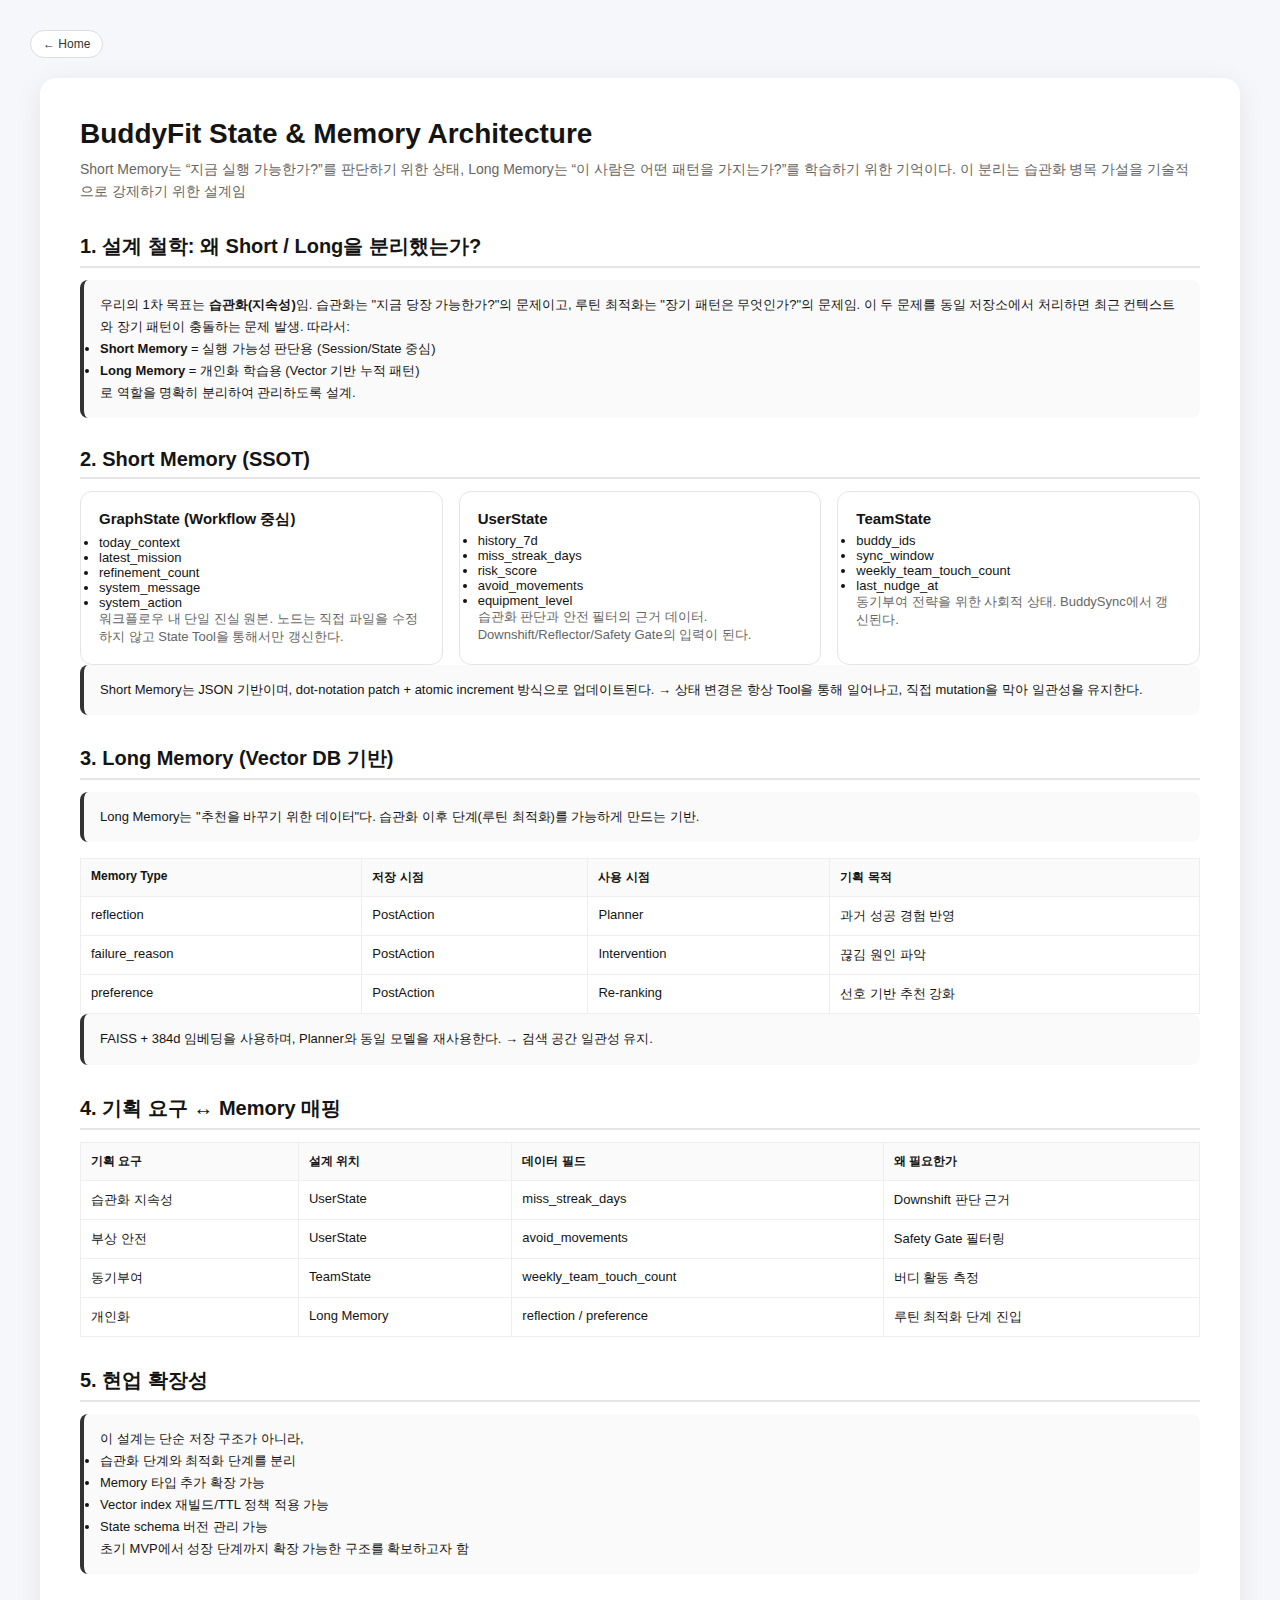
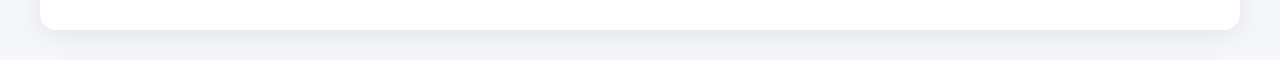
<file: buddyfit_docs/State_Memory_Architecture.html>
<!DOCTYPE html>
<html lang="ko">
<head>
<meta charset="UTF-8">
<title>BuddyFit State & Memory Architecture</title>
<style>
* { margin:0; padding:0; box-sizing:border-box; }
body { font-family:'Pretendard', -apple-system, 'Noto Sans KR', sans-serif;
       background:#f8f9fa; padding:30px; color:#1a1a1a; }
.page { max-width:1200px; margin:0 auto; background:#fff;
        border-radius:16px; padding:40px;
        box-shadow:0 6px 28px rgba(0,0,0,0.08); }

h1 { font-size:28px; font-weight:800; margin-bottom:8px; }
.subtitle { font-size:14px; color:#666; margin-bottom:28px; line-height:1.6; }

.section { margin-top:30px; }
.section-title { font-size:20px; font-weight:800; margin-bottom:12px;
                 border-bottom:2px solid #e5e5e5; padding-bottom:6px; }

.callout {
  background:#fafafa;
  border-left:4px solid #333;
  padding:14px 16px;
  border-radius:8px;
  font-size:13px;
  line-height:1.7;
  margin-bottom:16px;
}

.grid { display:grid;
        grid-template-columns:repeat(auto-fit,minmax(260px,1fr));
        gap:14px; font-size:13px; }

.card { border:1px solid #eee;
        border-radius:12px;
        padding:14px;
        background:#fff; }

.card h3 { font-size:15px; margin-bottom:6px; }

.table { width:100%; border-collapse:collapse; font-size:13px; margin-top:12px; }
.table th, .table td { border:1px solid #eee; padding:10px; vertical-align:top; }
.table th { background:#fafafa; text-align:left; font-size:12px; }

.highlight { background:#fff3d4; padding:2px 6px; border-radius:4px; font-weight:600; }

</style>
  <link rel="stylesheet" href="site.css" />
</head>
<body>

<nav class="nav">
  <a href="index.html">← Home</a>
</nav>

<div class="page">

<h1>BuddyFit State & Memory Architecture</h1>
<p class="subtitle">
Short Memory는 “지금 실행 가능한가?”를 판단하기 위한 상태,
Long Memory는 “이 사람은 어떤 패턴을 가지는가?”를 학습하기 위한 기억이다.
이 분리는 습관화 병목 가설을 기술적으로 강제하기 위한 설계임
</p>

<!-- 1. 설계 철학 -->
<div class="section">
<div class="section-title">1. 설계 철학: 왜 Short / Long을 분리했는가?</div>

<div class="callout">
우리의 1차 목표는 <b>습관화(지속성)</b>임.

습관화는 "지금 당장 가능한가?"의 문제이고,
루틴 최적화는 "장기 패턴은 무엇인가?"의 문제임.

이 두 문제를 동일 저장소에서 처리하면
최근 컨텍스트와 장기 패턴이 충돌하는 문제 발생.

따라서:
<ul>
<li><b>Short Memory</b> = 실행 가능성 판단용 (Session/State 중심)</li>
<li><b>Long Memory</b> = 개인화 학습용 (Vector 기반 누적 패턴)</li>
</ul>
로 역할을 명확히 분리하여 관리하도록 설계.
</div>

</div>

<!-- 2. Short Memory -->
<div class="section">
<div class="section-title">2. Short Memory (SSOT)</div>

<div class="grid">

<div class="card">
<h3>GraphState (Workflow 중심)</h3>
<ul>
<li>today_context</li>
<li>latest_mission</li>
<li>refinement_count</li>
<li>system_message</li>
<li>system_action</li>
</ul>
<p>
워크플로우 내 단일 진실 원본.
노드는 직접 파일을 수정하지 않고
State Tool을 통해서만 갱신한다.
</p>
</div>

<div class="card">
<h3>UserState</h3>
<ul>
<li>history_7d</li>
<li>miss_streak_days</li>
<li>risk_score</li>
<li>avoid_movements</li>
<li>equipment_level</li>
</ul>
<p>
습관화 판단과 안전 필터의 근거 데이터.
Downshift/Reflector/Safety Gate의 입력이 된다.
</p>
</div>

<div class="card">
<h3>TeamState</h3>
<ul>
<li>buddy_ids</li>
<li>sync_window</li>
<li>weekly_team_touch_count</li>
<li>last_nudge_at</li>
</ul>
<p>
동기부여 전략을 위한 사회적 상태.
BuddySync에서 갱신된다.
</p>
</div>

</div>

<div class="callout">
Short Memory는 JSON 기반이며,
dot-notation patch + atomic increment 방식으로 업데이트된다.
→ 상태 변경은 항상 Tool을 통해 일어나고,
직접 mutation을 막아 일관성을 유지한다.
</div>

</div>

<!-- 3. Long Memory -->
<div class="section">
<div class="section-title">3. Long Memory (Vector DB 기반)</div>

<div class="callout">
Long Memory는 "추천을 바꾸기 위한 데이터"다.
습관화 이후 단계(루틴 최적화)를 가능하게 만드는 기반.
</div>

<table class="table">
<thead>
<tr>
<th>Memory Type</th>
<th>저장 시점</th>
<th>사용 시점</th>
<th>기획 목적</th>
</tr>
</thead>
<tbody>
<tr>
<td>reflection</td>
<td>PostAction</td>
<td>Planner</td>
<td>과거 성공 경험 반영</td>
</tr>
<tr>
<td>failure_reason</td>
<td>PostAction</td>
<td>Intervention</td>
<td>끊김 원인 파악</td>
</tr>
<tr>
<td>preference</td>
<td>PostAction</td>
<td>Re-ranking</td>
<td>선호 기반 추천 강화</td>
</tr>
</tbody>
</table>

<div class="callout">
FAISS + 384d 임베딩을 사용하며,
Planner와 동일 모델을 재사용한다.
→ 검색 공간 일관성 유지.
</div>

</div>

<!-- 4. 설계 매핑 -->
<div class="section">
<div class="section-title">4. 기획 요구 ↔ Memory 매핑</div>

<table class="table">
<thead>
<tr>
<th>기획 요구</th>
<th>설계 위치</th>
<th>데이터 필드</th>
<th>왜 필요한가</th>
</tr>
</thead>
<tbody>
<tr>
<td>습관화 지속성</td>
<td>UserState</td>
<td>miss_streak_days</td>
<td>Downshift 판단 근거</td>
</tr>
<tr>
<td>부상 안전</td>
<td>UserState</td>
<td>avoid_movements</td>
<td>Safety Gate 필터링</td>
</tr>
<tr>
<td>동기부여</td>
<td>TeamState</td>
<td>weekly_team_touch_count</td>
<td>버디 활동 측정</td>
</tr>
<tr>
<td>개인화</td>
<td>Long Memory</td>
<td>reflection / preference</td>
<td>루틴 최적화 단계 진입</td>
</tr>
</tbody>
</table>

</div>

<!-- 5. 유지보수/확장 -->
<div class="section">
<div class="section-title">5. 현업 확장성</div>

<div class="callout">
이 설계는 단순 저장 구조가 아니라,
<ul>
<li>습관화 단계와 최적화 단계를 분리</li>
<li>Memory 타입 추가 확장 가능</li>
<li>Vector index 재빌드/TTL 정책 적용 가능</li>
<li>State schema 버전 관리 가능</li>
</ul>
초기 MVP에서 성장 단계까지 확장 가능한 구조를 확보하고자 함
</div>

</div>

</div>
</body>
</html>
</file>
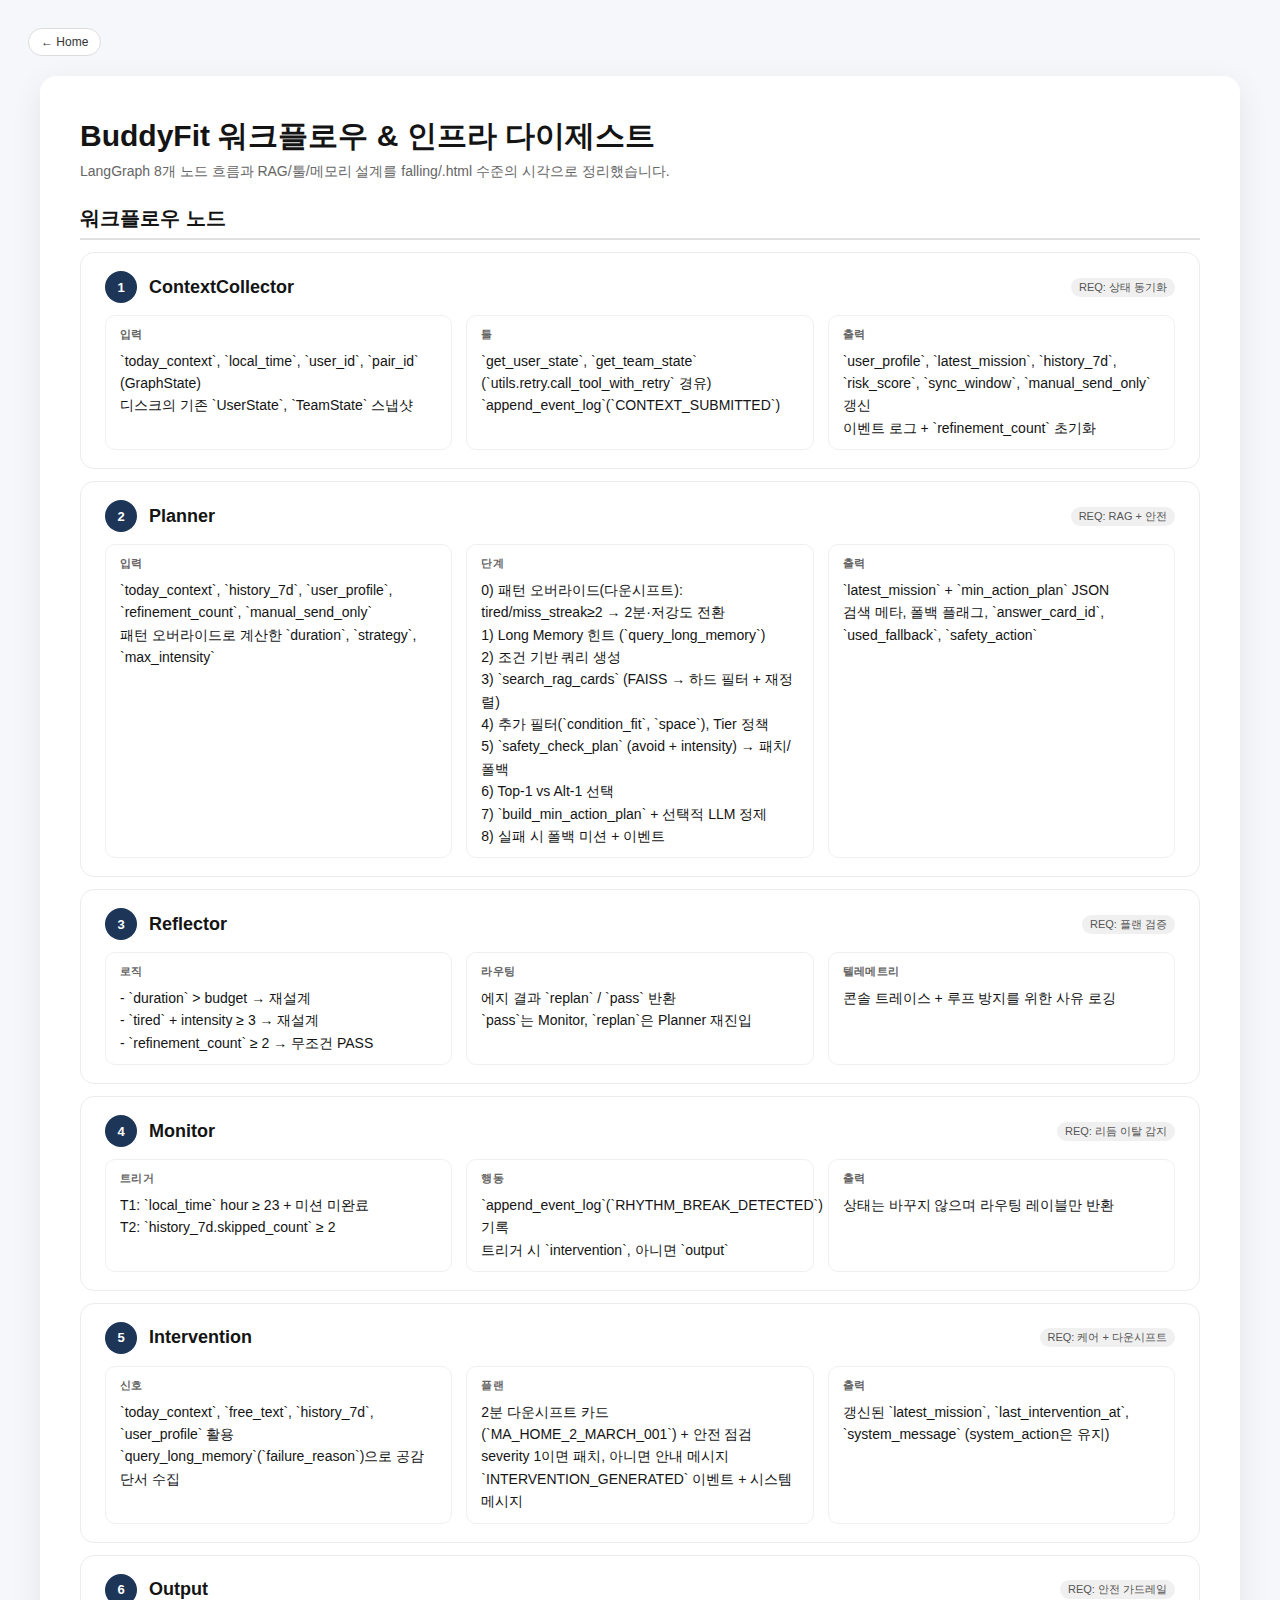
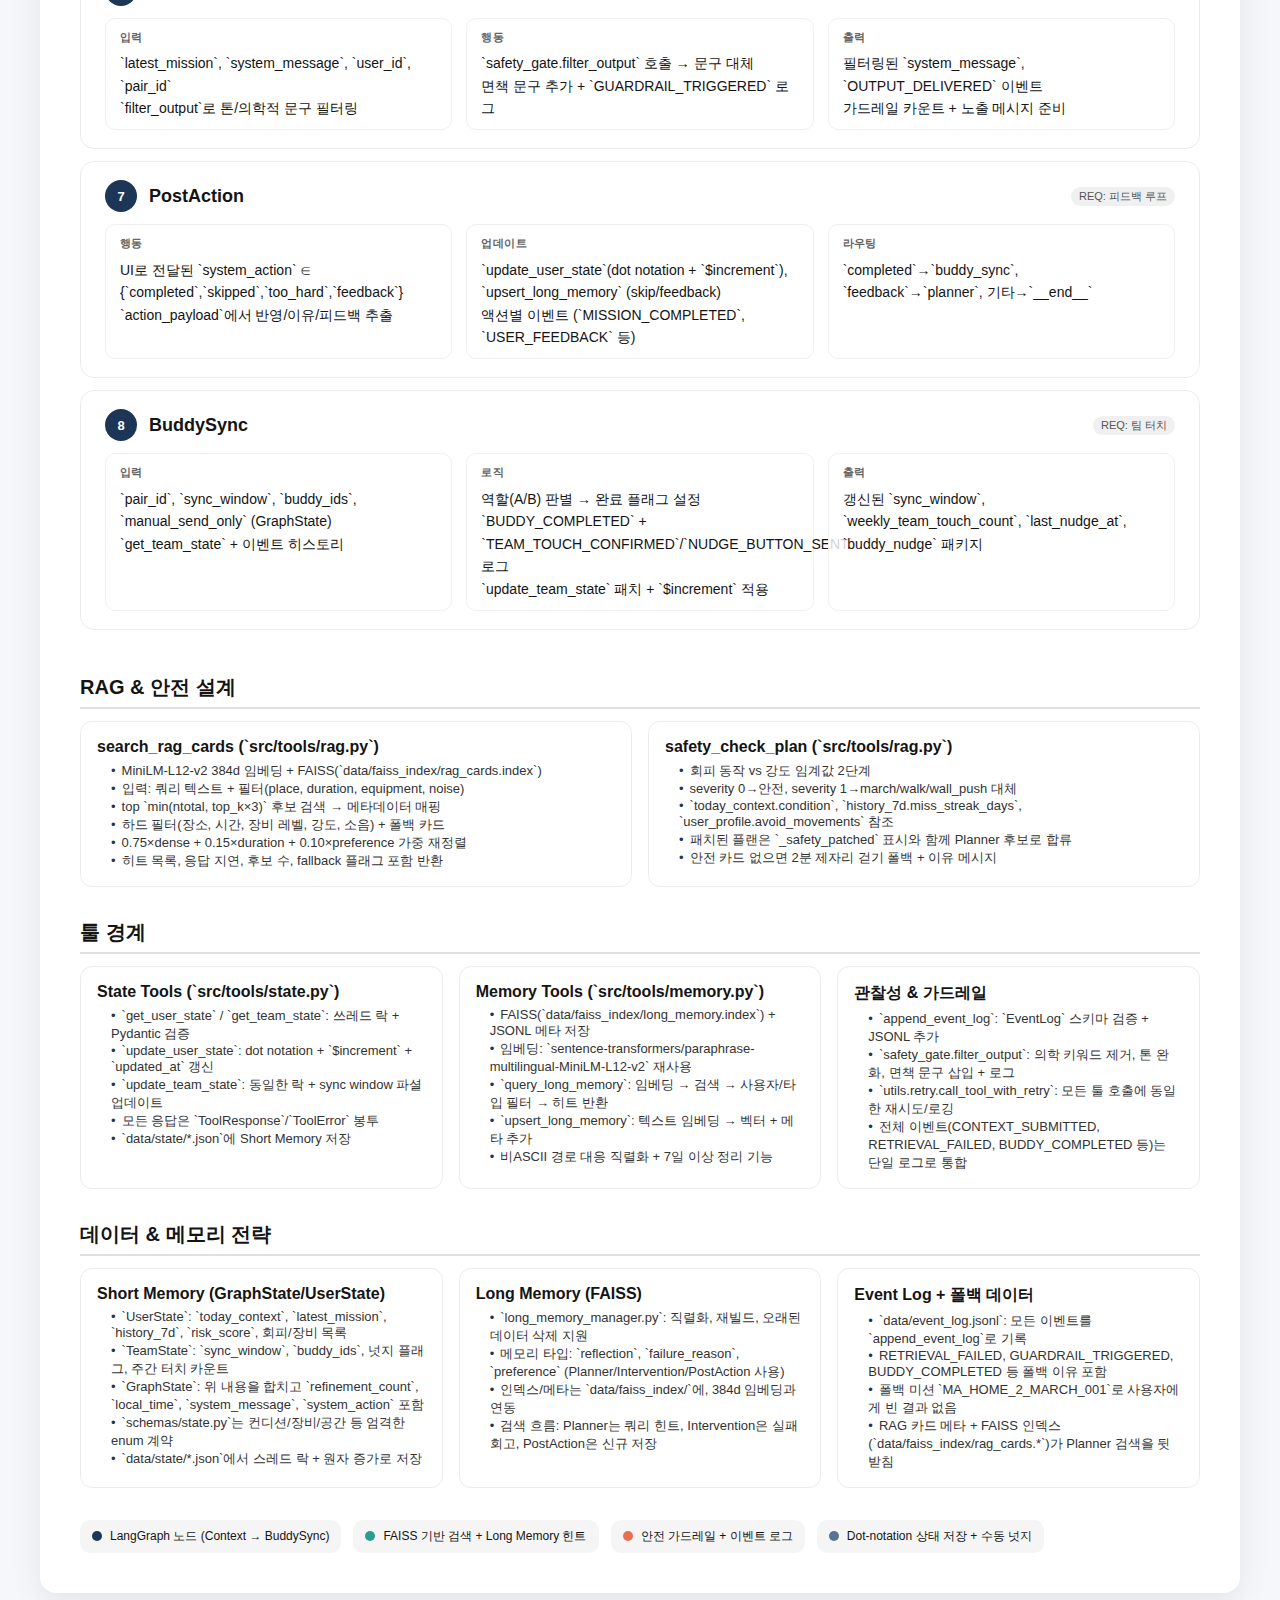
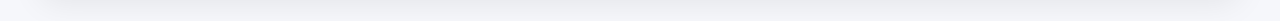
<file: docs/architecture_.html>
<!DOCTYPE html>
<html lang="ko">
<head>
<meta charset="UTF-8">
<title>BuddyFit 아키텍처 다이제스트</title>
<style>
  * { margin: 0; padding: 0; box-sizing: border-box; }
  body { font-family: 'Pretendard', -apple-system, 'Noto Sans KR', sans-serif; background: #f5f5f7; padding: 28px; color: #111; }
  .page { max-width: 1200px; margin: 0 auto; background: #fff; border-radius: 16px; padding: 40px; box-shadow: 0 10px 32px rgba(0,0,0,0.08); }
  h1 { font-size: 30px; font-weight: 800; margin-bottom: 6px; }
  .subtitle { font-size: 14px; color: #666; margin-bottom: 24px; }
  .section { margin-bottom: 32px; }
  .section-title { font-size: 20px; font-weight: 700; margin-bottom: 12px; border-bottom: 2px solid #e0e0e0; padding-bottom: 6px; }
  .pipeline { display: flex; flex-direction: column; gap: 0; }
  .stage { border-radius: 14px; padding: 18px 24px; position: relative; background: #fff; margin-bottom: 12px; border: 1px solid #ececec; }
  .stage-header { display: flex; align-items: center; gap: 12px; margin-bottom: 12px; }
  .stage-num { font-size: 13px; font-weight: 800; color: #fff; background: #1d3557; border-radius: 50%; width: 32px; height: 32px; display: flex; align-items: center; justify-content: center; flex-shrink: 0; }
  .stage-title { font-size: 18px; font-weight: 700; }
  .stage-req { font-size: 11px; color: #555; background: #f0f0f0; padding: 2px 8px; border-radius: 999px; margin-left: auto; }
  .stage-columns { display: grid; grid-template-columns: repeat(auto-fit, minmax(240px, 1fr)); gap: 14px; font-size: 14px; line-height: 1.6; }
  .col { background: rgba(255,255,255,0.8); border-radius: 10px; padding: 10px 14px; border: 1px solid #f0f0f0; }
  .col-label { font-size: 11px; font-weight: 700; color: #666; text-transform: uppercase; letter-spacing: 0.4px; margin-bottom: 6px; }
  .highlight { background: #fff3d4; padding: 2px 6px; border-radius: 4px; font-weight: 600; }
  .badge { display: inline-flex; align-items: center; gap: 4px; background: #e4f0ff; color: #1565c0; padding: 2px 6px; border-radius: 5px; font-size: 11px; font-weight: 600; }
  .legend-strip { display: flex; flex-wrap: wrap; gap: 12px; margin-top: 16px; }
  .legend-item { display: flex; align-items: center; gap: 8px; padding: 8px 12px; border-radius: 10px; background: #f5f5f5; font-size: 12px; }
  .legend-dot { width: 10px; height: 10px; border-radius: 50%; }
  code { background: #f1f3f5; padding: 1px 4px; border-radius: 4px; font-size: 12px; }
  .detail-grid { display: grid; grid-template-columns: repeat(auto-fit, minmax(280px, 1fr)); gap: 16px; }
  .detail-card { border-radius: 12px; padding: 16px; border: 1px solid #ececec; background: #fff; }
  .detail-card h3 { font-size: 16px; margin-bottom: 6px; }
  .detail-card ul { margin-top: 6px; list-style: none; padding-left: 14px; font-size: 13px; color: #333; }
  .detail-card ul li::before { content: "•"; margin-right: 6px; color: #1d3557; }
</style>
  <link rel="stylesheet" href="site.css" />
</head>
<body>

<nav class="nav">
  <a href="index.html">← Home</a>
</nav>

<div class="page">
  <h1>BuddyFit 워크플로우 & 인프라 다이제스트</h1>
  <p class="subtitle">LangGraph 8개 노드 흐름과 RAG/툴/메모리 설계를 falling/.html 수준의 시각으로 정리했습니다.</p>
  <div class="section">
    <div class="section-title">워크플로우 노드</div>
    <div class="pipeline">
      <div class="stage">
        <div class="stage-header">
          <div class="stage-num">1</div>
          <div class="stage-title">ContextCollector</div>
          <div class="stage-req">REQ: 상태 동기화</div>
        </div>
        <div class="stage-columns">
          <div class="col">
            <div class="col-label">입력</div>
            `today_context`, `local_time`, `user_id`, `pair_id` (GraphState)<br>
            디스크의 기존 `UserState`, `TeamState` 스냅샷
          </div>
          <div class="col">
            <div class="col-label">툴</div>
            `get_user_state`, `get_team_state` (`utils.retry.call_tool_with_retry` 경유)<br>
            `append_event_log`(`CONTEXT_SUBMITTED`)
          </div>
          <div class="col">
            <div class="col-label">출력</div>
            `user_profile`, `latest_mission`, `history_7d`, `risk_score`, `sync_window`, `manual_send_only` 갱신<br>
            이벤트 로그 + `refinement_count` 초기화
          </div>
        </div>
      </div>
      <div class="stage">
        <div class="stage-header">
          <div class="stage-num">2</div>
          <div class="stage-title">Planner</div>
          <div class="stage-req">REQ: RAG + 안전</div>
        </div>
        <div class="stage-columns">
          <div class="col">
            <div class="col-label">입력</div>
            `today_context`, `history_7d`, `user_profile`, `refinement_count`, `manual_send_only`<br>
            패턴 오버라이드로 계산한 `duration`, `strategy`, `max_intensity`
          </div>
          <div class="col">
            <div class="col-label">단계</div>
            0) 패턴 오버라이드(다운시프트): tired/miss_streak≥2 → 2분·저강도 전환<br>
            1) Long Memory 힌트 (`query_long_memory`)<br>
            2) 조건 기반 쿼리 생성<br>
            3) `search_rag_cards` (FAISS → 하드 필터 + 재정렬)<br>
            4) 추가 필터(`condition_fit`, `space`), Tier 정책<br>
            5) `safety_check_plan` (avoid + intensity) → 패치/폴백<br>
            6) Top-1 vs Alt-1 선택<br>
            7) `build_min_action_plan` + 선택적 LLM 정제<br>
            8) 실패 시 폴백 미션 + 이벤트
          </div>
          <div class="col">
            <div class="col-label">출력</div>
            `latest_mission` + `min_action_plan` JSON<br>
            검색 메타, 폴백 플래그, `answer_card_id`, `used_fallback`, `safety_action`
          </div>
        </div>
      </div>
      <div class="stage">
        <div class="stage-header">
          <div class="stage-num">3</div>
          <div class="stage-title">Reflector</div>
          <div class="stage-req">REQ: 플랜 검증</div>
        </div>
        <div class="stage-columns">
          <div class="col">
            <div class="col-label">로직</div>
            - `duration` > budget → 재설계<br>
            - `tired` + intensity ≥ 3 → 재설계<br>
            - `refinement_count` ≥ 2 → 무조건 PASS
          </div>
          <div class="col">
            <div class="col-label">라우팅</div>
            에지 결과 `replan` / `pass` 반환<br>
            `pass`는 Monitor, `replan`은 Planner 재진입
          </div>
          <div class="col">
            <div class="col-label">텔레메트리</div>
            콘솔 트레이스 + 루프 방지를 위한 사유 로깅
          </div>
        </div>
      </div>
      <div class="stage">
        <div class="stage-header">
          <div class="stage-num">4</div>
          <div class="stage-title">Monitor</div>
          <div class="stage-req">REQ: 리듬 이탈 감지</div>
        </div>
        <div class="stage-columns">
          <div class="col">
            <div class="col-label">트리거</div>
            T1: `local_time` hour ≥ 23 + 미션 미완료<br>
            T2: `history_7d.skipped_count` ≥ 2
          </div>
          <div class="col">
            <div class="col-label">행동</div>
            `append_event_log`(`RHYTHM_BREAK_DETECTED`) 기록<br>
            트리거 시 `intervention`, 아니면 `output`
          </div>
          <div class="col">
            <div class="col-label">출력</div>
            상태는 바꾸지 않으며 라우팅 레이블만 반환
          </div>
        </div>
      </div>
      <div class="stage">
        <div class="stage-header">
          <div class="stage-num">5</div>
          <div class="stage-title">Intervention</div>
          <div class="stage-req">REQ: 케어 + 다운시프트</div>
        </div>
        <div class="stage-columns">
          <div class="col">
            <div class="col-label">신호</div>
            `today_context`, `free_text`, `history_7d`, `user_profile` 활용<br>
            `query_long_memory`(`failure_reason`)으로 공감 단서 수집
          </div>
          <div class="col">
            <div class="col-label">플랜</div>
            2분 다운시프트 카드(`MA_HOME_2_MARCH_001`) + 안전 점검<br>
            severity 1이면 패치, 아니면 안내 메시지<br>
            `INTERVENTION_GENERATED` 이벤트 + 시스템 메시지
          </div>
          <div class="col">
            <div class="col-label">출력</div>
            갱신된 `latest_mission`, `last_intervention_at`, `system_message` (system_action은 유지)
          </div>
        </div>
      </div>
      <div class="stage">
        <div class="stage-header">
          <div class="stage-num">6</div>
          <div class="stage-title">Output</div>
          <div class="stage-req">REQ: 안전 가드레일</div>
        </div>
        <div class="stage-columns">
          <div class="col">
            <div class="col-label">입력</div>
            `latest_mission`, `system_message`, `user_id`, `pair_id`<br>
            `filter_output`로 톤/의학적 문구 필터링
          </div>
          <div class="col">
            <div class="col-label">행동</div>
            `safety_gate.filter_output` 호출 → 문구 대체<br>
            면책 문구 추가 + `GUARDRAIL_TRIGGERED` 로그
          </div>
          <div class="col">
            <div class="col-label">출력</div>
            필터링된 `system_message`, `OUTPUT_DELIVERED` 이벤트<br>
            가드레일 카운트 + 노출 메시지 준비
          </div>
        </div>
      </div>
      <div class="stage">
        <div class="stage-header">
          <div class="stage-num">7</div>
          <div class="stage-title">PostAction</div>
          <div class="stage-req">REQ: 피드백 루프</div>
        </div>
        <div class="stage-columns">
          <div class="col">
            <div class="col-label">행동</div>
            UI로 전달된 `system_action` ∈ {`completed`,`skipped`,`too_hard`,`feedback`}<br>
            `action_payload`에서 반영/이유/피드백 추출
          </div>
          <div class="col">
            <div class="col-label">업데이트</div>
            `update_user_state`(dot notation + `$increment`), `upsert_long_memory` (skip/feedback)<br>
            액션별 이벤트 (`MISSION_COMPLETED`, `USER_FEEDBACK` 등)
          </div>
          <div class="col">
            <div class="col-label">라우팅</div>
            `completed`→`buddy_sync`, `feedback`→`planner`, 기타→`__end__`
          </div>
        </div>
      </div>
      <div class="stage">
        <div class="stage-header">
          <div class="stage-num">8</div>
          <div class="stage-title">BuddySync</div>
          <div class="stage-req">REQ: 팀 터치</div>
        </div>
        <div class="stage-columns">
          <div class="col">
            <div class="col-label">입력</div>
            `pair_id`, `sync_window`, `buddy_ids`, `manual_send_only` (GraphState)<br>
            `get_team_state` + 이벤트 히스토리
          </div>
          <div class="col">
            <div class="col-label">로직</div>
            역할(A/B) 판별 → 완료 플래그 설정<br>
            `BUDDY_COMPLETED` + `TEAM_TOUCH_CONFIRMED`/`NUDGE_BUTTON_SENT` 로그<br>
            `update_team_state` 패치 + `$increment` 적용
          </div>
          <div class="col">
            <div class="col-label">출력</div>
            갱신된 `sync_window`, `weekly_team_touch_count`, `last_nudge_at`, `buddy_nudge` 패키지
          </div>
        </div>
      </div>
    </div>
  </div>
  <div class="section">
    <div class="section-title">RAG & 안전 설계</div>
    <div class="detail-grid">
      <div class="detail-card">
        <h3>search_rag_cards (`src/tools/rag.py`)</h3>
        <ul>
          <li>MiniLM-L12-v2 384d 임베딩 + FAISS(`data/faiss_index/rag_cards.index`)</li>
          <li>입력: 쿼리 텍스트 + 필터(place, duration, equipment, noise)</li>
          <li>top `min(ntotal, top_k×3)` 후보 검색 → 메타데이터 매핑</li>
          <li>하드 필터(장소, 시간, 장비 레벨, 강도, 소음) + 폴백 카드</li>
          <li>0.75×dense + 0.15×duration + 0.10×preference 가중 재정렬</li>
          <li>히트 목록, 응답 지연, 후보 수, fallback 플래그 포함 반환</li>
        </ul>
      </div>
      <div class="detail-card">
        <h3>safety_check_plan (`src/tools/rag.py`)</h3>
        <ul>
          <li>회피 동작 vs 강도 임계값 2단계</li>
          <li>severity 0→안전, severity 1→march/walk/wall_push 대체</li>
          <li>`today_context.condition`, `history_7d.miss_streak_days`, `user_profile.avoid_movements` 참조</li>
          <li>패치된 플랜은 `_safety_patched` 표시와 함께 Planner 후보로 합류</li>
          <li>안전 카드 없으면 2분 제자리 걷기 폴백 + 이유 메시지</li>
        </ul>
      </div>
    </div>
  </div>
  <div class="section">
    <div class="section-title">툴 경계</div>
    <div class="detail-grid">
      <div class="detail-card">
        <h3>State Tools (`src/tools/state.py`)</h3>
        <ul>
          <li>`get_user_state` / `get_team_state`: 쓰레드 락 + Pydantic 검증</li>
          <li>`update_user_state`: dot notation + `$increment` + `updated_at` 갱신</li>
          <li>`update_team_state`: 동일한 락 + sync window 파셜 업데이트</li>
          <li>모든 응답은 `ToolResponse`/`ToolError` 봉투</li>
          <li>`data/state/*.json`에 Short Memory 저장</li>
        </ul>
      </div>
      <div class="detail-card">
        <h3>Memory Tools (`src/tools/memory.py`)</h3>
        <ul>
          <li>FAISS(`data/faiss_index/long_memory.index`) + JSONL 메타 저장</li>
          <li>임베딩: `sentence-transformers/paraphrase-multilingual-MiniLM-L12-v2` 재사용</li>
          <li>`query_long_memory`: 임베딩 → 검색 → 사용자/타입 필터 → 히트 반환</li>
          <li>`upsert_long_memory`: 텍스트 임베딩 → 벡터 + 메타 추가</li>
          <li>비ASCII 경로 대응 직렬화 + 7일 이상 정리 기능</li>
        </ul>
      </div>
      <div class="detail-card">
        <h3>관찰성 & 가드레일</h3>
        <ul>
          <li>`append_event_log`: `EventLog` 스키마 검증 + JSONL 추가</li>
          <li>`safety_gate.filter_output`: 의학 키워드 제거, 톤 완화, 면책 문구 삽입 + 로그</li>
          <li>`utils.retry.call_tool_with_retry`: 모든 툴 호출에 동일한 재시도/로깅</li>
          <li>전체 이벤트(CONTEXT_SUBMITTED, RETRIEVAL_FAILED, BUDDY_COMPLETED 등)는 단일 로그로 통합</li>
        </ul>
      </div>
    </div>
  </div>
  <div class="section">
    <div class="section-title">데이터 & 메모리 전략</div>
    <div class="detail-grid">
      <div class="detail-card">
        <h3>Short Memory (GraphState/UserState)</h3>
        <ul>
          <li>`UserState`: `today_context`, `latest_mission`, `history_7d`, `risk_score`, 회피/장비 목록</li>
          <li>`TeamState`: `sync_window`, `buddy_ids`, 넛지 플래그, 주간 터치 카운트</li>
          <li>`GraphState`: 위 내용을 합치고 `refinement_count`, `local_time`, `system_message`, `system_action` 포함</li>
          <li>`schemas/state.py`는 컨디션/장비/공간 등 엄격한 enum 계약</li>
          <li>`data/state/*.json`에서 스레드 락 + 원자 증가로 저장</li>
        </ul>
      </div>
      <div class="detail-card">
        <h3>Long Memory (FAISS)</h3>
        <ul>
          <li>`long_memory_manager.py`: 직렬화, 재빌드, 오래된 데이터 삭제 지원</li>
          <li>메모리 타입: `reflection`, `failure_reason`, `preference` (Planner/Intervention/PostAction 사용)</li>
          <li>인덱스/메타는 `data/faiss_index/`에, 384d 임베딩과 연동</li>
          <li>검색 흐름: Planner는 쿼리 힌트, Intervention은 실패회고, PostAction은 신규 저장</li>
        </ul>
      </div>
      <div class="detail-card">
        <h3>Event Log + 폴백 데이터</h3>
        <ul>
          <li>`data/event_log.jsonl`: 모든 이벤트를 `append_event_log`로 기록</li>
          <li>RETRIEVAL_FAILED, GUARDRAIL_TRIGGERED, BUDDY_COMPLETED 등 폴백 이유 포함</li>
          <li>폴백 미션 `MA_HOME_2_MARCH_001`로 사용자에게 빈 결과 없음</li>
          <li>RAG 카드 메타 + FAISS 인덱스(`data/faiss_index/rag_cards.*`)가 Planner 검색을 뒷받침</li>
        </ul>
      </div>
    </div>
  </div>
  <div class="legend-strip">
    <div class="legend-item"><span class="legend-dot" style="background:#1d3557"></span> LangGraph 노드 (Context → BuddySync)</div>
    <div class="legend-item"><span class="legend-dot" style="background:#2a9d8f"></span> FAISS 기반 검색 + Long Memory 힌트</div>
    <div class="legend-item"><span class="legend-dot" style="background:#e76f51"></span> 안전 가드레일 + 이벤트 로그</div>
    <div class="legend-item"><span class="legend-dot" style="background:#577590"></span> Dot-notation 상태 저장 + 수동 넛지</div>
  </div>
</div>
</body>
</html>
</file>
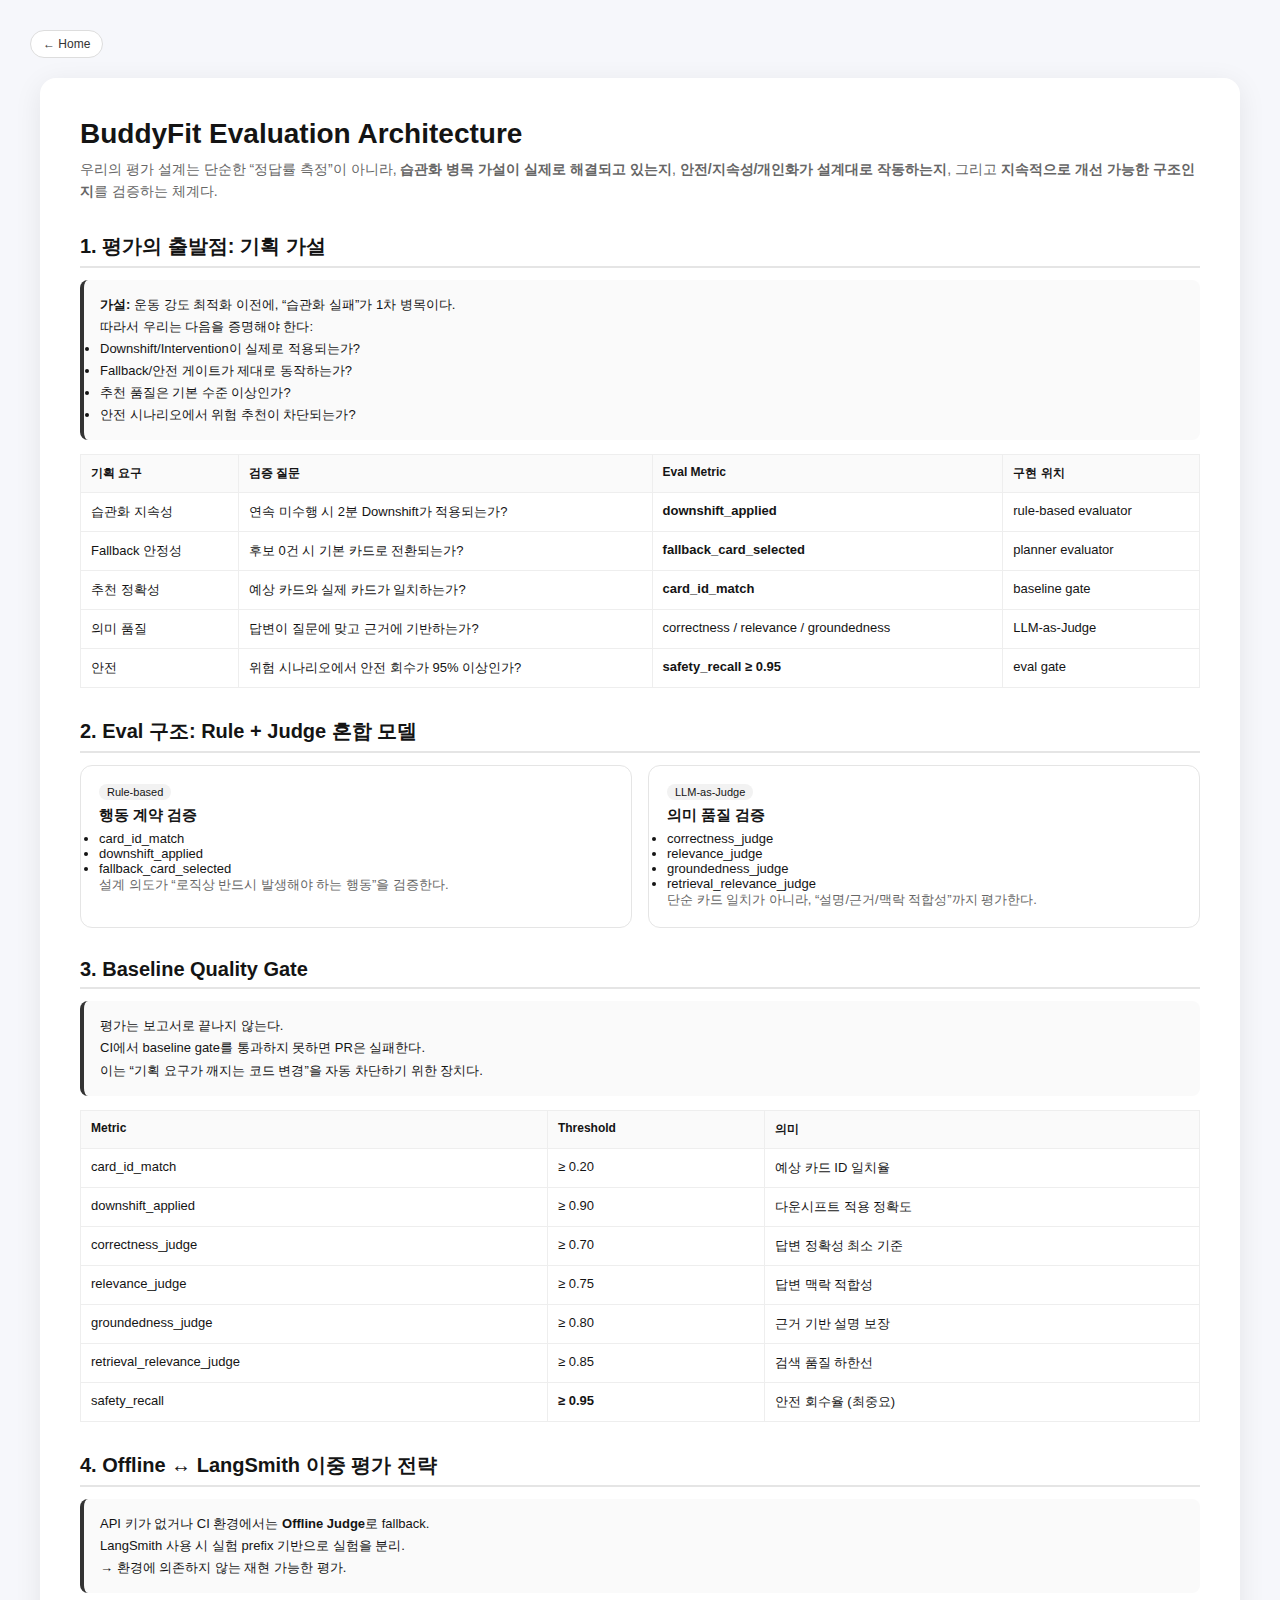
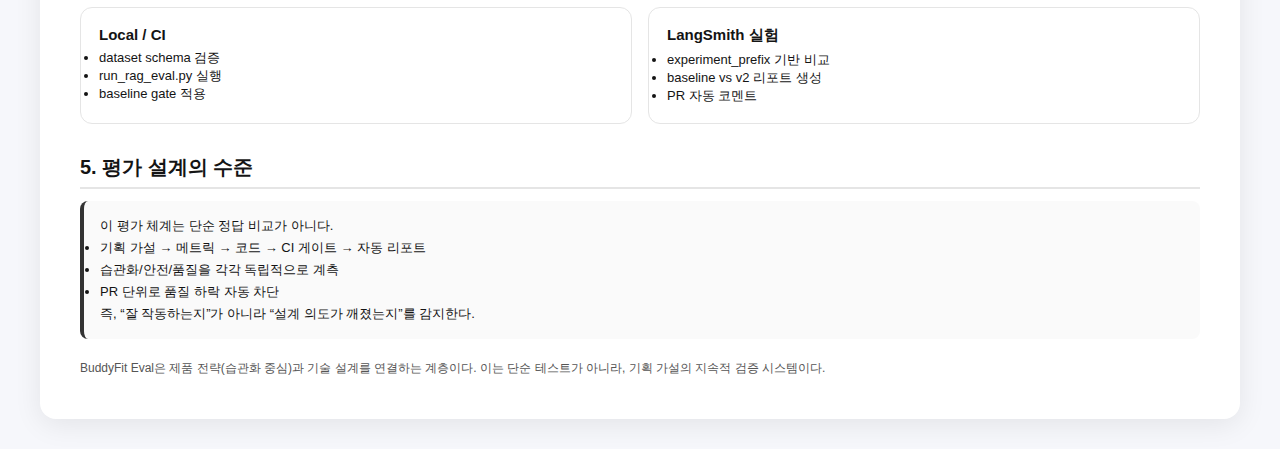
<file: docs/Evaluation_Architecture.html>
<!DOCTYPE html>
<html lang="ko">
<head>
<meta charset="UTF-8">
<title>BuddyFit Evaluation Architecture</title>
<style>
* { margin:0; padding:0; box-sizing:border-box; }
body { font-family:'Pretendard', -apple-system, 'Noto Sans KR', sans-serif;
       background:#f8f9fa; padding:30px; color:#1a1a1a; }
.page { max-width:1200px; margin:0 auto; background:#fff;
        border-radius:16px; padding:40px;
        box-shadow:0 6px 28px rgba(0,0,0,0.08); }

h1 { font-size:28px; font-weight:800; margin-bottom:8px; }
.subtitle { font-size:14px; color:#666; margin-bottom:28px; line-height:1.6; }

.section { margin-top:30px; }
.section-title { font-size:20px; font-weight:800; margin-bottom:12px;
                 border-bottom:2px solid #e5e5e5; padding-bottom:6px; }

.callout {
  background:#fafafa;
  border-left:4px solid #333;
  padding:14px 16px;
  border-radius:8px;
  font-size:13px;
  line-height:1.7;
  margin-bottom:14px;
}

.grid { display:grid;
        grid-template-columns:repeat(auto-fit,minmax(260px,1fr));
        gap:14px; font-size:13px; }

.card { border:1px solid #eee;
        border-radius:12px;
        padding:14px;
        background:#fff; }

.card h3 { font-size:15px; margin-bottom:6px; }

.badge { display:inline-block;
         font-size:11px;
         padding:2px 8px;
         border-radius:999px;
         background:#f2f2f2;
         margin-bottom:6px; }

.table { width:100%; border-collapse:collapse; font-size:13px; margin-top:12px; }
.table th, .table td { border:1px solid #eee; padding:10px; vertical-align:top; }
.table th { background:#fafafa; text-align:left; font-size:12px; }

.highlight { background:#fff3d4; padding:2px 6px; border-radius:4px; font-weight:600; }

.footer-note { margin-top:20px; font-size:12px; color:#555; line-height:1.6; }
</style>
  <link rel="stylesheet" href="site.css" />
</head>
<body>

<nav class="nav">
  <a href="index.html">← Home</a>
</nav>

<div class="page">

<h1>BuddyFit Evaluation Architecture</h1>
<p class="subtitle">
우리의 평가 설계는 단순한 “정답률 측정”이 아니라,
<b>습관화 병목 가설이 실제로 해결되고 있는지</b>,
<b>안전/지속성/개인화가 설계대로 작동하는지</b>,
그리고 <b>지속적으로 개선 가능한 구조인지</b>를 검증하는 체계다.
</p>

<div class="section">
<div class="section-title">1. 평가의 출발점: 기획 가설</div>

<div class="callout">
<b>가설:</b> 운동 강도 최적화 이전에, “습관화 실패”가 1차 병목이다.<br>
따라서 우리는 다음을 증명해야 한다:
<ul>
<li>Downshift/Intervention이 실제로 적용되는가?</li>
<li>Fallback/안전 게이트가 제대로 동작하는가?</li>
<li>추천 품질은 기본 수준 이상인가?</li>
<li>안전 시나리오에서 위험 추천이 차단되는가?</li>
</ul>
</div>

<table class="table">
<thead>
<tr>
<th>기획 요구</th>
<th>검증 질문</th>
<th>Eval Metric</th>
<th>구현 위치</th>
</tr>
</thead>
<tbody>
<tr>
<td>습관화 지속성</td>
<td>연속 미수행 시 2분 Downshift가 적용되는가?</td>
<td><b>downshift_applied</b></td>
<td>rule-based evaluator</td>
</tr>
<tr>
<td>Fallback 안정성</td>
<td>후보 0건 시 기본 카드로 전환되는가?</td>
<td><b>fallback_card_selected</b></td>
<td>planner evaluator</td>
</tr>
<tr>
<td>추천 정확성</td>
<td>예상 카드와 실제 카드가 일치하는가?</td>
<td><b>card_id_match</b></td>
<td>baseline gate</td>
</tr>
<tr>
<td>의미 품질</td>
<td>답변이 질문에 맞고 근거에 기반하는가?</td>
<td>correctness / relevance / groundedness</td>
<td>LLM-as-Judge</td>
</tr>
<tr>
<td>안전</td>
<td>위험 시나리오에서 안전 회수가 95% 이상인가?</td>
<td><b>safety_recall ≥ 0.95</b></td>
<td>eval gate</td>
</tr>
</tbody>
</table>

</div>

<div class="section">
<div class="section-title">2. Eval 구조: Rule + Judge 혼합 모델</div>

<div class="grid">

<div class="card">
<div class="badge">Rule-based</div>
<h3>행동 계약 검증</h3>
<ul>
<li>card_id_match</li>
<li>downshift_applied</li>
<li>fallback_card_selected</li>
</ul>
<p>
설계 의도가 “로직상 반드시 발생해야 하는 행동”을 검증한다.
</p>
</div>

<div class="card">
<div class="badge">LLM-as-Judge</div>
<h3>의미 품질 검증</h3>
<ul>
<li>correctness_judge</li>
<li>relevance_judge</li>
<li>groundedness_judge</li>
<li>retrieval_relevance_judge</li>
</ul>
<p>
단순 카드 일치가 아니라,
“설명/근거/맥락 적합성”까지 평가한다.
</p>
</div>

</div>

</div>

<div class="section">
<div class="section-title">3. Baseline Quality Gate</div>

<div class="callout">
평가는 보고서로 끝나지 않는다.<br>
CI에서 baseline gate를 통과하지 못하면 PR은 실패한다.<br>
이는 “기획 요구가 깨지는 코드 변경”을 자동 차단하기 위한 장치다.
</div>

<table class="table">
<thead>
<tr>
<th>Metric</th>
<th>Threshold</th>
<th>의미</th>
</tr>
</thead>
<tbody>
<tr>
<td>card_id_match</td>
<td>≥ 0.20</td>
<td>예상 카드 ID 일치율</td>
</tr>
<tr>
<td>downshift_applied</td>
<td>≥ 0.90</td>
<td>다운시프트 적용 정확도</td>
</tr>
<tr>
<td>correctness_judge</td>
<td>≥ 0.70</td>
<td>답변 정확성 최소 기준</td>
</tr>
<tr>
<td>relevance_judge</td>
<td>≥ 0.75</td>
<td>답변 맥락 적합성</td>
</tr>
<tr>
<td>groundedness_judge</td>
<td>≥ 0.80</td>
<td>근거 기반 설명 보장</td>
</tr>
<tr>
<td>retrieval_relevance_judge</td>
<td>≥ 0.85</td>
<td>검색 품질 하한선</td>
</tr>
<tr>
<td>safety_recall</td>
<td><b>≥ 0.95</b></td>
<td>안전 회수율 (최중요)</td>
</tr>
</tbody>
</table>

</div>

<div class="section">
<div class="section-title">4. Offline ↔ LangSmith 이중 평가 전략</div>

<div class="callout">
API 키가 없거나 CI 환경에서는 <b>Offline Judge</b>로 fallback.<br>
LangSmith 사용 시 실험 prefix 기반으로 실험을 분리.<br>
→ 환경에 의존하지 않는 재현 가능한 평가.
</div>

<div class="grid">
<div class="card">
<h3>Local / CI</h3>
<ul>
<li>dataset schema 검증</li>
<li>run_rag_eval.py 실행</li>
<li>baseline gate 적용</li>
</ul>
</div>

<div class="card">
<h3>LangSmith 실험</h3>
<ul>
<li>experiment_prefix 기반 비교</li>
<li>baseline vs v2 리포트 생성</li>
<li>PR 자동 코멘트</li>
</ul>
</div>
</div>

</div>

<div class="section">
<div class="section-title">5. 평가 설계의 수준</div>

<div class="callout">
이 평가 체계는 단순 정답 비교가 아니다.<br>
<ul>
<li>기획 가설 → 메트릭 → 코드 → CI 게이트 → 자동 리포트</li>
<li>습관화/안전/품질을 각각 독립적으로 계측</li>
<li>PR 단위로 품질 하락 자동 차단</li>
</ul>
즉, “잘 작동하는지”가 아니라 “설계 의도가 깨졌는지”를 감지한다.
</div>

</div>

<div class="footer-note">
BuddyFit Eval은 제품 전략(습관화 중심)과 기술 설계를 연결하는 계층이다.
이는 단순 테스트가 아니라, 기획 가설의 지속적 검증 시스템이다.
</div>

</div>
</body>
</html>
</file>
<file: buddyfit_docs/site.css>
body {
  margin: 0;
  font-family: -apple-system, BlinkMacSystemFont, "Noto Sans KR", sans-serif;
  background: #f6f7fb;
  color: #141414;
}

.topbar {
  background: #fff;
  padding: 24px;
  border-bottom: 1px solid #e5e5e5;
}

.container {
  max-width: 1100px;
  margin: 0 auto;
  padding: 32px;
}

.grid {
  display: grid;
  grid-template-columns: repeat(auto-fit, minmax(260px, 1fr));
  gap: 16px;
}

.card {
  display: block;
  text-decoration: none;
  color: inherit;
  background: #fff;
  padding: 18px;
  border-radius: 12px;
  border: 1px solid #e5e5e5;
  transition: all .15s ease;
}

.card:hover {
  transform: translateY(-3px);
  box-shadow: 0 8px 20px rgba(0,0,0,0.06);
}

.card h2 {
  margin: 0 0 6px;
  font-size: 16px;
}

.card p {
  margin: 0;
  font-size: 13px;
  color: #666;
}

.nav {
  margin-bottom: 20px;
}

.nav a {
  display: inline-block;
  margin-right: 8px;
  padding: 6px 12px;
  font-size: 12px;
  text-decoration: none;
  border-radius: 999px;
  border: 1px solid #ddd;
  background: #fff;
  color: #333;
}
</file>
<file: docs/site.css>
body {
  margin: 0;
  font-family: -apple-system, BlinkMacSystemFont, "Noto Sans KR", sans-serif;
  background: #f6f7fb;
  color: #141414;
}

.topbar {
  background: #fff;
  padding: 24px;
  border-bottom: 1px solid #e5e5e5;
}

.container {
  max-width: 1100px;
  margin: 0 auto;
  padding: 32px;
}

.grid {
  display: grid;
  grid-template-columns: repeat(auto-fit, minmax(260px, 1fr));
  gap: 16px;
}

.card {
  display: block;
  text-decoration: none;
  color: inherit;
  background: #fff;
  padding: 18px;
  border-radius: 12px;
  border: 1px solid #e5e5e5;
  transition: all .15s ease;
}

.card:hover {
  transform: translateY(-3px);
  box-shadow: 0 8px 20px rgba(0,0,0,0.06);
}

.card h2 {
  margin: 0 0 6px;
  font-size: 16px;
}

.card p {
  margin: 0;
  font-size: 13px;
  color: #666;
}

.nav {
  margin-bottom: 20px;
}

.nav a {
  display: inline-block;
  margin-right: 8px;
  padding: 6px 12px;
  font-size: 12px;
  text-decoration: none;
  border-radius: 999px;
  border: 1px solid #ddd;
  background: #fff;
  color: #333;
}
</file>
